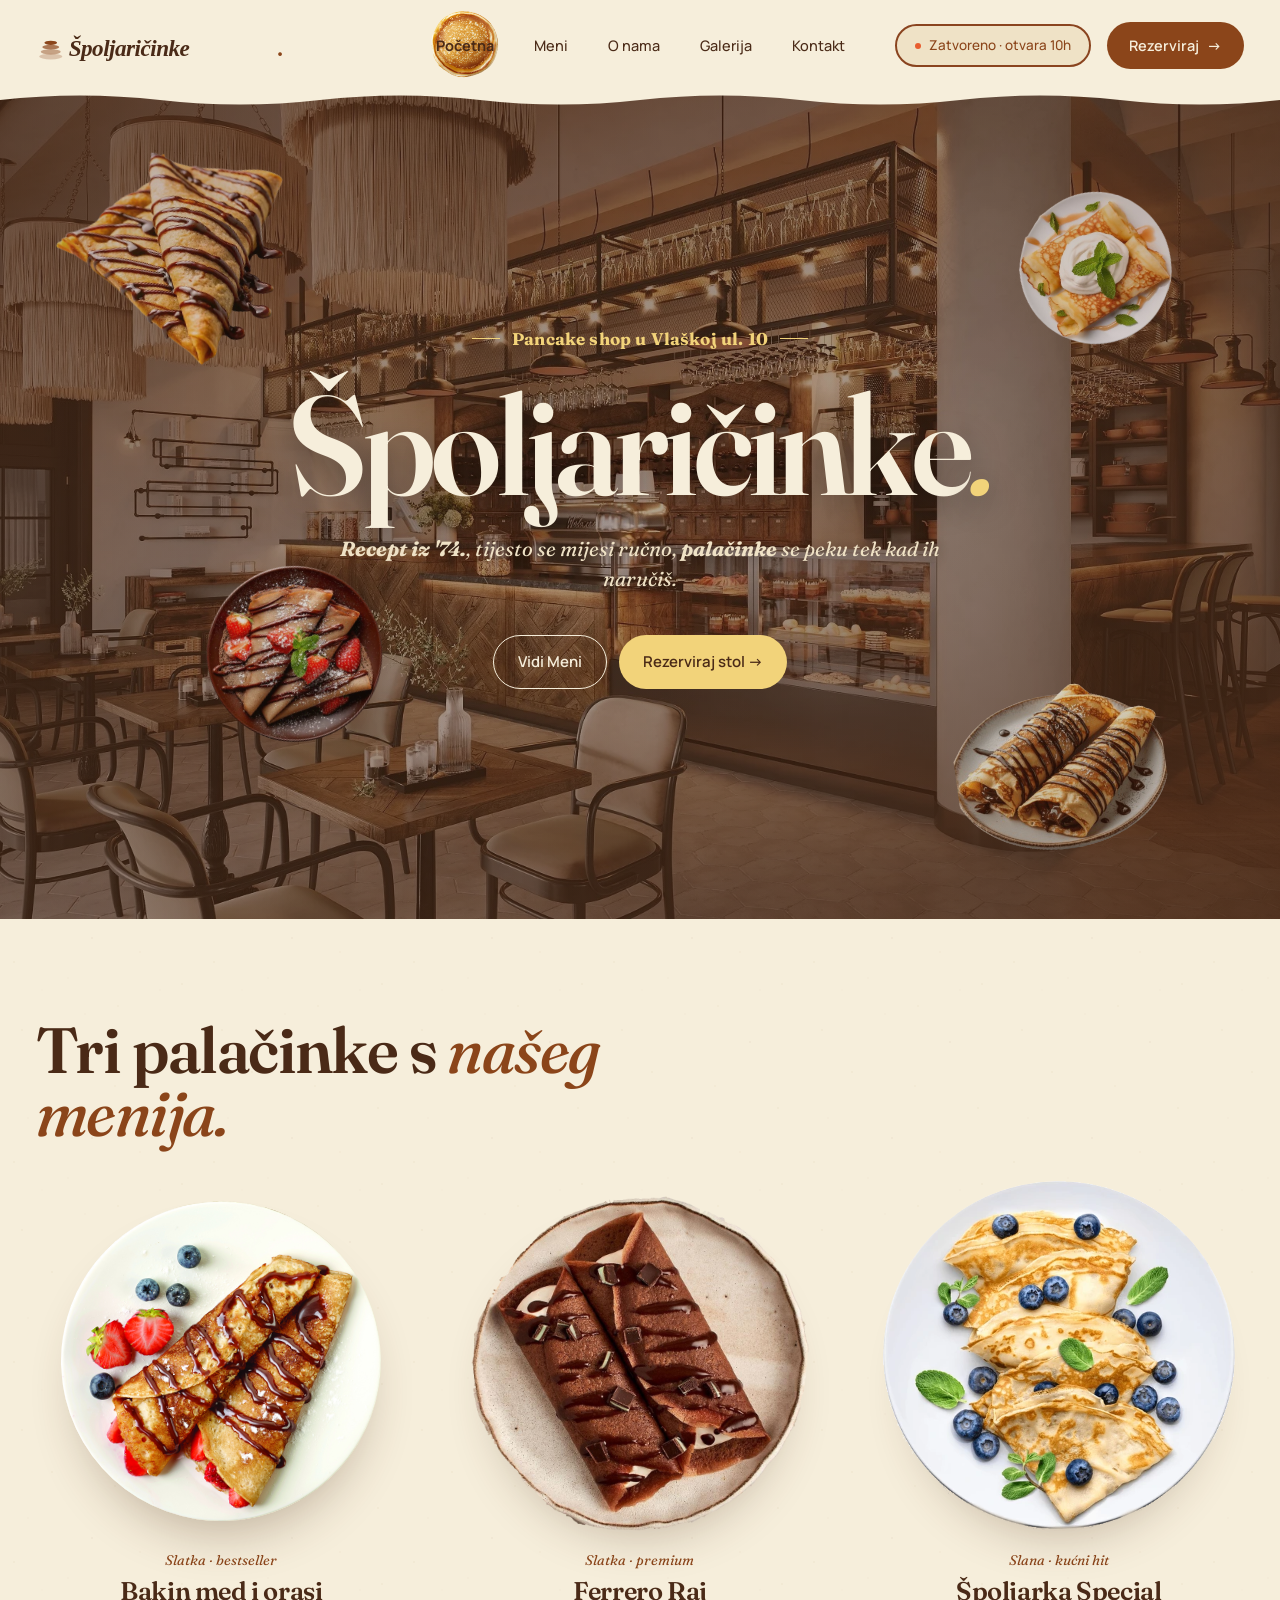
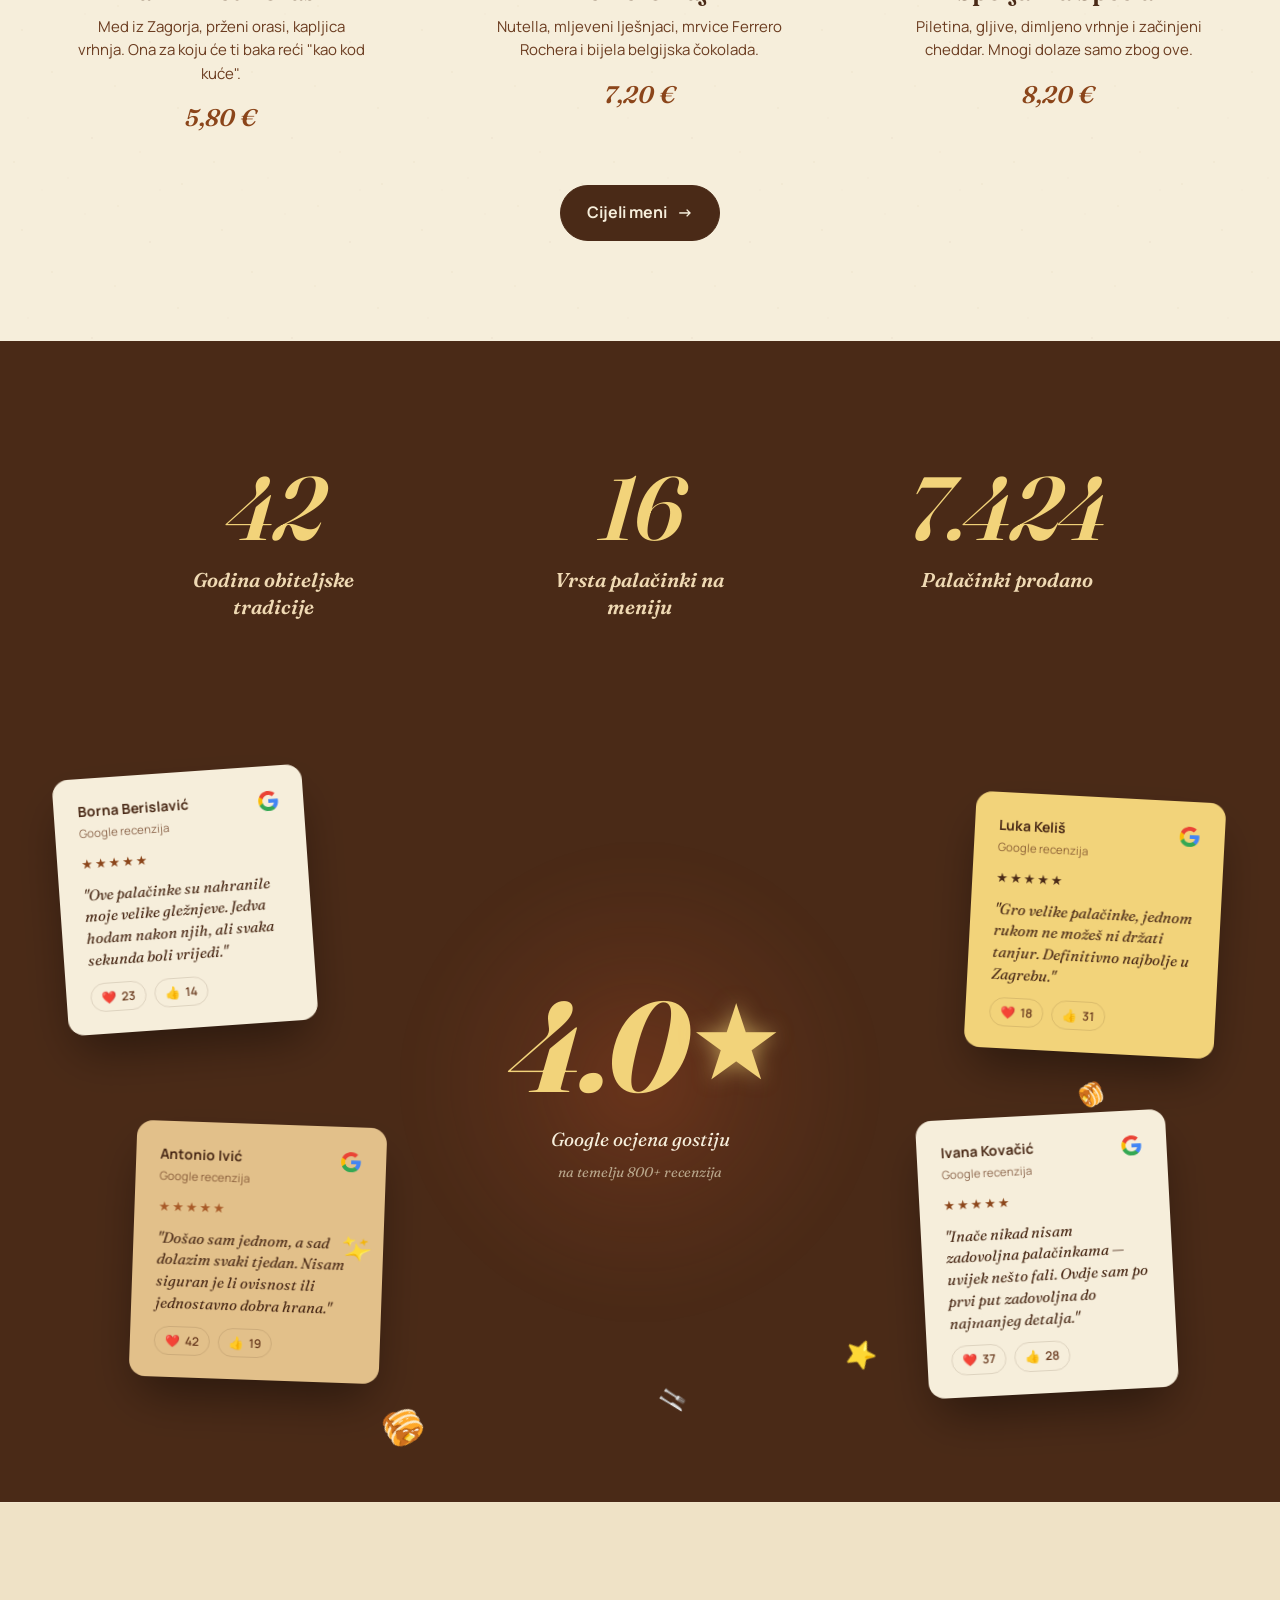
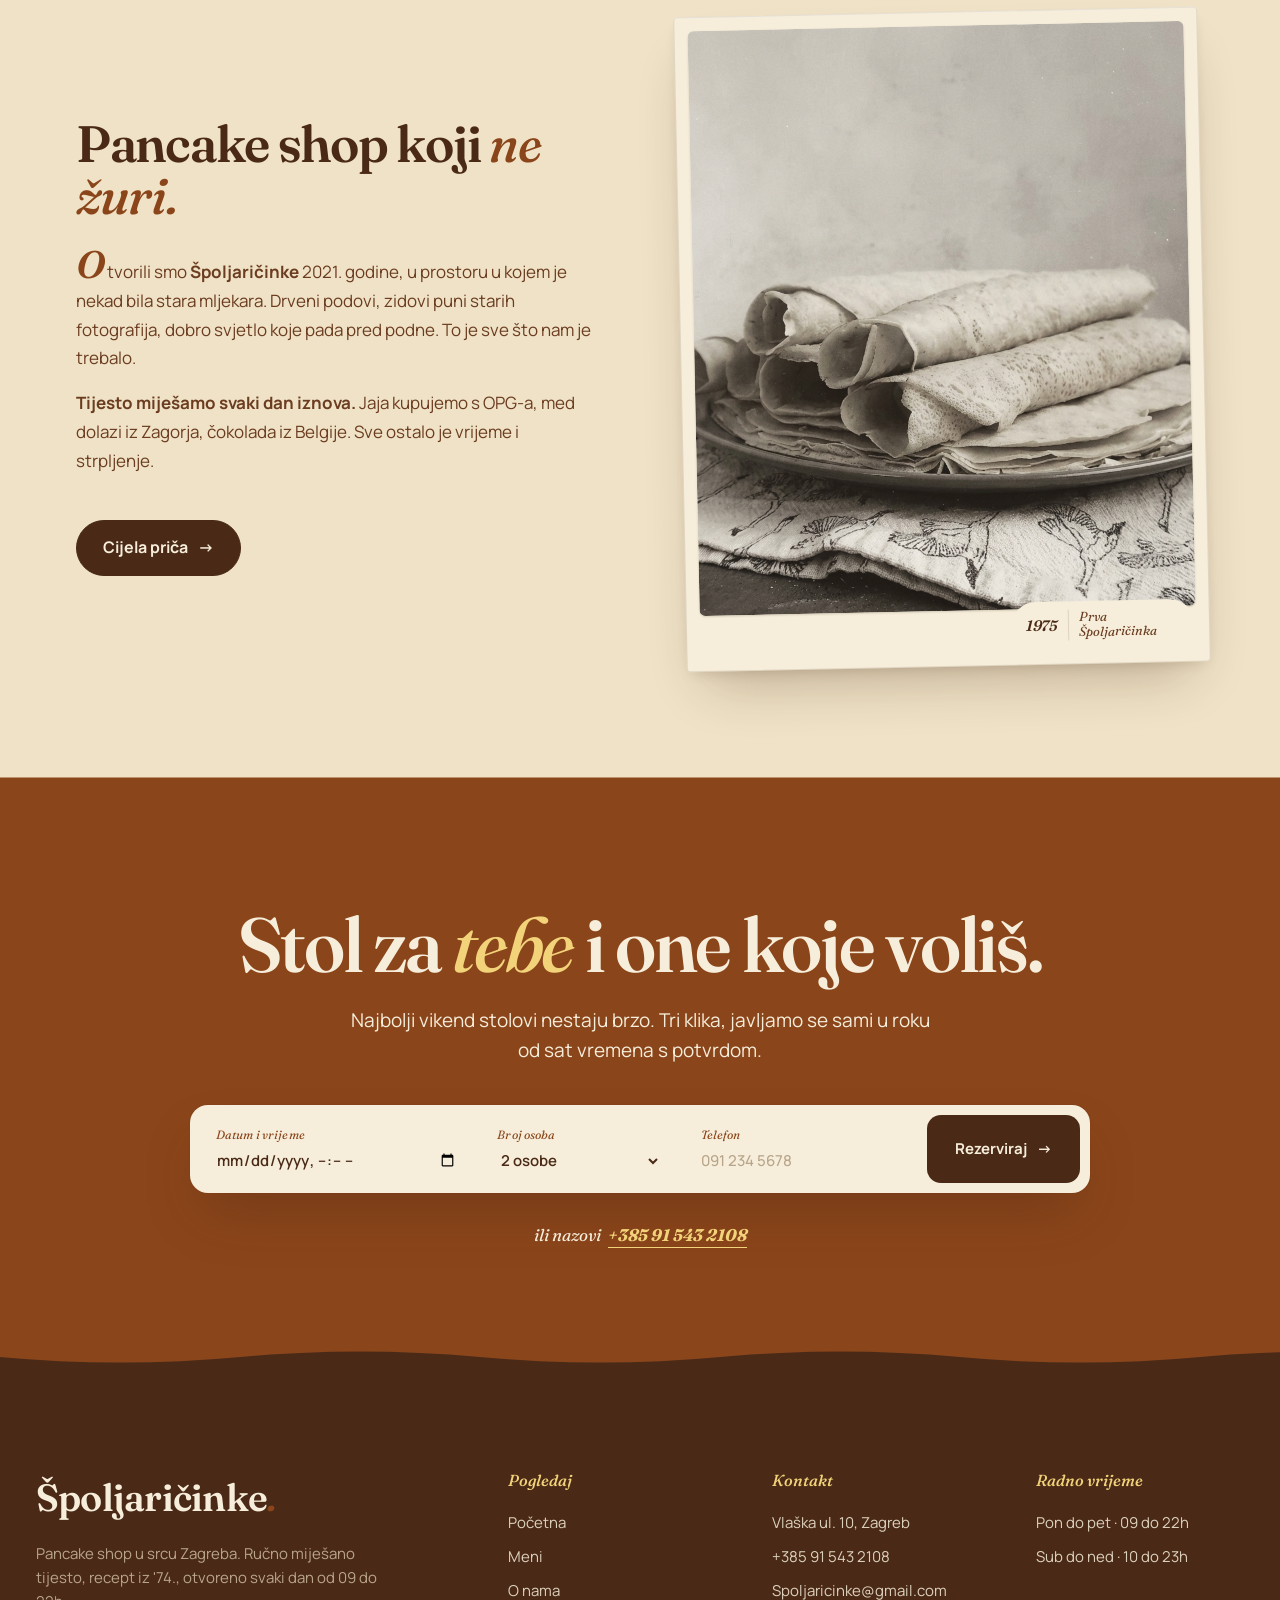
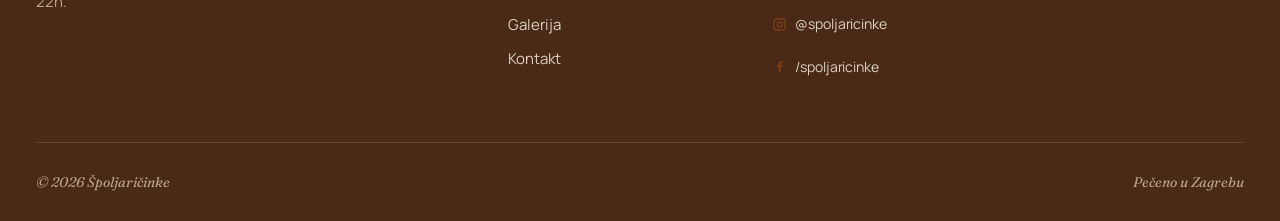
<file: index.html>
<!DOCTYPE html>
<html lang="hr">
<head>
  <meta charset="UTF-8" />
  <meta name="viewport" content="width=device-width, initial-scale=1.0" />
  <title>Špoljaričinke · Pancake shop u Vlaškoj ul. 10, Zagreb</title>
  <link rel="icon" type="image/png" href="slike/navbar_selector.png">
  <link rel="apple-touch-icon" href="slike/navbar_selector.png">
  <meta name="description" content="Špoljaričinke – pancake shop u Vlaškoj ul. 10, Zagreb. Slatke i slane palačinke, recept iz 1974., tijesto ručno miješano svaki dan. Rezerviraj stol online.">
  <meta name="keywords" content="palačinke Zagreb, pancake shop Zagreb, Špoljaričinke, Vlaška ulica Zagreb, domaće palačinke, slatke palačinke, slane palačinke">
  <meta name="author" content="Špoljaričinke">
  <meta name="robots" content="index, follow">
  <meta property="og:type" content="website">
  <meta property="og:site_name" content="Špoljaričinke">
  <meta property="og:title" content="Špoljaričinke · Pancake shop u Vlaškoj ul. 10, Zagreb">
  <meta property="og:description" content="Slatke i slane palačinke, recept iz 1974. Tijesto ručno miješano svaki dan. Dođi u Vlašku ul. 10, Zagreb – rezerviraj stol online.">
  <meta property="og:image" content="slike/hero-bg.webp">
  <meta property="og:locale" content="hr_HR">
  <meta name="twitter:card" content="summary_large_image">
  <meta name="twitter:title" content="Špoljaričinke · Pancake shop Zagreb">
  <meta name="twitter:description" content="Slatke i slane palačinke, recept iz 1974. Rezerviraj stol u Vlaškoj ul. 10, Zagreb.">
  <meta name="twitter:image" content="slike/hero-bg.webp">
  <link rel="preconnect" href="https://fonts.googleapis.com">
  <link rel="preconnect" href="https://fonts.gstatic.com" crossorigin>
  <link href="https://fonts.googleapis.com/css2?family=Caveat:wght@400;700&family=Manrope:wght@400;500;600;700&family=Fraunces:ital,opsz,wght@0,9..144,400;0,9..144,500;0,9..144,600;0,9..144,700;1,9..144,500;1,9..144,600&display=swap" rel="stylesheet">
  <link rel="stylesheet" href="style.css" />
  <script type="application/ld+json">
  {
    "@context": "https://schema.org",
    "@type": "Restaurant",
    "name": "Špoljaričinke",
    "description": "Pancake shop u Vlaškoj ul. 10, Zagreb. Slatke i slane palačinke, recept iz 1974., tijesto ručno miješano svaki dan.",
    "url": "https://www.spoljaricinke.hr",
    "email": "Spoljaricinke@gmail.com",
    "telephone": "+385915432108",
    "address": {
      "@type": "PostalAddress",
      "streetAddress": "Vlaška ul. 10",
      "addressLocality": "Zagreb",
      "postalCode": "10000",
      "addressCountry": "HR"
    },
    "openingHoursSpecification": [
      {
        "@type": "OpeningHoursSpecification",
        "dayOfWeek": ["Monday","Tuesday","Wednesday","Thursday","Friday"],
        "opens": "09:00",
        "closes": "22:00"
      },
      {
        "@type": "OpeningHoursSpecification",
        "dayOfWeek": ["Saturday","Sunday"],
        "opens": "10:00",
        "closes": "23:00"
      }
    ],
    "servesCuisine": ["Palačinke", "Croatian"],
    "priceRange": "€€",
    "image": "slike/hero-bg.webp",
    "aggregateRating": {
      "@type": "AggregateRating",
      "ratingValue": "4.9",
      "reviewCount": "800"
    },
    "sameAs": [
      "https://instagram.com/spoljaricinke",
      "https://facebook.com/spoljaricinke"
    ]
  }
  </script>
</head>
<body>

  <div class="fork-cursor" aria-hidden="true">🍴</div>

  <nav class="main">
    <a href="index.html" class="brand"><img src="slike/logo.svg" alt="Špoljaričinke" class="brand-logo" title="Špoljaričinke – Pancake shop, Vlaška ul. 10, Zagreb"></a>
    <ul class="menu">
      <li><a href="index.html" class="on">Početna</a></li>
      <li><a href="meni.html">Meni</a></li>
      <li><a href="o-nama.html">O nama</a></li>
      <li><a href="galerija.html">Galerija</a></li>
      <li><a href="kontakt.html">Kontakt</a></li>
    </ul>
    <div class="nav-right">
      <span class="nav-status"><span class="dot"></span><span class="status-text">Otvaranje · 9h · Zatvaranje · 22h</span></span>
      <a href="kontakt.html" class="book">Rezerviraj <span class="arr">→</span></a>
      <button class="hamburger" id="hamburger" aria-label="Otvori izbornik" aria-expanded="false"><span></span><span></span></button>
    </div>
  </nav>
  <div class="mobile-nav" id="mobile-nav" aria-hidden="true">
    <nav class="mobile-nav-links">
      <a href="index.html">Početna</a>
      <a href="meni.html">Meni</a>
      <a href="o-nama.html">O nama</a>
      <a href="galerija.html">Galerija</a>
      <a href="kontakt.html">Kontakt</a>
    </nav>
    <a href="kontakt.html" class="btn mobile-nav-cta">Rezerviraj stol →</a>
    <span class="mobile-nav-status"><span class="dot"></span><span class="status-text">Otvaranje · 9h · Zatvaranje · 22h</span></span>
  </div>

  <!-- HERO — centered spread -->
  <header class="hero">
    <img class="float p1" src="slike/hero-pg1.png" alt="">
    <img class="float p2" src="slike/hero-pg2.png" alt="">
    <img class="float p3" src="slike/hero-pg3.png" alt="">
    <img class="float p4" src="slike/hero-pg4.png" alt="">

    <div class="hero-content">
      <span class="hero-eyebrow">Pancake shop u Vlaškoj ul. 10</span>
      <h1 class="hero-title">Špoljaričinke<i>.</i></h1>
      <p class="hero-sub"><strong>Recept iz '74.</strong>, tijesto se mijesi ručno, <strong>palačinke</strong> se peku tek kad ih naručiš.</p>
      <div class="hero-actions">
        <a href="meni.html" class="btn btn-ghost">Vidi Meni</a>
        <a href="kontakt.html" class="btn btn-primary">Rezerviraj stol →</a>
      </div>
    </div>
  </header>

  <main>

  <!-- TODAY (3 featured dishes) -->
  <section class="today">
    <div class="section-head fade-up">
      <h2>Tri palačinke s <i>našeg menija.</i></h2>
    </div>

    <div class="plates fade-up">
      <article class="plate">
        <div class="plate-circle">
          <img loading="lazy" class="plate-img" src="slike/palacinka1.png" alt="Bakin med i orasi" title="Bakin med i orasi – bestseller palačinka s medom iz Zagorja">
        </div>
        <span class="plate-cat">Slatka · bestseller</span>
        <h3 class="plate-name">Bakin med i orasi</h3>
        <p class="plate-desc">Med iz Zagorja, prženi orasi, kapljica vrhnja. Ona za koju će ti baka reći "kao kod kuće".</p>
        <span class="plate-price">5,80 €</span>
      </article>

      <article class="plate">
        <div class="plate-circle">
          <img loading="lazy" class="plate-img" src="slike/palacinka2.png" alt="Ferrero Raj" title="Ferrero Raj – premium slatka palačinka s Nutellom i lješnjacima">
        </div>
        <span class="plate-cat">Slatka · premium</span>
        <h3 class="plate-name">Ferrero Raj</h3>
        <p class="plate-desc">Nutella, mljeveni lješnjaci, mrvice Ferrero Rochera i bijela belgijska čokolada.</p>
        <span class="plate-price">7,20 €</span>
      </article>

      <article class="plate">
        <div class="plate-circle">
          <img loading="lazy" class="plate-img" src="slike/PALACINKA3.png" alt="Špoljarka Special" title="Špoljarka Special – slana palačinka s piletinom, gljivama i cheddarom">
        </div>
        <span class="plate-cat">Slana · kućni hit</span>
        <h3 class="plate-name">Špoljarka Special</h3>
        <p class="plate-desc">Piletina, gljive, dimljeno vrhnje i začinjeni cheddar. Mnogi dolaze samo zbog ove.</p>
        <span class="plate-price">8,20 €</span>
      </article>
    </div>

    <div class="today-foot fade-up">
      <a href="meni.html" class="see-all">Cijeli meni <span>→</span></a>
    </div>
  </section>

  <!-- STATS + RATING COLLAGE -->
  <section class="stats">
    <div class="stats-inner">
      <div class="stat fade-up">
        <span class="stat-num" id="stat-years">52</span>
        <span class="stat-label">Godina obiteljske tradicije</span>
      </div>
      <div class="stat fade-up">
        <span class="stat-num" id="stat-types">14</span>
        <span class="stat-label">Vrsta palačinki na meniju</span>
      </div>
      <div class="stat fade-up">
        <span class="stat-num counter" id="counter" data-start="40127">40.127</span>
        <span class="stat-label">Palačinki prodano</span>
      </div>
    </div>

    <div class="rating-block" id="rating-block">
      <div class="review review-1" data-rot="-4">
        <div class="rev-header">
          <div><span class="reviewer">Borna Berislavić</span><span class="rev-source">Google recenzija</span></div>
          <svg class="rev-g" viewBox="0 0 24 24" xmlns="http://www.w3.org/2000/svg"><path d="M22.56 12.25c0-.78-.07-1.53-.2-2.25H12v4.26h5.92c-.26 1.37-1.04 2.53-2.21 3.31v2.77h3.57c2.08-1.92 3.28-4.74 3.28-8.09z" fill="#4285F4"/><path d="M12 23c2.97 0 5.46-.98 7.28-2.66l-3.57-2.77c-.98.66-2.23 1.06-3.71 1.06-2.86 0-5.29-1.93-6.16-4.53H2.18v2.84C3.99 20.53 7.7 23 12 23z" fill="#34A853"/><path d="M5.84 14.09c-.22-.66-.35-1.36-.35-2.09s.13-1.43.35-2.09V7.07H2.18C1.43 8.55 1 10.22 1 12s.43 3.45 1.18 4.93l2.85-2.22.81-.62z" fill="#FBBC05"/><path d="M12 5.38c1.62 0 3.06.56 4.21 1.64l3.15-3.15C17.45 2.09 14.97 1 12 1 7.7 1 3.99 3.47 2.18 7.07l3.66 2.84c.87-2.6 3.3-4.53 6.16-4.53z" fill="#EA4335"/></svg>
        </div>
        <div class="stars">★★★★★</div>
        <p>"Ove palačinke su nahranile moje velike gležnjeve. Jedva hodam nakon njih, ali svaka sekunda boli vrijedi."</p>
        <div class="rev-reactions">
          <button class="rev-react" aria-label="Sviđa mi se">❤️ <span>23</span></button>
          <button class="rev-react" aria-label="Korisno">👍 <span>14</span></button>
        </div>
      </div>
      <div class="review review-2" data-rot="3">
        <div class="rev-header">
          <div><span class="reviewer">Luka Keliš</span><span class="rev-source">Google recenzija</span></div>
          <svg class="rev-g" viewBox="0 0 24 24" xmlns="http://www.w3.org/2000/svg"><path d="M22.56 12.25c0-.78-.07-1.53-.2-2.25H12v4.26h5.92c-.26 1.37-1.04 2.53-2.21 3.31v2.77h3.57c2.08-1.92 3.28-4.74 3.28-8.09z" fill="#4285F4"/><path d="M12 23c2.97 0 5.46-.98 7.28-2.66l-3.57-2.77c-.98.66-2.23 1.06-3.71 1.06-2.86 0-5.29-1.93-6.16-4.53H2.18v2.84C3.99 20.53 7.7 23 12 23z" fill="#34A853"/><path d="M5.84 14.09c-.22-.66-.35-1.36-.35-2.09s.13-1.43.35-2.09V7.07H2.18C1.43 8.55 1 10.22 1 12s.43 3.45 1.18 4.93l2.85-2.22.81-.62z" fill="#FBBC05"/><path d="M12 5.38c1.62 0 3.06.56 4.21 1.64l3.15-3.15C17.45 2.09 14.97 1 12 1 7.7 1 3.99 3.47 2.18 7.07l3.66 2.84c.87-2.6 3.3-4.53 6.16-4.53z" fill="#EA4335"/></svg>
        </div>
        <div class="stars">★★★★★</div>
        <p>"Gro velike palačinke, jednom rukom ne možeš ni držati tanjur. Definitivno najbolje u Zagrebu."</p>
        <div class="rev-reactions">
          <button class="rev-react" aria-label="Sviđa mi se">❤️ <span>18</span></button>
          <button class="rev-react" aria-label="Korisno">👍 <span>31</span></button>
        </div>
      </div>

      <div class="rating-center">
        <span class="rating-num"><span id="rating-value">0.0</span><span class="star">★</span></span>
        <div class="rating-label">Google ocjena gostiju</div>
        <div class="rating-sub">na temelju 800+ recenzija</div>
      </div>

      <div class="review review-3" data-rot="2">
        <div class="rev-header">
          <div><span class="reviewer">Antonio Ivić</span><span class="rev-source">Google recenzija</span></div>
          <svg class="rev-g" viewBox="0 0 24 24" xmlns="http://www.w3.org/2000/svg"><path d="M22.56 12.25c0-.78-.07-1.53-.2-2.25H12v4.26h5.92c-.26 1.37-1.04 2.53-2.21 3.31v2.77h3.57c2.08-1.92 3.28-4.74 3.28-8.09z" fill="#4285F4"/><path d="M12 23c2.97 0 5.46-.98 7.28-2.66l-3.57-2.77c-.98.66-2.23 1.06-3.71 1.06-2.86 0-5.29-1.93-6.16-4.53H2.18v2.84C3.99 20.53 7.7 23 12 23z" fill="#34A853"/><path d="M5.84 14.09c-.22-.66-.35-1.36-.35-2.09s.13-1.43.35-2.09V7.07H2.18C1.43 8.55 1 10.22 1 12s.43 3.45 1.18 4.93l2.85-2.22.81-.62z" fill="#FBBC05"/><path d="M12 5.38c1.62 0 3.06.56 4.21 1.64l3.15-3.15C17.45 2.09 14.97 1 12 1 7.7 1 3.99 3.47 2.18 7.07l3.66 2.84c.87-2.6 3.3-4.53 6.16-4.53z" fill="#EA4335"/></svg>
        </div>
        <div class="stars">★★★★★</div>
        <p>"Došao sam jednom, a sad dolazim svaki tjedan. Nisam siguran je li ovisnost ili jednostavno dobra hrana."</p>
        <div class="rev-reactions">
          <button class="rev-react" aria-label="Sviđa mi se">❤️ <span>42</span></button>
          <button class="rev-react" aria-label="Korisno">👍 <span>19</span></button>
        </div>
      </div>
      <div class="review review-4" data-rot="-3">
        <div class="rev-header">
          <div><span class="reviewer">Ivana Kovačić</span><span class="rev-source">Google recenzija</span></div>
          <svg class="rev-g" viewBox="0 0 24 24" xmlns="http://www.w3.org/2000/svg"><path d="M22.56 12.25c0-.78-.07-1.53-.2-2.25H12v4.26h5.92c-.26 1.37-1.04 2.53-2.21 3.31v2.77h3.57c2.08-1.92 3.28-4.74 3.28-8.09z" fill="#4285F4"/><path d="M12 23c2.97 0 5.46-.98 7.28-2.66l-3.57-2.77c-.98.66-2.23 1.06-3.71 1.06-2.86 0-5.29-1.93-6.16-4.53H2.18v2.84C3.99 20.53 7.7 23 12 23z" fill="#34A853"/><path d="M5.84 14.09c-.22-.66-.35-1.36-.35-2.09s.13-1.43.35-2.09V7.07H2.18C1.43 8.55 1 10.22 1 12s.43 3.45 1.18 4.93l2.85-2.22.81-.62z" fill="#FBBC05"/><path d="M12 5.38c1.62 0 3.06.56 4.21 1.64l3.15-3.15C17.45 2.09 14.97 1 12 1 7.7 1 3.99 3.47 2.18 7.07l3.66 2.84c.87-2.6 3.3-4.53 6.16-4.53z" fill="#EA4335"/></svg>
        </div>
        <div class="stars">★★★★★</div>
        <p>"Inače nikad nisam zadovoljna palačinkama — uvijek nešto fali. Ovdje sam po prvi put zadovoljna do najmanjeg detalja."</p>
        <div class="rev-reactions">
          <button class="rev-react" aria-label="Sviđa mi se">❤️ <span>37</span></button>
          <button class="rev-react" aria-label="Korisno">👍 <span>28</span></button>
        </div>
      </div>
    </div>
  </section>

  <!-- STORY PREVIEW -->
  <section class="story">
    <div class="story-text fade-up">
      <h2>Pancake shop koji <i>ne žuri.</i></h2>
      <p>Otvorili smo <strong>Špoljaričinke</strong> 2021. godine, u prostoru u kojem je nekad bila stara mljekara. Drveni podovi, zidovi puni starih fotografija, dobro svjetlo koje pada pred podne. To je sve što nam je trebalo.</p>
      <p><strong>Tijesto miješamo svaki dan iznova.</strong> Jaja kupujemo s OPG-a, med dolazi iz Zagorja, čokolada iz Belgije. Sve ostalo je vrijeme i strpljenje.</p>
      <a href="o-nama.html" class="see-all story-cta">Cijela priča <span>→</span></a>
    </div>

    <div class="story-media fade-up">
      <div class="story-photo">
        <img src="slike/prva-palacinka.png" alt="Prva Špoljaričinka, 1975." title="Prva Špoljaričinka – obiteljski recept iz 1974." style="width:100%;height:100%;object-fit:cover;border-radius:6px;">
        <div class="photo-stamp" aria-hidden="true">
          <span class="stamp-year">1975</span>
          <span class="stamp-label">Prva Špoljaričinka</span>
        </div>
      </div>
    </div>
  </section>

  <!-- CTA — inline reservation -->
  <section class="cta">
    <div class="cta-inner">

      <h2 class="fade-up">Stol za <i>tebe</i> i one koje voliš.</h2>
      <p class="fade-up">Najbolji vikend stolovi nestaju brzo. Tri klika, javljamo se sami u roku od sat vremena s potvrdom.</p>

      <form class="quick-form fade-up" onsubmit="handleQuickBook(event)" novalidate>
        <div class="qf-row">
          <div class="qf-field">
            <label for="qf-date">Datum i vrijeme</label>
            <input type="datetime-local" id="qf-date" required>
          </div>
          <div class="qf-field">
            <label for="qf-people">Broj osoba</label>
            <select id="qf-people">
              <option>1 osoba</option>
              <option selected>2 osobe</option>
              <option>3 osobe</option>
              <option>4 osobe</option>
              <option>5+ osoba</option>
            </select>
          </div>
          <div class="qf-field">
            <label for="qf-phone">Telefon</label>
            <input type="tel" id="qf-phone" placeholder="091 234 5678" required>
          </div>
          <button type="submit" class="qf-submit">
            Rezerviraj
            <span class="qf-arr" aria-hidden="true">→</span>
          </button>
        </div>
        <div class="qf-success" role="status" aria-live="polite">
          ✓ Hvala! Javljamo ti se uskoro s potvrdom.
        </div>
      </form>

      <div class="cta-alt fade-up">
        ili nazovi <a href="tel:+385915432108">+385 91 543 2108</a>
      </div>
    </div>
  </section>

  </main>

  <!-- FOOTER -->
  <footer>
    <div class="foot-grid">
      <div>
        <div class="foot-brand">Špoljaričinke<i>.</i></div>
        <p class="foot-tag">Pancake shop u srcu Zagreba. Ručno miješano tijesto, recept iz '74., otvoreno svaki dan od 09 do 22h.</p>
      </div>
      <div class="foot-col">
        <h4>Pogledaj</h4>
        <a href="index.html">Početna</a>
        <a href="meni.html">Meni</a>
        <a href="o-nama.html">O nama</a>
        <a href="galerija.html">Galerija</a>
        <a href="kontakt.html">Kontakt</a>
      </div>
      <div class="foot-col">
        <h4>Kontakt</h4>
        <p>Vlaška ul. 10, Zagreb</p>
        <p>+385 91 543 2108</p>
        <a href="mailto:Spoljaricinke@gmail.com">Spoljaricinke@gmail.com</a>
        <div class="socials">
          <a href="https://instagram.com/spoljaricinke" target="_blank" rel="noopener" class="social">
            <svg viewBox="0 0 24 24" fill="none" stroke="currentColor" stroke-width="1.7" stroke-linecap="round" stroke-linejoin="round" aria-hidden="true"><rect x="3" y="3" width="18" height="18" rx="5"/><circle cx="12" cy="12" r="4"/><circle cx="17.5" cy="6.5" r="0.6" fill="currentColor" stroke="none"/></svg>
            <span>@spoljaricinke</span>
          </a>
          <a href="https://facebook.com/spoljaricinke" target="_blank" rel="noopener" class="social">
            <svg viewBox="0 0 24 24" fill="currentColor" aria-hidden="true"><path d="M13.5 21v-8h2.7l.4-3.1h-3.1V7.9c0-.9.25-1.5 1.55-1.5H17V3.6c-.3-.04-1.25-.13-2.36-.13-2.34 0-3.94 1.43-3.94 4.06v2.27H8v3.1h2.7V21h2.8z"/></svg>
            <span>/spoljaricinke</span>
          </a>
        </div>
      </div>
      <div class="foot-col">
        <h4>Radno vrijeme</h4>
        <p>Pon do pet · 09 do 22h</p>
        <p>Sub do ned · 10 do 23h</p>
      </div>
    </div>
    <div class="foot-bottom">
      <span>© 2026 Špoljaričinke</span>
      <span>Pečeno u Zagrebu</span>
    </div>
  </footer>

  <script>
    // Fork cursor — 1:1 follow + pop animation on plate enter
    (function () {
      const fork = document.querySelector('.fork-cursor');
      const plates = document.querySelectorAll('.plate-circle');
      if (!fork || !plates.length) return;

      function setPos(x, y) {
        fork.style.transform = `translate(${x}px, ${y}px) translate(-50%, -55%)`;
      }

      document.addEventListener('mousemove', (e) => setPos(e.clientX, e.clientY));

      plates.forEach(plate => {
        plate.addEventListener('mouseenter', (e) => {
          setPos(e.clientX, e.clientY);
          fork.classList.add('active');
        });
        plate.addEventListener('mouseleave', () => fork.classList.remove('active'));
      });
    })();

    // Inline reservation form submit
    function handleQuickBook(e) {
      e.preventDefault();
      const form = e.target;
      const success = form.querySelector('.qf-success');
      const date = form.querySelector('#qf-date');
      const phone = form.querySelector('#qf-phone');

      if (!date.value || !phone.value) {
        if (!date.value) date.focus();
        else phone.focus();
        return;
      }

      success.classList.add('show');
      form.querySelector('.qf-submit').disabled = true;
      form.querySelector('.qf-submit').textContent = '✓ Poslano';

      setTimeout(() => {
        form.reset();
        success.classList.remove('show');
        const btn = form.querySelector('.qf-submit');
        btn.disabled = false;
        btn.innerHTML = 'Rezerviraj <span class="qf-arr" aria-hidden="true">→</span>';
      }, 4500);
    }

    // Scroll reveals
    const io = new IntersectionObserver((entries) => {
      entries.forEach(e => {
        if (e.isIntersecting) {
          e.target.classList.add('in');
          io.unobserve(e.target);
        }
      });
    }, { threshold: 0.12, rootMargin: '0px 0px -60px 0px' });
    document.querySelectorAll('.fade-up').forEach(el => io.observe(el));

    // Rating count-up + reviews explode from center
    (function () {
      const ratingBlock = document.getElementById('rating-block');
      if (!ratingBlock) return;
      const reduced = window.matchMedia('(prefers-reduced-motion: reduce)').matches;

      function animateRating() {
        const el = document.getElementById('rating-value');
        if (!el) return;
        if (reduced) { el.textContent = '4.9'; return; }
        const target = 4.9;
        const duration = 1600;
        const start = performance.now();
        function step(now) {
          const t = Math.min((now - start) / duration, 1);
          const eased = 1 - Math.pow(1 - t, 3);
          el.textContent = (target * eased).toFixed(1);
          if (t < 1) requestAnimationFrame(step);
          else el.textContent = target.toFixed(1);
        }
        requestAnimationFrame(step);
      }

      function explode() {
        const center = ratingBlock.querySelector('.rating-center');
        const reviews = ratingBlock.querySelectorAll('.review');
        if (reduced) {
          reviews.forEach(r => {
            const rot = r.dataset.rot || 0;
            r.style.transform = `rotate(${rot}deg)`;
            r.style.opacity = '1';
            r.classList.add('placed');
          });
          return;
        }
        const centerRect = center.getBoundingClientRect();
        const cx = centerRect.left + centerRect.width / 2;
        const cy = centerRect.top + centerRect.height / 2;

        reviews.forEach((review, i) => {
          const r = review.getBoundingClientRect();
          const rx = r.left + r.width / 2;
          const ry = r.top + r.height / 2;
          const dx = cx - rx;
          const dy = cy - ry;
          const rot = review.dataset.rot || 0;

          // Initial: at center, scale 0, no rotation
          review.style.transition = 'none';
          review.style.transform = `translate(${dx}px, ${dy}px) scale(0.2) rotate(0deg)`;
          review.style.opacity = '0';
          void review.offsetWidth;

          // Trigger explode after stagger
          setTimeout(() => {
            review.style.transition =
              'transform 1100ms cubic-bezier(0.34, 1.42, 0.56, 1), opacity 480ms ease-out';
            review.style.transform = `translate(0, 0) scale(1) rotate(${rot}deg)`;
            review.style.opacity = '1';
            setTimeout(() => {
              review.classList.add('placed');
              review.style.transition = '';
              review.style.transform = `rotate(${rot}deg)`;
            }, 1120);
          }, 220 + i * 90);
        });

        // Emoji burst
        const emojis = ['🥞','❤️','⭐','🍴','🥞','✨','❤️','🍴','⭐','🥞','✨','🍴'];
        emojis.forEach((emoji, i) => {
          const el = document.createElement('span');
          el.className = 'emoji-particle';
          el.textContent = emoji;
          ratingBlock.appendChild(el);

          const angle = (i / emojis.length) * 360 + (Math.random() * 24 - 12);
          const dist  = 280 + Math.random() * 200;
          const rad   = angle * Math.PI / 180;
          const tx    = Math.cos(rad) * dist;
          const ty    = Math.sin(rad) * dist;
          const rot   = Math.random() * 360 - 180;
          const scale = 0.7 + Math.random() * 0.7;
          const delay = 280 + i * 55 + Math.random() * 80;
          const dur   = 700 + Math.random() * 400;

          el.style.transition = 'none';
          el.style.transform  = 'translate(-50%, -50%) scale(0)';
          el.style.opacity    = '0';
          void el.offsetWidth;

          setTimeout(() => {
            el.style.transition = `transform ${dur}ms cubic-bezier(0.22,1,0.36,1), opacity 280ms ease-out`;
            el.style.transform  = `translate(calc(-50% + ${tx}px), calc(-50% + ${ty}px)) scale(${scale}) rotate(${rot}deg)`;
            el.style.opacity    = '1';
            setTimeout(() => {
              el.style.transition = 'opacity 500ms ease-out';
              el.style.opacity    = '0';
              setTimeout(() => el.remove(), 550);
            }, dur + 600 + Math.random() * 300);
          }, delay);
        });
      }

      const ratingObserver = new IntersectionObserver((entries) => {
        entries.forEach(e => {
          if (e.isIntersecting) {
            animateRating();
            explode();
            ratingObserver.disconnect();
          }
        });
      }, { threshold: 0.25 });

      ratingObserver.observe(ratingBlock);
    })();

    // Stats — count-up + slot machine + live counter
    (function () {
      const statsSection = document.querySelector('.stats-inner');
      const yearEl    = document.getElementById('stat-years');
      const typeEl    = document.getElementById('stat-types');
      const counterEl = document.getElementById('counter');
      if (!statsSection) return;

      const fmt = x => x.toLocaleString('hr-HR');
      let animated = false;

      function countUp(el, target, duration, format, onDone) {
        const t0 = performance.now();
        function step(now) {
          const t = Math.min((now - t0) / duration, 1);
          const e = 1 - Math.pow(1 - t, 3);
          el.textContent = format ? format(Math.round(target * e)) : Math.round(target * e);
          if (t < 1) requestAnimationFrame(step);
          else { el.textContent = format ? format(target) : target; onDone && onDone(); }
        }
        requestAnimationFrame(step);
      }

      function slotMachine(el, target) {
        const nums   = [47, 8, 31, 23, 7, 16, 29, 19, 11, 17, 13, 12, 14];
        const delays = [60, 60, 65, 65, 70, 75, 85, 100, 130, 175, 230, 320, 500];
        let i = 0;
        function next() {
          el.textContent = nums[i];
          if (++i < nums.length) setTimeout(next, delays[i - 1]);
          else el.textContent = target;
        }
        next();
      }

      function startLiveTick(n) {
        function tick() {
          n += 1;
          counterEl.textContent = fmt(n);
          counterEl.classList.remove('tick');
          void counterEl.offsetWidth;
          counterEl.classList.add('tick');
          setTimeout(tick, 45000 + Math.random() * 60000);
        }
        setTimeout(tick, 12000);
      }

      function animate() {
        if (animated) return;
        animated = true;
        if (yearEl)    { yearEl.textContent = '0'; countUp(yearEl, 52, 1600); }
        if (typeEl)    setTimeout(() => { typeEl.textContent = '0'; slotMachine(typeEl, 14); }, 260);
        if (counterEl) {
          const target = parseInt(counterEl.dataset.start, 10);
          counterEl.textContent = '0';
          setTimeout(() => countUp(counterEl, target, 2400, fmt, () => startLiveTick(target)), 520);
        }
      }

      const ob = new IntersectionObserver(entries => {
        if (entries[0].isIntersecting) { animate(); ob.disconnect(); }
      }, { threshold: 0.4 });
      ob.observe(statsSection);
    })();
  </script>

  <script>
    document.querySelectorAll('.rev-react').forEach(btn => {
      btn.addEventListener('click', () => {
        const count = btn.querySelector('span');
        const active = btn.classList.toggle('active');
        count.textContent = parseInt(count.textContent) + (active ? 1 : -1);
      });
    });
  </script>
  <script src="nav.js"></script>
</body>
</html>
</file>
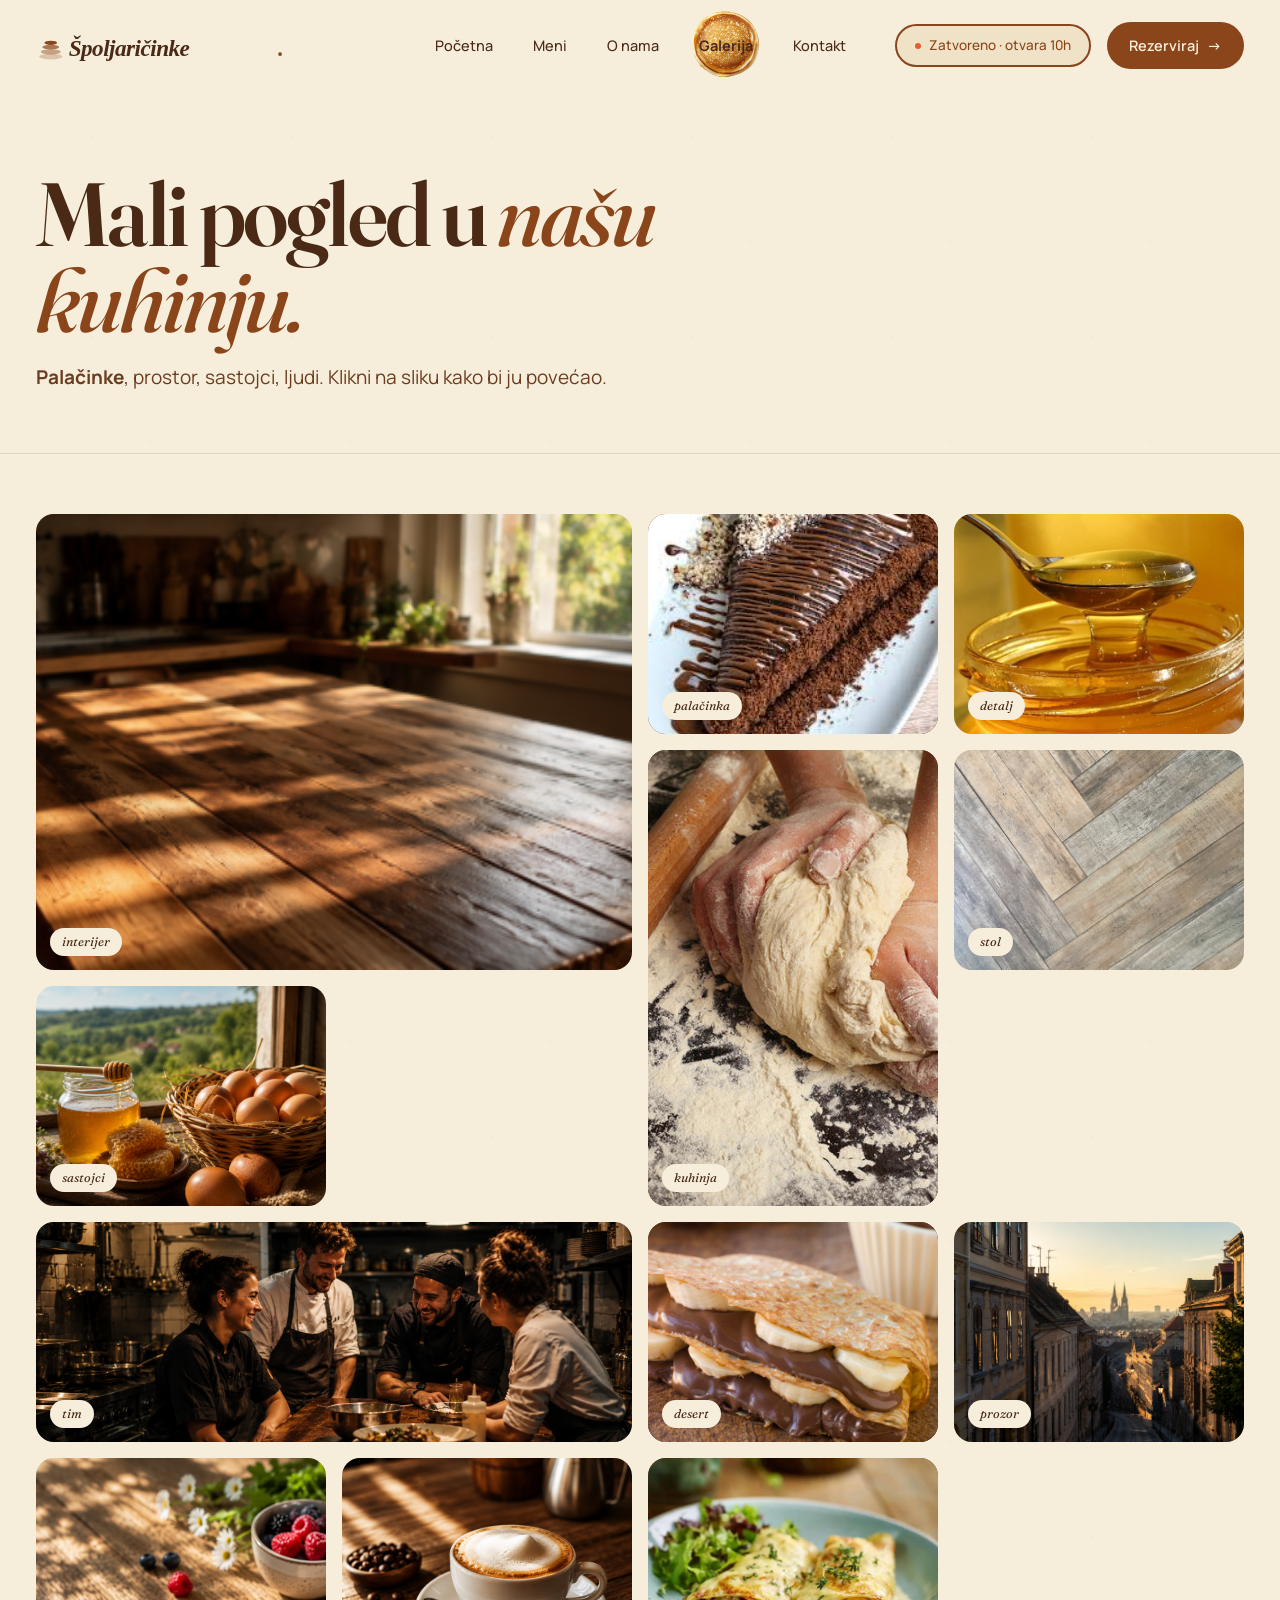
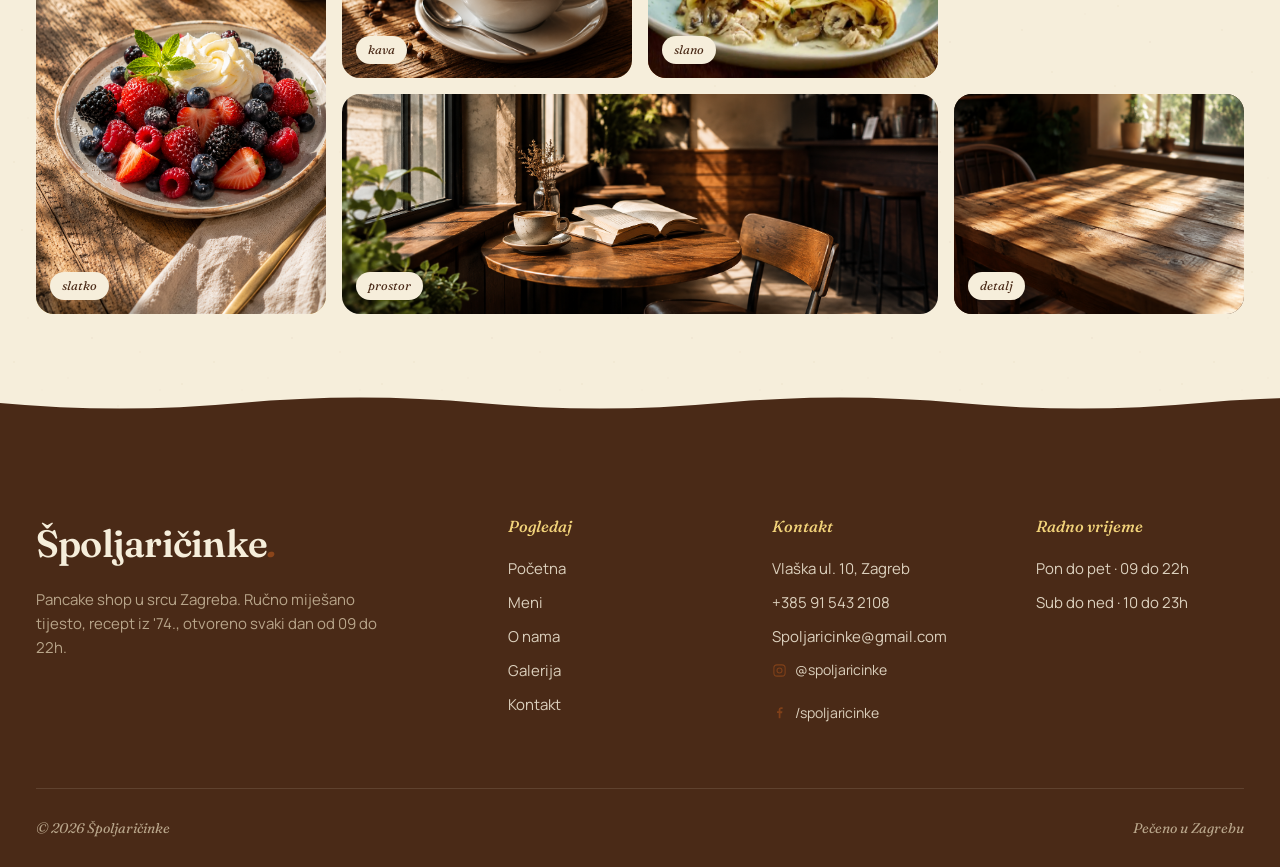
<file: galerija.html>
<!DOCTYPE html>
<html lang="hr">
<head>
  <meta charset="UTF-8" />
  <meta name="viewport" content="width=device-width, initial-scale=1.0" />
  <title>Galerija · Špoljaričinke – palačinke i prostor u Vlaškoj ul. 10</title>
  <link rel="icon" type="image/png" href="slike/navbar_selector.png">
  <link rel="apple-touch-icon" href="slike/navbar_selector.png">
  <meta name="description" content="Galerija Špoljaričinki – palačinke, kuhinja, interijer i detalji. Pogledajte kako izgledaju naše palačinke u Vlaškoj ul. 10, Zagreb.">
  <meta name="keywords" content="galerija palačinke Zagreb, slike palačinki, Špoljaričinke fotografije, interijer palačinkarne Zagreb">
  <meta name="author" content="Špoljaričinke">
  <meta name="robots" content="index, follow">
  <meta property="og:type" content="website">
  <meta property="og:site_name" content="Špoljaričinke">
  <meta property="og:title" content="Galerija · Špoljaričinke – palačinke i prostor">
  <meta property="og:description" content="Palačinke, kuhinja, interijer i detalji – pogledajte kako izgledamo iznutra u Vlaškoj ul. 10, Zagreb.">
  <meta property="og:image" content="slike/gslika1.png">
  <meta property="og:locale" content="hr_HR">
  <meta name="twitter:card" content="summary_large_image">
  <meta name="twitter:title" content="Galerija · Špoljaričinke">
  <meta name="twitter:description" content="Palačinke, kuhinja i interijer – galerija Špoljaričinki u Vlaškoj ul. 10, Zagreb.">
  <meta name="twitter:image" content="slike/gslika1.png">
  <link rel="preconnect" href="https://fonts.googleapis.com">
  <link rel="preconnect" href="https://fonts.gstatic.com" crossorigin>
  <link href="https://fonts.googleapis.com/css2?family=Caveat:wght@400;700&family=Manrope:wght@400;500;600;700&family=Fraunces:ital,opsz,wght@0,9..144,400;0,9..144,500;0,9..144,600;0,9..144,700;1,9..144,500;1,9..144,600&display=swap" rel="stylesheet">
  <link rel="stylesheet" href="style.css" />
</head>
<body>

  <nav class="main">
    <a href="index.html" class="brand"><img src="slike/logo.svg" alt="Špoljaričinke" class="brand-logo" title="Špoljaričinke – Pancake shop, Vlaška ul. 10, Zagreb"></a>
    <ul class="menu">
      <li><a href="index.html">Početna</a></li>
      <li><a href="meni.html">Meni</a></li>
      <li><a href="o-nama.html">O nama</a></li>
      <li><a href="galerija.html" class="on">Galerija</a></li>
      <li><a href="kontakt.html">Kontakt</a></li>
    </ul>
    <div class="nav-right">
      <span class="nav-status"><span class="dot"></span><span class="status-text">Otvaranje · 9h · Zatvaranje · 22h</span></span>
      <a href="kontakt.html" class="book">Rezerviraj <span class="arr">→</span></a>
      <button class="hamburger" id="hamburger" aria-label="Otvori izbornik" aria-expanded="false"><span></span><span></span></button>
    </div>
  </nav>
  <div class="mobile-nav" id="mobile-nav" aria-hidden="true">
    <nav class="mobile-nav-links">
      <a href="index.html">Početna</a>
      <a href="meni.html">Meni</a>
      <a href="o-nama.html">O nama</a>
      <a href="galerija.html">Galerija</a>
      <a href="kontakt.html">Kontakt</a>
    </nav>
    <a href="kontakt.html" class="btn mobile-nav-cta">Rezerviraj stol →</a>
    <span class="mobile-nav-status"><span class="dot"></span><span class="status-text">Otvaranje · 9h · Zatvaranje · 22h</span></span>
  </div>

  <header class="page-hero">
    <h1>Mali pogled u <i>našu kuhinju.</i></h1>
    <p><strong>Palačinke</strong>, prostor, sastojci, ljudi. Klikni na sliku kako bi ju povećao.</p>
  </header>

  <main class="gallery-page">
    <div class="gallery-grid" id="gallery">

      <div class="gallery-item big tone-sand fade-up" data-tag="Interijer" data-caption="Veliki stol u sredini, gdje svjetlo pada pred podne.">
        <img src="slike/gslika1.png" alt="Interijer Špoljaričinki" title="Interijer Špoljaričinki – veliki stol gdje svjetlo pada pred podne" loading="lazy">
        <span class="gallery-tag">interijer</span>
      </div>
      <div class="gallery-item tone-ink fade-up" data-tag="Palačinka" data-caption="Ferrero Raj, svježe spremljen.">
        <img src="slike/gslika2.jpeg" alt="Palačinka Ferrero Raj" title="Ferrero Raj – svježe pripremljena premium palačinka" loading="lazy">
        <span class="gallery-tag">palačinka</span>
      </div>
      <div class="gallery-item tone-butter fade-up" data-tag="Detalj" data-caption="Kapljica meda iz Zagorja.">
        <img src="slike/gslika3.jpg" alt="Detalj – med iz Zagorja" title="Kapljica meda iz Zagorja – detalj" loading="lazy">
        <span class="gallery-tag">detalj</span>
      </div>
      <div class="gallery-item tall tone-caramel fade-up" data-tag="Kuhinja" data-caption="Tijesto miješamo svaki dan iznova.">
        <img src="slike/gslika4.jpeg" alt="Kuhinja – tijesto" title="Kuhinja Špoljaričinki – tijesto miješamo svaki dan iznova" loading="lazy">
        <span class="gallery-tag">kuhinja</span>
      </div>
      <div class="gallery-item tone-soft fade-up" data-tag="Stol" data-caption="Drveni podovi koji škripe na pravim mjestima.">
        <img src="slike/gslika5.jpg" alt="Stol u Špoljaričinkama" title="Drveni podovi koji škripe na pravim mjestima" loading="lazy">
        <span class="gallery-tag">stol</span>
      </div>
      <div class="gallery-item tone-cream fade-up" data-tag="Sastojci" data-caption="Med iz Zagorja, jaja s OPG-a.">
        <img src="slike/gslika6.png" alt="Sastojci – med i jaja" title="Med iz Zagorja i jaja s OPG-a – naši sastojci" loading="lazy">
        <span class="gallery-tag">sastojci</span>
      </div>
      <div class="gallery-item wide tone-muted fade-up" data-tag="Tim" data-caption="Tim koji ostaje u kuhinji i nakon smjene.">
        <img src="slike/gslika7.png" alt="Tim Špoljaričinki" title="Tim koji ostaje u kuhinji i nakon smjene" loading="lazy">
        <span class="gallery-tag">tim</span>
      </div>
      <div class="gallery-item tone-ink fade-up" data-tag="Desert" data-caption="Banana Split, kao u djetinjstvu.">
        <img src="slike/gslika8.jpg" alt="Desert – Banana Split" title="Banana Split – kao u djetinjstvu" loading="lazy">
        <span class="gallery-tag">desert</span>
      </div>
      <div class="gallery-item tone-sand fade-up" data-tag="Prozor" data-caption="Pogled prema Vlaškoj, ujutro.">
        <img src="slike/gslika9.png" alt="Prozor – pogled prema Vlaškoj" title="Pogled prema Vlaškoj ul. ujutro" loading="lazy">
        <span class="gallery-tag">prozor</span>
      </div>
      <div class="gallery-item tall tone-butter fade-up" data-tag="Slatko" data-caption="Šumsko voće, malo šlaga, savršen ljetni tanjur.">
        <img src="slike/gslika10.png" alt="Slatka palačinka – šumsko voće" title="Šumsko voće, malo šlaga – savršen ljetni tanjur" loading="lazy">
        <span class="gallery-tag">slatko</span>
      </div>
      <div class="gallery-item tone-soft fade-up" data-tag="Kava" data-caption="Cappuccino sa svježom pjenom.">
        <img src="slike/gslika11.png" alt="Cappuccino" title="Cappuccino sa svježom pjenom – Špoljaričinke" loading="lazy">
        <span class="gallery-tag">kava</span>
      </div>
      <div class="gallery-item tone-caramel fade-up" data-tag="Slano" data-caption="Špoljarka Special, kućni hit od prvog dana.">
        <img src="slike/meni-spoljaricinka.webp" alt="Špoljarka Special – slana palačinka" title="Špoljarka Special – kućni hit Špoljaričinki od prvog dana" loading="lazy">
        <span class="gallery-tag">slano</span>
      </div>
      <div class="gallery-item wide tone-cream fade-up" data-tag="Prostor" data-caption="Mali stolovi za one koji dolaze sami, s knjigom.">
        <img src="slike/gslika13.png" alt="Prostor Špoljaričinki" title="Mali stolovi za one koji dolaze sami, s knjigom" loading="lazy">
        <span class="gallery-tag">prostor</span>
      </div>
      <div class="gallery-item tone-ink fade-up" data-tag="Detalj" data-caption="Svjetlost preko drvenih ploča stola.">
        <img src="slike/gslika14.png" alt="Detalj – svjetlost" title="Svjetlost preko drvenih ploča stola" loading="lazy">
        <span class="gallery-tag">detalj</span>
      </div>

    </div>
  </main>

  <!-- LIGHTBOX -->
  <div class="lightbox" id="lightbox" role="dialog" aria-modal="true" aria-hidden="true" aria-label="Pregled slike iz galerije">
    <button class="lb-close" id="lb-close" aria-label="Zatvori">✕</button>
    <button class="lb-prev" id="lb-prev" aria-label="Prethodna">←</button>
    <button class="lb-next" id="lb-next" aria-label="Sljedeća">→</button>
    <div class="lb-counter"><b id="lb-current">1</b> / <span id="lb-total">14</span></div>
    <div class="lb-stage">
      <div class="lb-image" id="lb-image"></div>
      <div class="lb-tag" id="lb-tag"></div>
      <div class="lb-caption" id="lb-caption"></div>
    </div>
  </div>

  <footer>
    <div class="foot-grid">
      <div>
        <div class="foot-brand">Špoljaričinke<i>.</i></div>
        <p class="foot-tag">Pancake shop u srcu Zagreba. Ručno miješano tijesto, recept iz '74., otvoreno svaki dan od 09 do 22h.</p>
      </div>
      <div class="foot-col">
        <h4>Pogledaj</h4>
        <a href="index.html">Početna</a>
        <a href="meni.html">Meni</a>
        <a href="o-nama.html">O nama</a>
        <a href="galerija.html">Galerija</a>
        <a href="kontakt.html">Kontakt</a>
      </div>
      <div class="foot-col">
        <h4>Kontakt</h4>
        <p>Vlaška ul. 10, Zagreb</p>
        <p>+385 91 543 2108</p>
        <a href="mailto:Spoljaricinke@gmail.com">Spoljaricinke@gmail.com</a>
        <div class="socials">
          <a href="https://instagram.com/spoljaricinke" target="_blank" rel="noopener" class="social">
            <svg viewBox="0 0 24 24" fill="none" stroke="currentColor" stroke-width="1.7" stroke-linecap="round" stroke-linejoin="round" aria-hidden="true"><rect x="3" y="3" width="18" height="18" rx="5"/><circle cx="12" cy="12" r="4"/><circle cx="17.5" cy="6.5" r="0.6" fill="currentColor" stroke="none"/></svg>
            <span>@spoljaricinke</span>
          </a>
          <a href="https://facebook.com/spoljaricinke" target="_blank" rel="noopener" class="social">
            <svg viewBox="0 0 24 24" fill="currentColor" aria-hidden="true"><path d="M13.5 21v-8h2.7l.4-3.1h-3.1V7.9c0-.9.25-1.5 1.55-1.5H17V3.6c-.3-.04-1.25-.13-2.36-.13-2.34 0-3.94 1.43-3.94 4.06v2.27H8v3.1h2.7V21h2.8z"/></svg>
            <span>/spoljaricinke</span>
          </a>
        </div>
      </div>
      <div class="foot-col">
        <h4>Radno vrijeme</h4>
        <p>Pon do pet · 09 do 22h</p>
        <p>Sub do ned · 10 do 23h</p>
      </div>
    </div>
    <div class="foot-bottom">
      <span>© 2026 Špoljaričinke</span>
      <span>Pečeno u Zagrebu</span>
    </div>
  </footer>

  <script>
    // Scroll reveal
    const io = new IntersectionObserver((entries) => {
      entries.forEach((e, i) => {
        if (e.isIntersecting) {
          setTimeout(() => e.target.classList.add('in'), i * 40);
          io.unobserve(e.target);
        }
      });
    }, { threshold: 0.1, rootMargin: '0px 0px -40px 0px' });
    document.querySelectorAll('.fade-up').forEach(el => io.observe(el));

    // Lightbox
    (function () {
      const items = document.querySelectorAll('.gallery-item');
      const lb = document.getElementById('lightbox');
      if (!items.length || !lb) return;

      const lbImage = document.getElementById('lb-image');
      const lbCaption = document.getElementById('lb-caption');
      const lbTag = document.getElementById('lb-tag');
      const lbCurrent = document.getElementById('lb-current');
      const lbTotal = document.getElementById('lb-total');
      const lbClose = document.getElementById('lb-close');
      const lbPrev = document.getElementById('lb-prev');
      const lbNext = document.getElementById('lb-next');

      let currentIndex = 0;
      lbTotal.textContent = items.length;

      function update() {
        const item = items[currentIndex];
        const tag = item.dataset.tag || '';
        const caption = item.dataset.caption || '';
        const imgEl = item.querySelector('img');

        // Force reflow for re-animation
        lbImage.style.animation = 'none';
        void lbImage.offsetWidth;
        lbImage.style.animation = '';

        if (imgEl) {
          lbImage.innerHTML = `<img src="${imgEl.src}" alt="${tag}">`;
        } else {
          // Carry the tone class from original to placeholder
          const toneClass = Array.from(item.classList).find(c => c.startsWith('tone-')) || 'tone-sand';
          lbImage.innerHTML = `<div class="lb-placeholder ${toneClass}" style="width:100%;height:100%;display:flex;align-items:center;justify-content:center;background:${getComputedStyle(item).backgroundColor};color:${getComputedStyle(item).color};">[ slika ${currentIndex + 1} ]</div>`;
        }

        lbTag.textContent = tag;
        lbCaption.textContent = caption;
        lbCurrent.textContent = currentIndex + 1;
      }

      function open(i) {
        currentIndex = i;
        update();
        lb.classList.add('open');
        lb.setAttribute('aria-hidden', 'false');
        document.body.classList.add('lb-open');
        lbClose.focus();
      }

      function close() {
        lb.classList.remove('open');
        lb.setAttribute('aria-hidden', 'true');
        document.body.classList.remove('lb-open');
      }

      function prev() {
        currentIndex = (currentIndex - 1 + items.length) % items.length;
        update();
      }

      function next() {
        currentIndex = (currentIndex + 1) % items.length;
        update();
      }

      items.forEach((item, i) => {
        item.addEventListener('click', () => open(i));
      });

      lbClose.addEventListener('click', close);
      lbPrev.addEventListener('click', prev);
      lbNext.addEventListener('click', next);

      lb.addEventListener('click', (e) => {
        if (e.target === lb) close();
      });

      document.addEventListener('keydown', (e) => {
        if (!lb.classList.contains('open')) return;
        if (e.key === 'Escape') close();
        if (e.key === 'ArrowLeft') prev();
        if (e.key === 'ArrowRight') next();
      });

      let touchStartX = 0;
      lb.addEventListener('touchstart', (e) => { touchStartX = e.touches[0].clientX; }, { passive: true });
      lb.addEventListener('touchend', (e) => {
        const dx = e.changedTouches[0].clientX - touchStartX;
        if (Math.abs(dx) > 50) { if (dx < 0) next(); else prev(); }
      });
    })();
  </script>

  <script src="nav.js"></script>
</body>
</html>
</file>
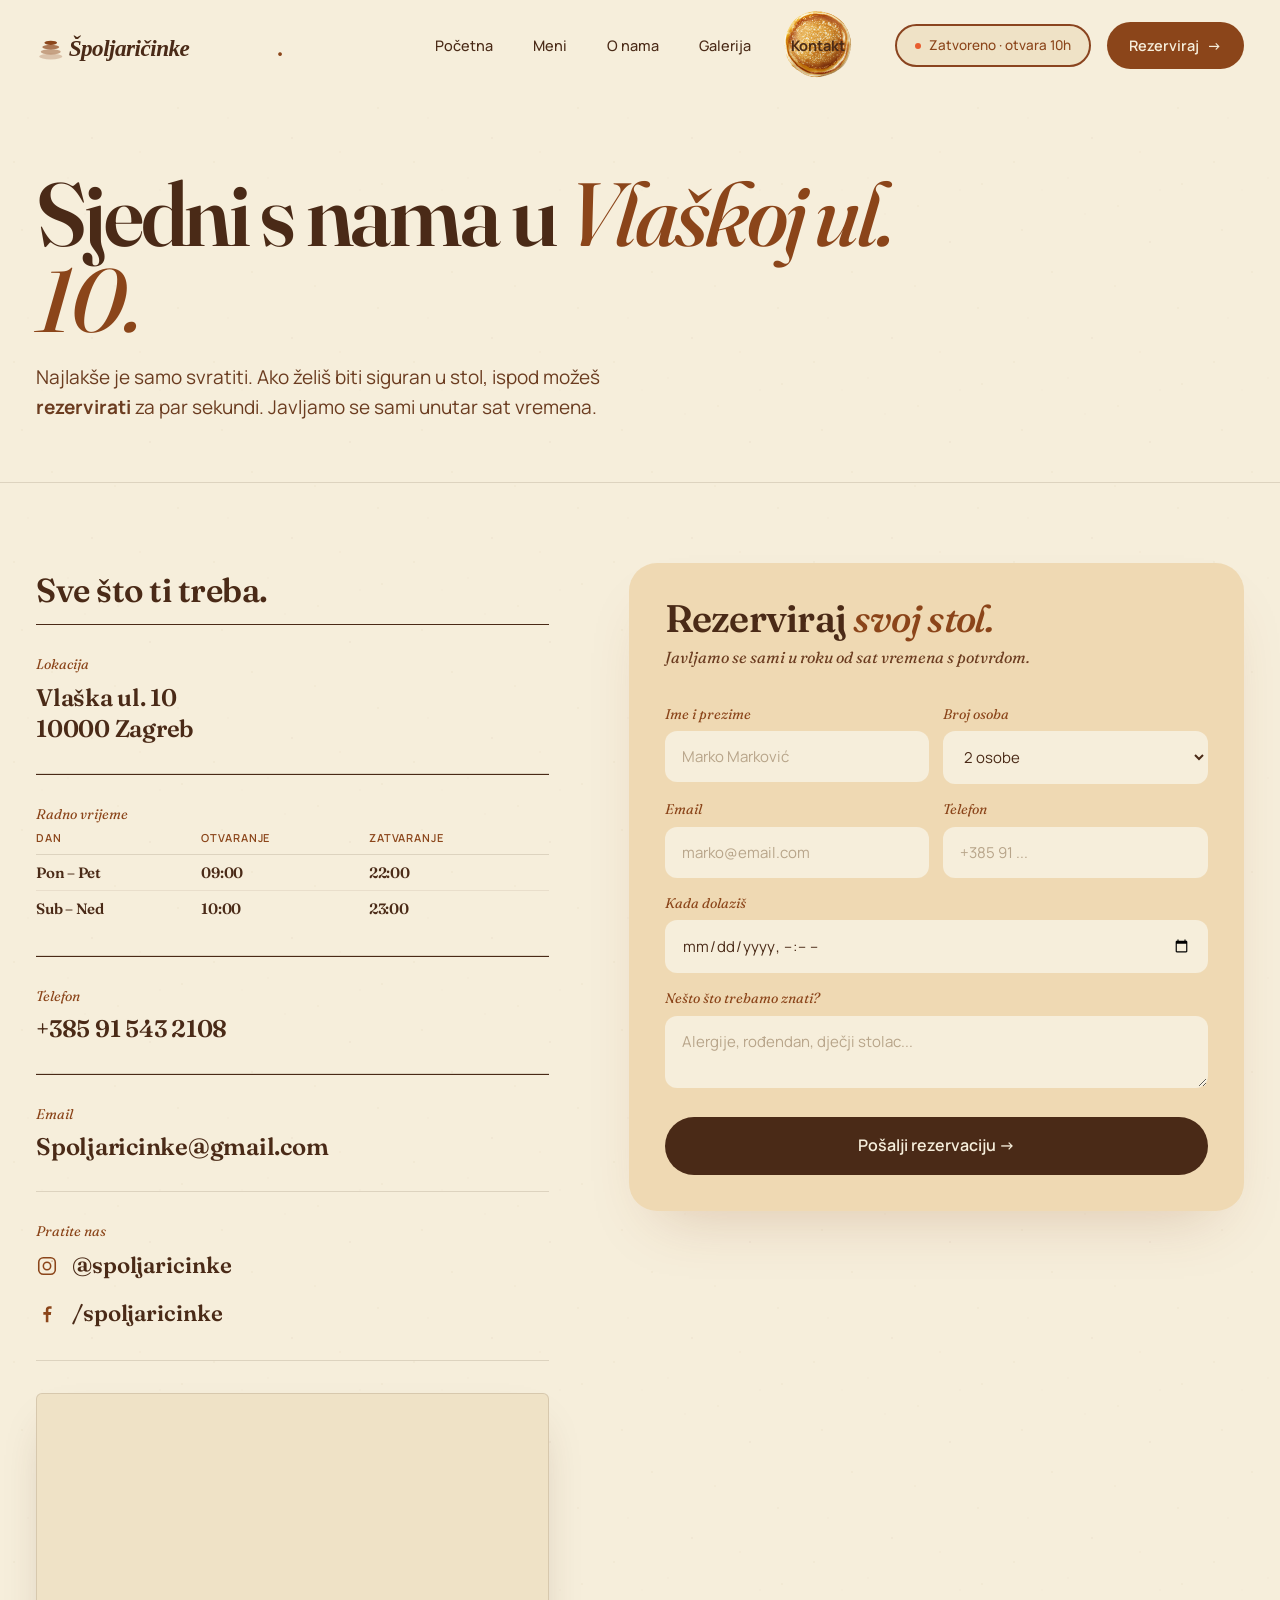
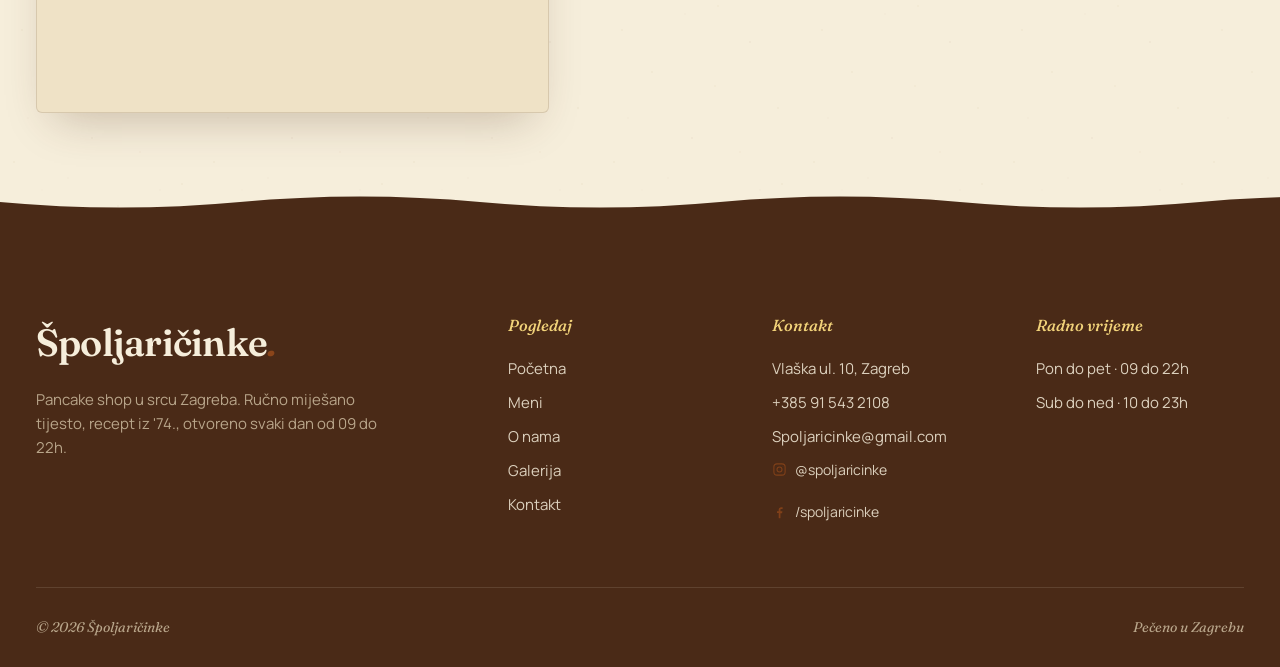
<file: kontakt.html>
<!DOCTYPE html>
<html lang="hr">
<head>
  <meta charset="UTF-8" />
  <meta name="viewport" content="width=device-width, initial-scale=1.0" />
  <title>Kontakt · Špoljaričinke – rezerviraj stol, Vlaška ul. 10 Zagreb</title>
  <link rel="icon" type="image/png" href="slike/navbar_selector.png">
  <link rel="apple-touch-icon" href="slike/navbar_selector.png">
  <meta name="description" content="Kontaktirajte Špoljaričinke – rezervirajte stol, nazovite ili nas posjetite u Vlaškoj ul. 10, Zagreb. Otvaranje 9h, zatvaranje 22h.">
  <meta name="keywords" content="kontakt Špoljaričinke, rezervacija stol Zagreb, Vlaška ul. 10 Zagreb, pancake shop kontakt, rezervacija palačinke">
  <meta name="author" content="Špoljaričinke">
  <meta name="robots" content="index, follow">
  <meta property="og:type" content="website">
  <meta property="og:site_name" content="Špoljaričinke">
  <meta property="og:title" content="Kontakt · Špoljaričinke – Vlaška ul. 10, Zagreb">
  <meta property="og:description" content="Rezerviraj stol ili nas posjeti u Vlaškoj ul. 10, Zagreb. Otvaranje 9h – zatvaranje 22h.">
  <meta property="og:image" content="slike/hero-bg.webp">
  <meta property="og:locale" content="hr_HR">
  <meta name="twitter:card" content="summary_large_image">
  <meta name="twitter:title" content="Kontakt · Špoljaričinke">
  <meta name="twitter:description" content="Rezerviraj stol u Vlaškoj ul. 10, Zagreb. Otvaranje 9h – Zatvaranje 22h.">
  <meta name="twitter:image" content="slike/hero-bg.webp">
  <link rel="preconnect" href="https://fonts.googleapis.com">
  <link rel="preconnect" href="https://fonts.gstatic.com" crossorigin>
  <link href="https://fonts.googleapis.com/css2?family=Caveat:wght@400;700&family=Manrope:wght@400;500;600;700&family=Fraunces:ital,opsz,wght@0,9..144,400;0,9..144,500;0,9..144,600;0,9..144,700;1,9..144,500;1,9..144,600&display=swap" rel="stylesheet">
  <link rel="stylesheet" href="style.css" />
</head>
<body>

  <nav class="main">
    <a href="index.html" class="brand"><img src="slike/logo.svg" alt="Špoljaričinke" class="brand-logo" title="Špoljaričinke – Pancake shop, Vlaška ul. 10, Zagreb"></a>
    <ul class="menu">
      <li><a href="index.html">Početna</a></li>
      <li><a href="meni.html">Meni</a></li>
      <li><a href="o-nama.html">O nama</a></li>
      <li><a href="galerija.html">Galerija</a></li>
      <li><a href="kontakt.html" class="on">Kontakt</a></li>
    </ul>
    <div class="nav-right">
      <span class="nav-status"><span class="dot"></span><span class="status-text">Otvaranje · 9h · Zatvaranje · 22h</span></span>
      <a href="#form" class="book">Rezerviraj <span class="arr">→</span></a>
      <button class="hamburger" id="hamburger" aria-label="Otvori izbornik" aria-expanded="false"><span></span><span></span></button>
    </div>
  </nav>
  <div class="mobile-nav" id="mobile-nav" aria-hidden="true">
    <nav class="mobile-nav-links">
      <a href="index.html">Početna</a>
      <a href="meni.html">Meni</a>
      <a href="o-nama.html">O nama</a>
      <a href="galerija.html">Galerija</a>
      <a href="kontakt.html">Kontakt</a>
    </nav>
    <a href="kontakt.html" class="btn mobile-nav-cta">Rezerviraj stol →</a>
    <span class="mobile-nav-status"><span class="dot"></span><span class="status-text">Otvaranje · 9h · Zatvaranje · 22h</span></span>
  </div>

  <header class="page-hero">
    <h1>Sjedni s nama u <i>Vlaškoj ul. 10.</i></h1>
    <p>Najlakše je samo svratiti. Ako želiš biti siguran u stol, ispod možeš <strong>rezervirati</strong> za par sekundi. Javljamo se sami unutar sat vremena.</p>
  </header>

  <main class="contact-page">

    <section class="contact-info fade-up">
      <h2>Sve što ti treba.</h2>

      <a href="https://maps.google.com" target="_blank" rel="noopener">
        <div class="contact-block">
          <span class="k">Lokacija</span>
          <span class="v">Vlaška ul. 10<br>10000 Zagreb</span>
        </div>
      </a>

      <div class="contact-block">
        <span class="k">Radno vrijeme</span>
        <div class="v">
          <table class="hours-table">
            <thead>
              <tr>
                <th scope="col">Dan</th>
                <th scope="col">Otvaranje</th>
                <th scope="col">Zatvaranje</th>
              </tr>
            </thead>
            <tbody>
              <tr>
                <td>Pon – Pet</td>
                <td>09:00</td>
                <td>22:00</td>
              </tr>
              <tr>
                <td>Sub – Ned</td>
                <td>10:00</td>
                <td>23:00</td>
              </tr>
            </tbody>
          </table>
        </div>
      </div>

      <a href="tel:+385915432108">
        <div class="contact-block">
          <span class="k">Telefon</span>
          <span class="v">+385 91 543 2108</span>
        </div>
      </a>

      <a href="mailto:Spoljaricinke@gmail.com">
        <div class="contact-block">
          <span class="k">Email</span>
          <span class="v">Spoljaricinke@gmail.com</span>
        </div>
      </a>

      <div class="contact-block">
        <span class="k">Pratite nas</span>
        <div class="socials">
          <a href="https://instagram.com/spoljaricinke" target="_blank" rel="noopener" class="social">
            <svg viewBox="0 0 24 24" fill="none" stroke="currentColor" stroke-width="1.7" stroke-linecap="round" stroke-linejoin="round" aria-hidden="true">
              <rect x="3" y="3" width="18" height="18" rx="5"/>
              <circle cx="12" cy="12" r="4"/>
              <circle cx="17.5" cy="6.5" r="0.6" fill="currentColor" stroke="none"/>
            </svg>
            <span>@spoljaricinke</span>
          </a>
          <a href="https://facebook.com/spoljaricinke" target="_blank" rel="noopener" class="social">
            <svg viewBox="0 0 24 24" fill="currentColor" aria-hidden="true">
              <path d="M13.5 21v-8h2.7l.4-3.1h-3.1V7.9c0-.9.25-1.5 1.55-1.5H17V3.6c-.3-.04-1.25-.13-2.36-.13-2.34 0-3.94 1.43-3.94 4.06v2.27H8v3.1h2.7V21h2.8z"/>
            </svg>
            <span>/spoljaricinke</span>
          </a>
        </div>
      </div>

      <div class="map-embed">
        <iframe
          src="https://maps.google.com/maps?q=Vlaška+ul.+10%2C+Zagreb&t=&z=16&ie=UTF8&iwloc=&output=embed"
          loading="lazy"
          referrerpolicy="no-referrer-when-downgrade"
          title="Špoljaričinke · Vlaška ul. 10, Zagreb"
          allowfullscreen></iframe>
      </div>
    </section>

    <section id="form" class="form-card fade-up">
      <h2>Rezerviraj <i>svoj stol.</i></h2>
      <p class="form-sub">Javljamo se sami u roku od sat vremena s potvrdom.</p>

      <form id="resv-form" onsubmit="event.preventDefault(); this.hidden=true; var s=document.getElementById('resv-success'); s.hidden=false; s.focus(); s.scrollIntoView({behavior:'smooth',block:'nearest'});">
        <div class="form-row">
          <div class="form-group">
            <label for="name">Ime i prezime</label>
            <input type="text" id="name" required placeholder="Marko Marković" />
          </div>
          <div class="form-group">
            <label for="people">Broj osoba</label>
            <select id="people">
              <option>1 osoba</option>
              <option selected>2 osobe</option>
              <option>3 osobe</option>
              <option>4 osobe</option>
              <option>5+ osoba</option>
            </select>
          </div>
        </div>

        <div class="form-row">
          <div class="form-group">
            <label for="email">Email</label>
            <input type="email" id="email" required placeholder="marko@email.com" />
          </div>
          <div class="form-group">
            <label for="phone">Telefon</label>
            <input type="tel" id="phone" placeholder="+385 91 ..." />
          </div>
        </div>

        <div class="form-group">
          <label for="date">Kada dolaziš</label>
          <input type="datetime-local" id="date" required />
        </div>

        <div class="form-group">
          <label for="message">Nešto što trebamo znati?</label>
          <textarea id="message" placeholder="Alergije, rođendan, dječji stolac..."></textarea>
        </div>

        <button type="submit" class="form-submit">Pošalji rezervaciju →</button>
      </form>

      <div id="resv-success" class="form-success" hidden tabindex="-1" role="status" aria-live="polite">
        <h3>Hvala!</h3>
        <p>Javljamo ti se uskoro s potvrdom rezervacije.</p>
      </div>
    </section>

  </main>

  <footer>
    <div class="foot-grid">
      <div>
        <div class="foot-brand">Špoljaričinke<i>.</i></div>
        <p class="foot-tag">Pancake shop u srcu Zagreba. Ručno miješano tijesto, recept iz '74., otvoreno svaki dan od 09 do 22h.</p>
      </div>
      <div class="foot-col">
        <h4>Pogledaj</h4>
        <a href="index.html">Početna</a>
        <a href="meni.html">Meni</a>
        <a href="o-nama.html">O nama</a>
        <a href="galerija.html">Galerija</a>
        <a href="kontakt.html">Kontakt</a>
      </div>
      <div class="foot-col">
        <h4>Kontakt</h4>
        <p>Vlaška ul. 10, Zagreb</p>
        <p>+385 91 543 2108</p>
        <a href="mailto:Spoljaricinke@gmail.com">Spoljaricinke@gmail.com</a>
        <div class="socials">
          <a href="https://instagram.com/spoljaricinke" target="_blank" rel="noopener" class="social">
            <svg viewBox="0 0 24 24" fill="none" stroke="currentColor" stroke-width="1.7" stroke-linecap="round" stroke-linejoin="round" aria-hidden="true"><rect x="3" y="3" width="18" height="18" rx="5"/><circle cx="12" cy="12" r="4"/><circle cx="17.5" cy="6.5" r="0.6" fill="currentColor" stroke="none"/></svg>
            <span>@spoljaricinke</span>
          </a>
          <a href="https://facebook.com/spoljaricinke" target="_blank" rel="noopener" class="social">
            <svg viewBox="0 0 24 24" fill="currentColor" aria-hidden="true"><path d="M13.5 21v-8h2.7l.4-3.1h-3.1V7.9c0-.9.25-1.5 1.55-1.5H17V3.6c-.3-.04-1.25-.13-2.36-.13-2.34 0-3.94 1.43-3.94 4.06v2.27H8v3.1h2.7V21h2.8z"/></svg>
            <span>/spoljaricinke</span>
          </a>
        </div>
      </div>
      <div class="foot-col">
        <h4>Radno vrijeme</h4>
        <p>Pon do pet · 09 do 22h</p>
        <p>Sub do ned · 10 do 23h</p>
      </div>
    </div>
    <div class="foot-bottom">
      <span>© 2026 Špoljaričinke</span>
      <span>Pečeno u Zagrebu</span>
    </div>
  </footer>

  <script>
    const io = new IntersectionObserver((entries) => {
      entries.forEach(e => {
        if (e.isIntersecting) { e.target.classList.add('in'); io.unobserve(e.target); }
      });
    }, { threshold: 0.12, rootMargin: '0px 0px -60px 0px' });
    document.querySelectorAll('.fade-up').forEach(el => io.observe(el));
  </script>

  <script src="nav.js"></script>
</body>
</html>
</file>
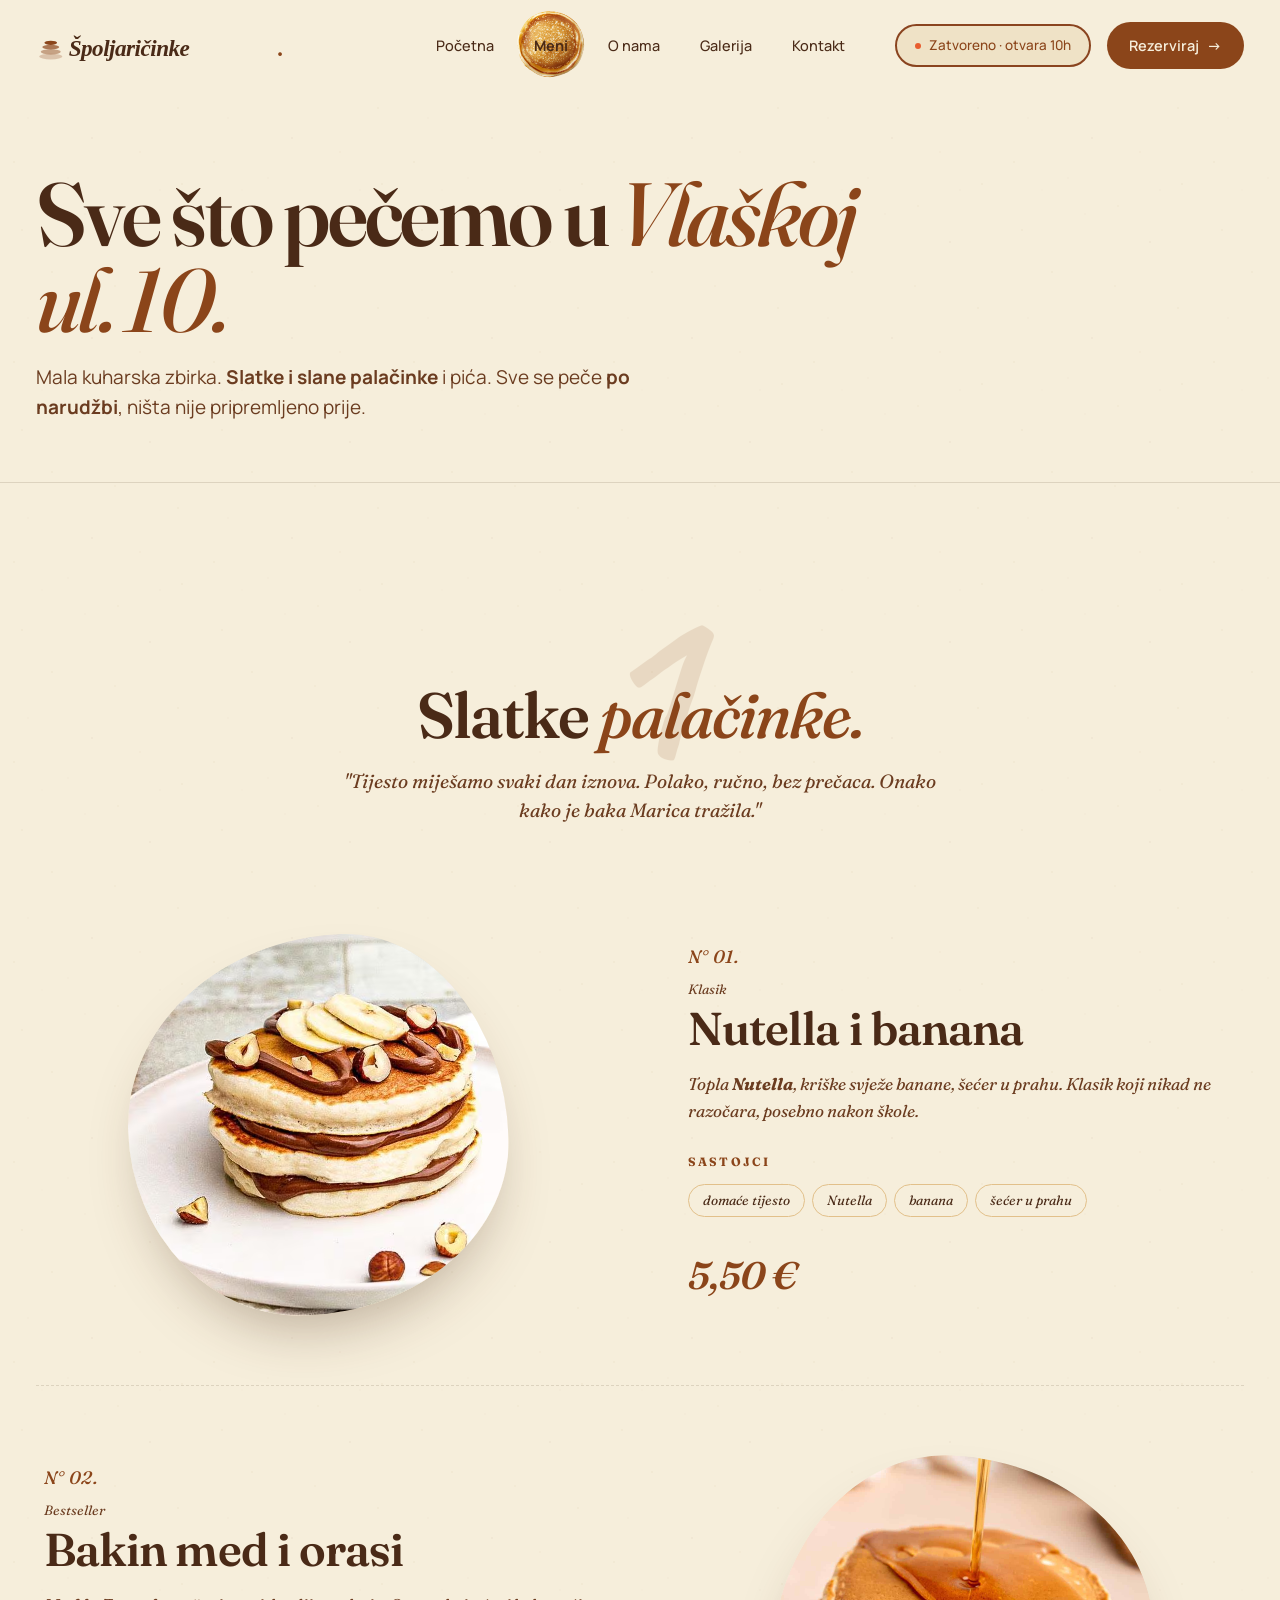
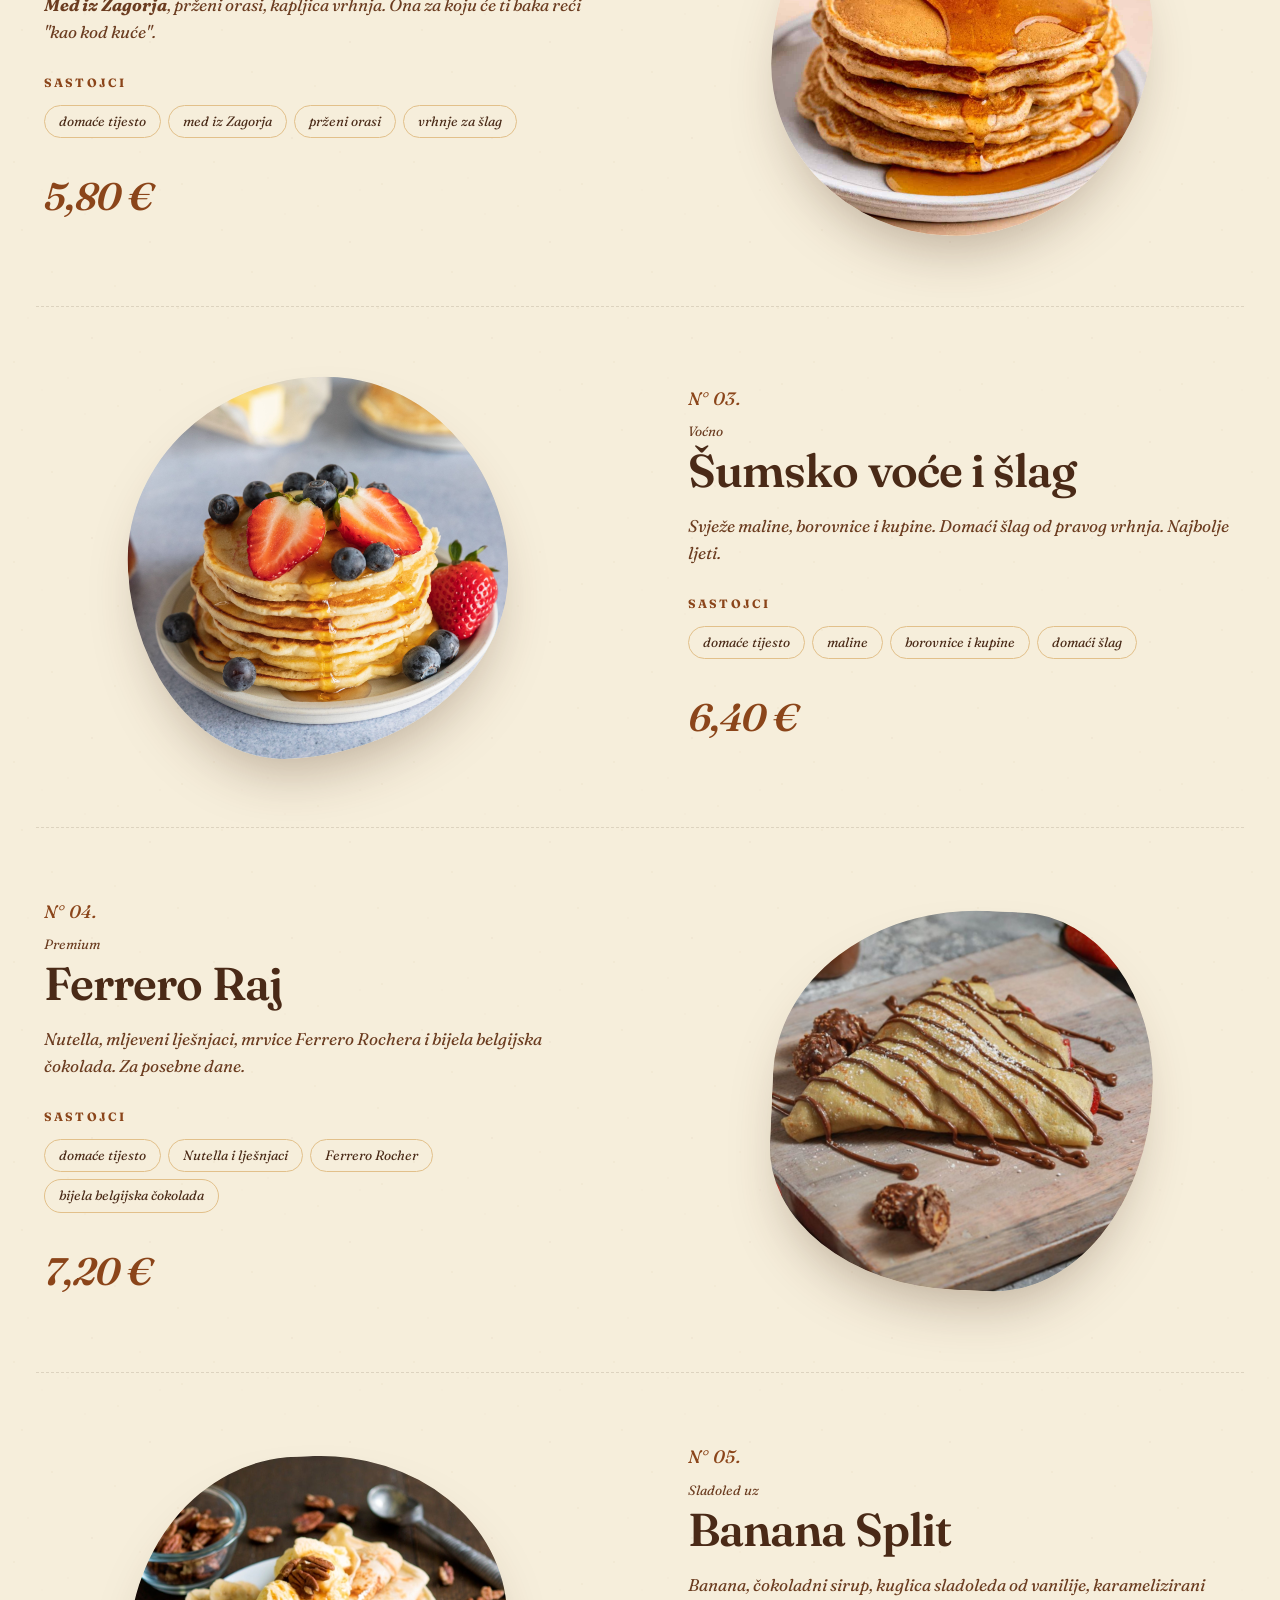
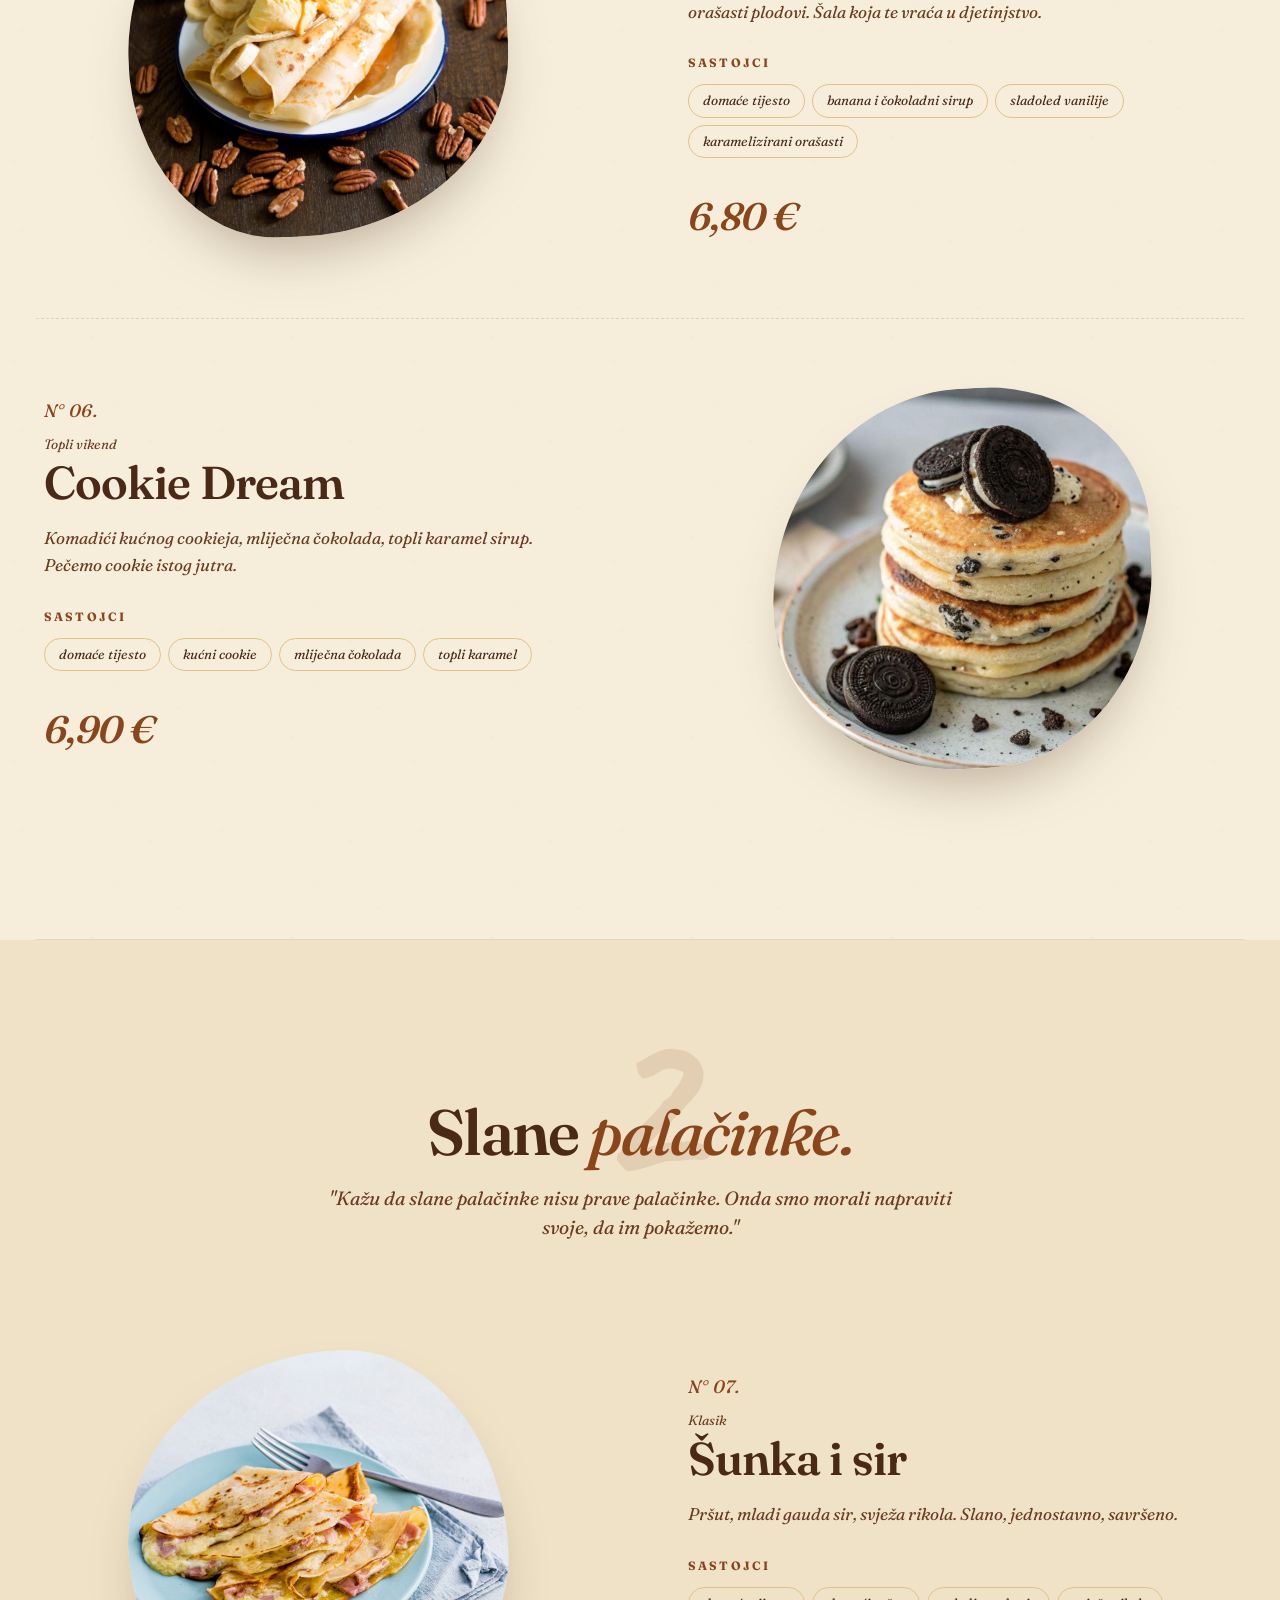
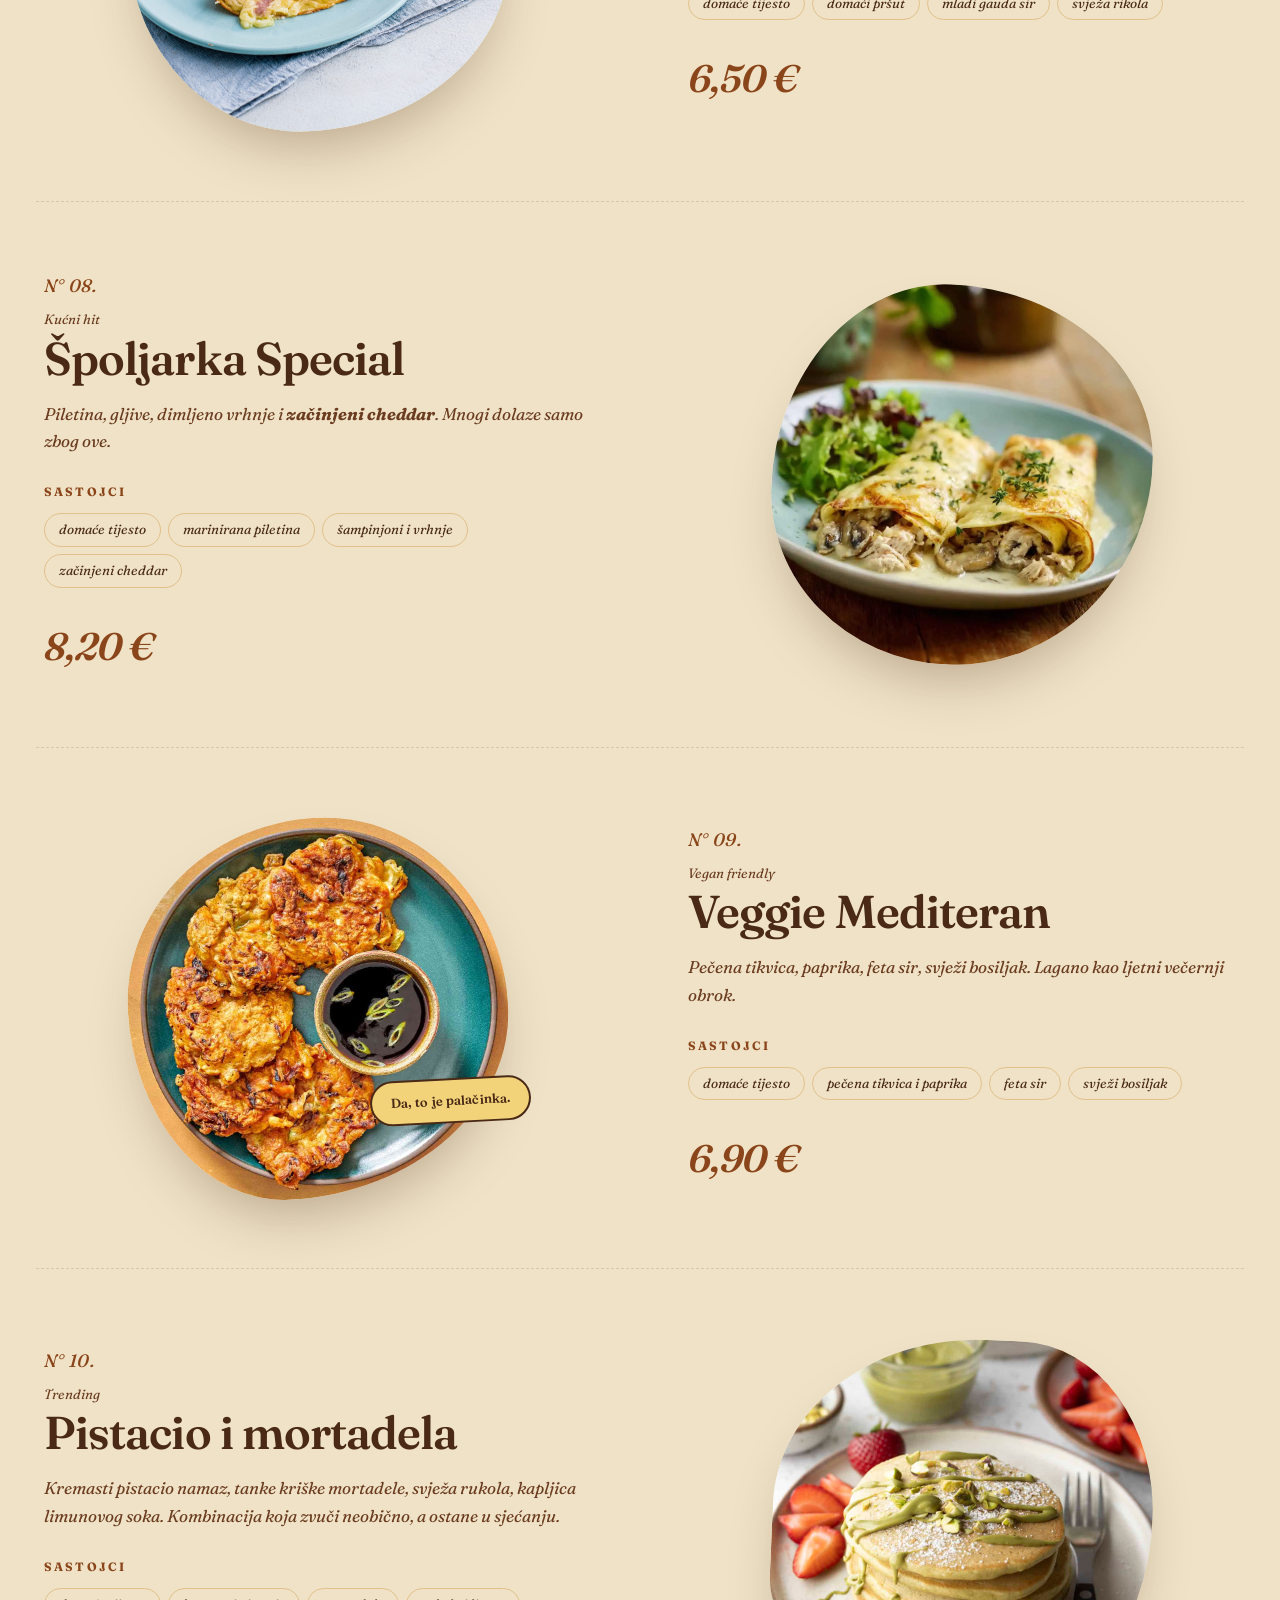
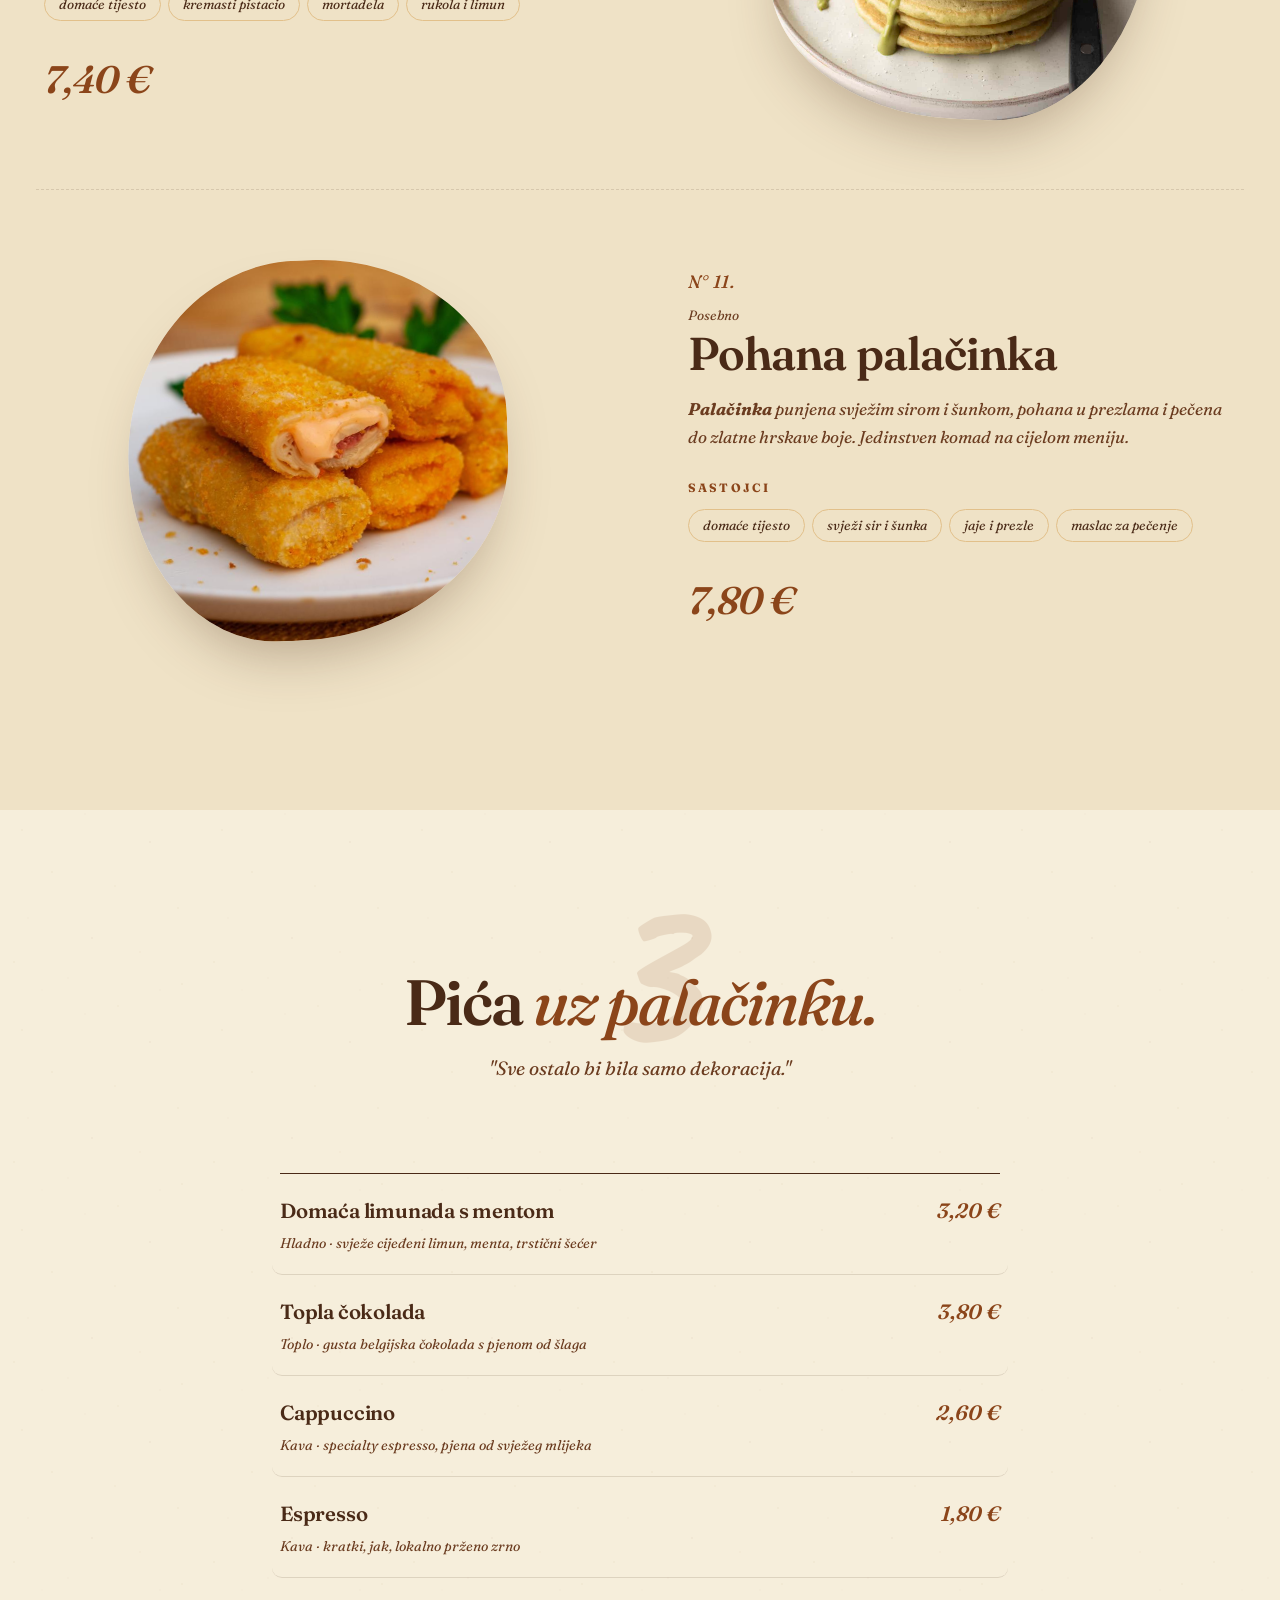
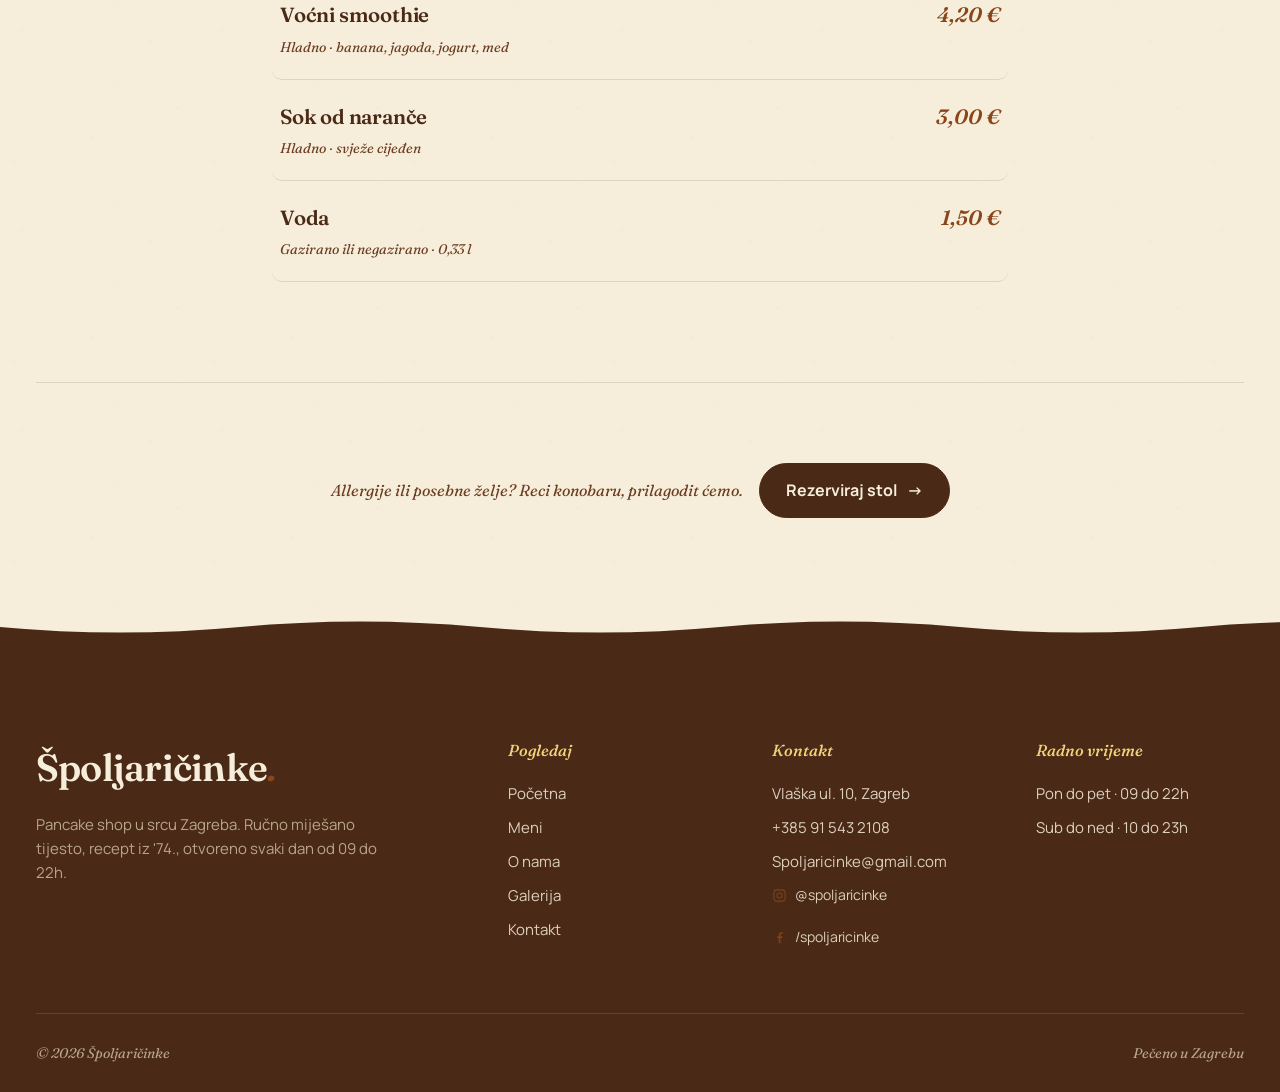
<file: meni.html>
<!DOCTYPE html>
<html lang="hr">
<head>
  <meta charset="UTF-8" />
  <meta name="viewport" content="width=device-width, initial-scale=1.0" />
  <title>Meni · Špoljaričinke – slatke i slane palačinke, Zagreb</title>
  <link rel="icon" type="image/png" href="slike/navbar_selector.png">
  <link rel="apple-touch-icon" href="slike/navbar_selector.png">
  <meta name="description" content="Meni Špoljaričinki – slatke i slane palačinke i pića. Nutella, Ferrero Raj, Špoljarka Special i još više. Sve pečeno po narudžbi u Vlaškoj ul. 10, Zagreb.">
  <meta name="keywords" content="meni palačinke Zagreb, slatke palačinke, slane palačinke, Nutella palačinka, Ferrero palačinka, Špoljarka Special, pancake meni Zagreb">
  <meta name="author" content="Špoljaričinke">
  <meta name="robots" content="index, follow">
  <meta property="og:type" content="website">
  <meta property="og:site_name" content="Špoljaričinke">
  <meta property="og:title" content="Meni · Špoljaričinke – slatke i slane palačinke">
  <meta property="og:description" content="11 vrsta palačinki, sve pečeno po narudžbi. Od Nutelle do pohane palačinke – pogledaj cijeli meni.">
  <meta property="og:image" content="slike/meni-nutella.avif">
  <meta property="og:locale" content="hr_HR">
  <meta name="twitter:card" content="summary_large_image">
  <meta name="twitter:title" content="Meni · Špoljaričinke">
  <meta name="twitter:description" content="11 vrsta palačinki, sve pečeno po narudžbi. Pogledaj cijeli meni Špoljaričinki u Vlaškoj ul. 10, Zagreb.">
  <meta name="twitter:image" content="slike/meni-nutella.avif">
  <link rel="preconnect" href="https://fonts.googleapis.com">
  <link rel="preconnect" href="https://fonts.gstatic.com" crossorigin>
  <link href="https://fonts.googleapis.com/css2?family=Caveat:wght@400;700&family=Manrope:wght@400;500;600;700&family=Fraunces:ital,opsz,wght@0,9..144,400;0,9..144,500;0,9..144,600;0,9..144,700;1,9..144,500;1,9..144,600&display=swap" rel="stylesheet">
  <link rel="stylesheet" href="style.css" />
</head>
<body>

  <nav class="main">
    <a href="index.html" class="brand"><img src="slike/logo.svg" alt="Špoljaričinke" class="brand-logo" title="Špoljaričinke – Pancake shop, Vlaška ul. 10, Zagreb"></a>
    <ul class="menu">
      <li><a href="index.html">Početna</a></li>
      <li><a href="meni.html" class="on">Meni</a></li>
      <li><a href="o-nama.html">O nama</a></li>
      <li><a href="galerija.html">Galerija</a></li>
      <li><a href="kontakt.html">Kontakt</a></li>
    </ul>
    <div class="nav-right">
      <span class="nav-status"><span class="dot"></span><span class="status-text">Otvaranje · 9h · Zatvaranje · 22h</span></span>
      <a href="kontakt.html" class="book">Rezerviraj <span class="arr">→</span></a>
      <button class="hamburger" id="hamburger" aria-label="Otvori izbornik" aria-expanded="false"><span></span><span></span></button>
    </div>
  </nav>
  <div class="mobile-nav" id="mobile-nav" aria-hidden="true">
    <nav class="mobile-nav-links">
      <a href="index.html">Početna</a>
      <a href="meni.html">Meni</a>
      <a href="o-nama.html">O nama</a>
      <a href="galerija.html">Galerija</a>
      <a href="kontakt.html">Kontakt</a>
    </nav>
    <a href="kontakt.html" class="btn mobile-nav-cta">Rezerviraj stol →</a>
    <span class="mobile-nav-status"><span class="dot"></span><span class="status-text">Otvaranje · 9h · Zatvaranje · 22h</span></span>
  </div>

  <header class="page-hero">
    <h1>Sve što pečemo u <i>Vlaškoj ul. 10.</i></h1>
    <p>Mala kuharska zbirka. <strong>Slatke i slane palačinke</strong> i pića. Sve se peče <strong>po narudžbi</strong>, ništa nije pripremljeno prije.</p>
  </header>

  <main class="cookbook">

    <!-- 01 — SLATKE -->
    <section class="cb-section fade-up">
      <div class="cb-section-head">
        <span class="cb-section-num">1</span>
        <h2>Slatke <i>palačinke.</i></h2>
        <p class="quote">"Tijesto miješamo svaki dan iznova. Polako, ručno, bez prečaca. Onako kako je baka Marica tražila."</p>
      </div>

      <article class="cb-recipe">
        <div class="cb-recipe-img"><img src="slike/meni-nutella.avif" alt="Nutella i banana" title="Palačinka s Nutellom i bananom – klasik Špoljaričinki" loading="lazy" style="object-position: 35% center;"></div>
        <div class="cb-recipe-body">
          <span class="cb-recipe-num">N° 01.</span>
          <span class="cb-recipe-cat">Klasik</span>
          <h3>Nutella i banana</h3>
          <p class="cb-recipe-desc">Topla <strong>Nutella</strong>, kriške svježe banane, šećer u prahu. Klasik koji nikad ne razočara, posebno nakon škole.</p>
          <div class="cb-ingredients">
            <span class="cb-ing-title">Sastojci</span>
            <ul>
              <li>domaće tijesto</li>
              <li>Nutella</li>
              <li>banana</li>
              <li>šećer u prahu</li>
            </ul>
          </div>
          <span class="cb-price">5,50 €</span>
        </div>
      </article>

      <article class="cb-recipe">
        <div class="cb-recipe-img"><img src="slike/meni-med.jpg" alt="Bakin med i orasi" title="Bakin med i orasi – med iz Zagorja, prženi orasi, bestseller" loading="lazy"></div>
        <div class="cb-recipe-body">
          <span class="cb-recipe-num">N° 02.</span>
          <span class="cb-recipe-cat">Bestseller</span>
          <h3>Bakin med i orasi</h3>
          <p class="cb-recipe-desc"><strong>Med iz Zagorja</strong>, prženi orasi, kapljica vrhnja. Ona za koju će ti baka reći "kao kod kuće".</p>
          <div class="cb-ingredients">
            <span class="cb-ing-title">Sastojci</span>
            <ul>
              <li>domaće tijesto</li>
              <li>med iz Zagorja</li>
              <li>prženi orasi</li>
              <li>vrhnje za šlag</li>
            </ul>
          </div>
          <span class="cb-price">5,80 €</span>
        </div>
      </article>

      <article class="cb-recipe">
        <div class="cb-recipe-img"><img src="slike/meni-sumsko.jpg" alt="Šumsko voće i šlag" title="Šumsko voće i šlag – maline, borovnice, kupine i domaći šlag" loading="lazy" style="object-position: 75% center;"></div>
        <div class="cb-recipe-body">
          <span class="cb-recipe-num">N° 03.</span>
          <span class="cb-recipe-cat">Voćno</span>
          <h3>Šumsko voće i šlag</h3>
          <p class="cb-recipe-desc">Svježe maline, borovnice i kupine. Domaći šlag od pravog vrhnja. Najbolje ljeti.</p>
          <div class="cb-ingredients">
            <span class="cb-ing-title">Sastojci</span>
            <ul>
              <li>domaće tijesto</li>
              <li>maline</li>
              <li>borovnice i kupine</li>
              <li>domaći šlag</li>
            </ul>
          </div>
          <span class="cb-price">6,40 €</span>
        </div>
      </article>

      <article class="cb-recipe">
        <div class="cb-recipe-img"><img src="slike/meni-ferrero.png" alt="Ferrero Raj" title="Ferrero Raj – premium palačinka s Nutellom, lješnjacima i belgijskom čokoladom" loading="lazy"></div>
        <div class="cb-recipe-body">
          <span class="cb-recipe-num">N° 04.</span>
          <span class="cb-recipe-cat">Premium</span>
          <h3>Ferrero Raj</h3>
          <p class="cb-recipe-desc">Nutella, mljeveni lješnjaci, mrvice Ferrero Rochera i bijela belgijska čokolada. Za posebne dane.</p>
          <div class="cb-ingredients">
            <span class="cb-ing-title">Sastojci</span>
            <ul>
              <li>domaće tijesto</li>
              <li>Nutella i lješnjaci</li>
              <li>Ferrero Rocher</li>
              <li>bijela belgijska čokolada</li>
            </ul>
          </div>
          <span class="cb-price">7,20 €</span>
        </div>
      </article>

      <article class="cb-recipe">
        <div class="cb-recipe-img"><img src="slike/meni-banana.jpg" alt="Banana Split" title="Banana Split – banana, čokoladni sirup i sladoled vanilije" loading="lazy"></div>
        <div class="cb-recipe-body">
          <span class="cb-recipe-num">N° 05.</span>
          <span class="cb-recipe-cat">Sladoled uz</span>
          <h3>Banana Split</h3>
          <p class="cb-recipe-desc">Banana, čokoladni sirup, kuglica sladoleda od vanilije, karamelizirani orašasti plodovi. Šala koja te vraća u djetinjstvo.</p>
          <div class="cb-ingredients">
            <span class="cb-ing-title">Sastojci</span>
            <ul>
              <li>domaće tijesto</li>
              <li>banana i čokoladni sirup</li>
              <li>sladoled vanilije</li>
              <li>karamelizirani orašasti</li>
            </ul>
          </div>
          <span class="cb-price">6,80 €</span>
        </div>
      </article>

      <article class="cb-recipe">
        <div class="cb-recipe-img"><img src="slike/meni-cookie.png" alt="Cookie Dream" title="Cookie Dream – kućni cookie, mliječna čokolada, topli karamel" loading="lazy" style="object-position: 30% center;"></div>
        <div class="cb-recipe-body">
          <span class="cb-recipe-num">N° 06.</span>
          <span class="cb-recipe-cat">Topli vikend</span>
          <h3>Cookie Dream</h3>
          <p class="cb-recipe-desc">Komadići kućnog cookieja, mliječna čokolada, topli karamel sirup. Pečemo cookie istog jutra.</p>
          <div class="cb-ingredients">
            <span class="cb-ing-title">Sastojci</span>
            <ul>
              <li>domaće tijesto</li>
              <li>kućni cookie</li>
              <li>mliječna čokolada</li>
              <li>topli karamel</li>
            </ul>
          </div>
          <span class="cb-price">6,90 €</span>
        </div>
      </article>
    </section>

    <!-- 02 — SLANE -->
    <section class="cb-section fade-up">
      <div class="cb-section-head">
        <span class="cb-section-num">2</span>
        <h2>Slane <i>palačinke.</i></h2>
        <p class="quote">"Kažu da slane palačinke nisu prave palačinke. Onda smo morali napraviti svoje, da im pokažemo."</p>
      </div>

      <article class="cb-recipe">
        <div class="cb-recipe-img"><img src="slike/meni-sunka.jpg" alt="Šunka i sir" title="Šunka i sir – pršut, mladi gauda, svježa rikola" loading="lazy"></div>
        <div class="cb-recipe-body">
          <span class="cb-recipe-num">N° 07.</span>
          <span class="cb-recipe-cat">Klasik</span>
          <h3>Šunka i sir</h3>
          <p class="cb-recipe-desc">Pršut, mladi gauda sir, svježa rikola. Slano, jednostavno, savršeno.</p>
          <div class="cb-ingredients">
            <span class="cb-ing-title">Sastojci</span>
            <ul>
              <li>domaće tijesto</li>
              <li>domaći pršut</li>
              <li>mladi gauda sir</li>
              <li>svježa rikola</li>
            </ul>
          </div>
          <span class="cb-price">6,50 €</span>
        </div>
      </article>

      <article class="cb-recipe">
        <div class="cb-recipe-img"><img src="slike/meni-spoljaricinka.webp" alt="Špoljarka Special" title="Špoljarka Special – slana palačinka s piletinom, gljivama i začinjenim cheddarom" loading="lazy"></div>
        <div class="cb-recipe-body">
          <span class="cb-recipe-num">N° 08.</span>
          <span class="cb-recipe-cat">Kućni hit</span>
          <h3>Špoljarka Special</h3>
          <p class="cb-recipe-desc">Piletina, gljive, dimljeno vrhnje i <strong>začinjeni cheddar</strong>. Mnogi dolaze samo zbog ove.</p>
          <div class="cb-ingredients">
            <span class="cb-ing-title">Sastojci</span>
            <ul>
              <li>domaće tijesto</li>
              <li>marinirana piletina</li>
              <li>šampinjoni i vrhnje</li>
              <li>začinjeni cheddar</li>
            </ul>
          </div>
          <span class="cb-price">8,20 €</span>
        </div>
      </article>

      <article class="cb-recipe">
        <div class="cb-recipe-img" style="position:relative;">
          <img src="slike/meni-veggie.jpg" alt="Veggie Mediteran" title="Veggie Mediteran – pečena tikvica, paprika, feta, bosiljak" loading="lazy">
          <span class="recipe-badge">Da, to je palačinka.</span>
        </div>
        <div class="cb-recipe-body">
          <span class="cb-recipe-num">N° 09.</span>
          <span class="cb-recipe-cat">Vegan friendly</span>
          <h3>Veggie Mediteran</h3>
          <p class="cb-recipe-desc">Pečena tikvica, paprika, feta sir, svježi bosiljak. Lagano kao ljetni večernji obrok.</p>
          <div class="cb-ingredients">
            <span class="cb-ing-title">Sastojci</span>
            <ul>
              <li>domaće tijesto</li>
              <li>pečena tikvica i paprika</li>
              <li>feta sir</li>
              <li>svježi bosiljak</li>
            </ul>
          </div>
          <span class="cb-price">6,90 €</span>
        </div>
      </article>

      <article class="cb-recipe">
        <div class="cb-recipe-img"><img src="slike/meni-pistacio.jpg" alt="Pistacio i mortadela" title="Pistacio i mortadela – kremasti pistacio namaz, mortadela, rukola" loading="lazy"></div>
        <div class="cb-recipe-body">
          <span class="cb-recipe-num">N° 10.</span>
          <span class="cb-recipe-cat">Trending</span>
          <h3>Pistacio i mortadela</h3>
          <p class="cb-recipe-desc">Kremasti pistacio namaz, tanke kriške mortadele, svježa rukola, kapljica limunovog soka. Kombinacija koja zvuči neobično, a ostane u sjećanju.</p>
          <div class="cb-ingredients">
            <span class="cb-ing-title">Sastojci</span>
            <ul>
              <li>domaće tijesto</li>
              <li>kremasti pistacio</li>
              <li>mortadela</li>
              <li>rukola i limun</li>
            </ul>
          </div>
          <span class="cb-price">7,40 €</span>
        </div>
      </article>

      <article class="cb-recipe">
        <div class="cb-recipe-img"><img src="slike/meni-pohana.jpg" alt="Pohana palačinka" title="Pohana palačinka – svježi sir i šunka, pohano do zlatne boje" loading="lazy"></div>
        <div class="cb-recipe-body">
          <span class="cb-recipe-num">N° 11.</span>
          <span class="cb-recipe-cat">Posebno</span>
          <h3>Pohana palačinka</h3>
          <p class="cb-recipe-desc"><strong>Palačinka</strong> punjena svježim sirom i šunkom, pohana u prezlama i pečena do zlatne hrskave boje. Jedinstven komad na cijelom meniju.</p>
          <div class="cb-ingredients">
            <span class="cb-ing-title">Sastojci</span>
            <ul>
              <li>domaće tijesto</li>
              <li>svježi sir i šunka</li>
              <li>jaje i prezle</li>
              <li>maslac za pečenje</li>
            </ul>
          </div>
          <span class="cb-price">7,80 €</span>
        </div>
      </article>
    </section>

    <!-- 03 — PIĆA -->
    <section class="cb-section fade-up">
      <div class="cb-section-head">
        <span class="cb-section-num">3</span>
        <h2>Pića <i>uz palačinku.</i></h2>
        <p class="quote">"Sve ostalo bi bila samo dekoracija."</p>
      </div>

      <div class="drink-list">
        <div class="drink-item">
          <div class="drink-info">
            <h3>Domaća limunada s mentom</h3>
            <p>Hladno · svježe cijeđeni limun, menta, trstični šećer</p>
          </div>
          <span class="drink-price">3,20 €</span>
        </div>
        <div class="drink-item">
          <div class="drink-info">
            <h3>Topla čokolada</h3>
            <p>Toplo · gusta belgijska čokolada s pjenom od šlaga</p>
          </div>
          <span class="drink-price">3,80 €</span>
        </div>
        <div class="drink-item">
          <div class="drink-info">
            <h3>Cappuccino</h3>
            <p>Kava · specialty espresso, pjena od svježeg mlijeka</p>
          </div>
          <span class="drink-price">2,60 €</span>
        </div>
        <div class="drink-item">
          <div class="drink-info">
            <h3>Espresso</h3>
            <p>Kava · kratki, jak, lokalno prženo zrno</p>
          </div>
          <span class="drink-price">1,80 €</span>
        </div>
        <div class="drink-item">
          <div class="drink-info">
            <h3>Voćni smoothie</h3>
            <p>Hladno · banana, jagoda, jogurt, med</p>
          </div>
          <span class="drink-price">4,20 €</span>
        </div>
        <div class="drink-item">
          <div class="drink-info">
            <h3>Sok od naranče</h3>
            <p>Hladno · svježe cijeđen</p>
          </div>
          <span class="drink-price">3,00 €</span>
        </div>
        <div class="drink-item">
          <div class="drink-info">
            <h3>Voda</h3>
            <p>Gazirano ili negazirano · 0,33 l</p>
          </div>
          <span class="drink-price">1,50 €</span>
        </div>
      </div>
    </section>

    <div class="today-foot fade-up" style="margin-top: 80px;">
      <span class="note">Allergije ili posebne želje? Reci konobaru, prilagodit ćemo.</span>
      <a href="kontakt.html" class="see-all">Rezerviraj stol <span>→</span></a>
    </div>

  </main>

  <footer>
    <div class="foot-grid">
      <div>
        <div class="foot-brand">Špoljaričinke<i>.</i></div>
        <p class="foot-tag">Pancake shop u srcu Zagreba. Ručno miješano tijesto, recept iz '74., otvoreno svaki dan od 09 do 22h.</p>
      </div>
      <div class="foot-col">
        <h4>Pogledaj</h4>
        <a href="index.html">Početna</a>
        <a href="meni.html">Meni</a>
        <a href="o-nama.html">O nama</a>
        <a href="galerija.html">Galerija</a>
        <a href="kontakt.html">Kontakt</a>
      </div>
      <div class="foot-col">
        <h4>Kontakt</h4>
        <p>Vlaška ul. 10, Zagreb</p>
        <p>+385 91 543 2108</p>
        <a href="mailto:Spoljaricinke@gmail.com">Spoljaricinke@gmail.com</a>
        <div class="socials">
          <a href="https://instagram.com/spoljaricinke" target="_blank" rel="noopener" class="social">
            <svg viewBox="0 0 24 24" fill="none" stroke="currentColor" stroke-width="1.7" stroke-linecap="round" stroke-linejoin="round" aria-hidden="true"><rect x="3" y="3" width="18" height="18" rx="5"/><circle cx="12" cy="12" r="4"/><circle cx="17.5" cy="6.5" r="0.6" fill="currentColor" stroke="none"/></svg>
            <span>@spoljaricinke</span>
          </a>
          <a href="https://facebook.com/spoljaricinke" target="_blank" rel="noopener" class="social">
            <svg viewBox="0 0 24 24" fill="currentColor" aria-hidden="true"><path d="M13.5 21v-8h2.7l.4-3.1h-3.1V7.9c0-.9.25-1.5 1.55-1.5H17V3.6c-.3-.04-1.25-.13-2.36-.13-2.34 0-3.94 1.43-3.94 4.06v2.27H8v3.1h2.7V21h2.8z"/></svg>
            <span>/spoljaricinke</span>
          </a>
        </div>
      </div>
      <div class="foot-col">
        <h4>Radno vrijeme</h4>
        <p>Pon do pet · 09 do 22h</p>
        <p>Sub do ned · 10 do 23h</p>
      </div>
    </div>
    <div class="foot-bottom">
      <span>© 2026 Špoljaričinke</span>
      <span>Pečeno u Zagrebu</span>
    </div>
  </footer>

  <script>
    const io = new IntersectionObserver((entries) => {
      entries.forEach(e => {
        if (e.isIntersecting) { e.target.classList.add('in'); io.unobserve(e.target); }
      });
    }, { threshold: 0.05, rootMargin: '0px 0px -40px 0px' });
    document.querySelectorAll('.fade-up').forEach(el => io.observe(el));
  </script>

  <script src="nav.js"></script>
</body>
</html>
</file>
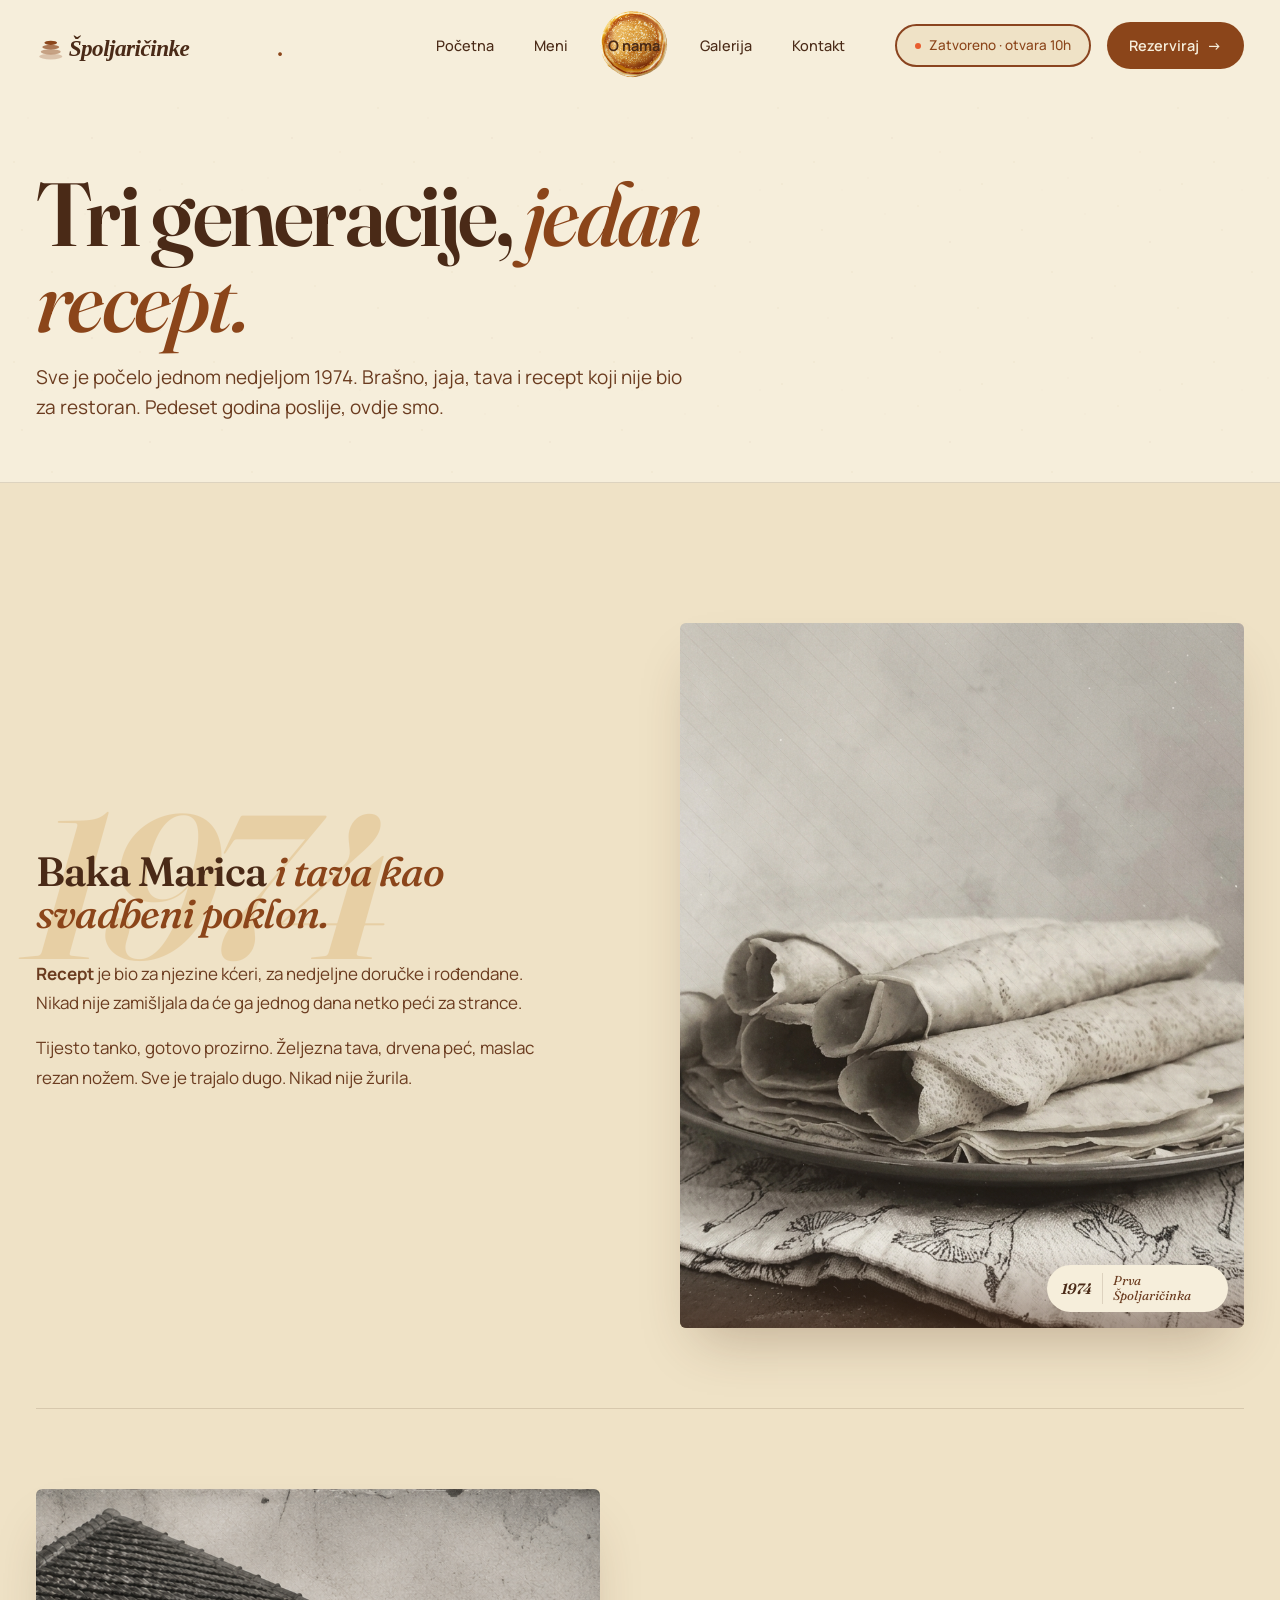
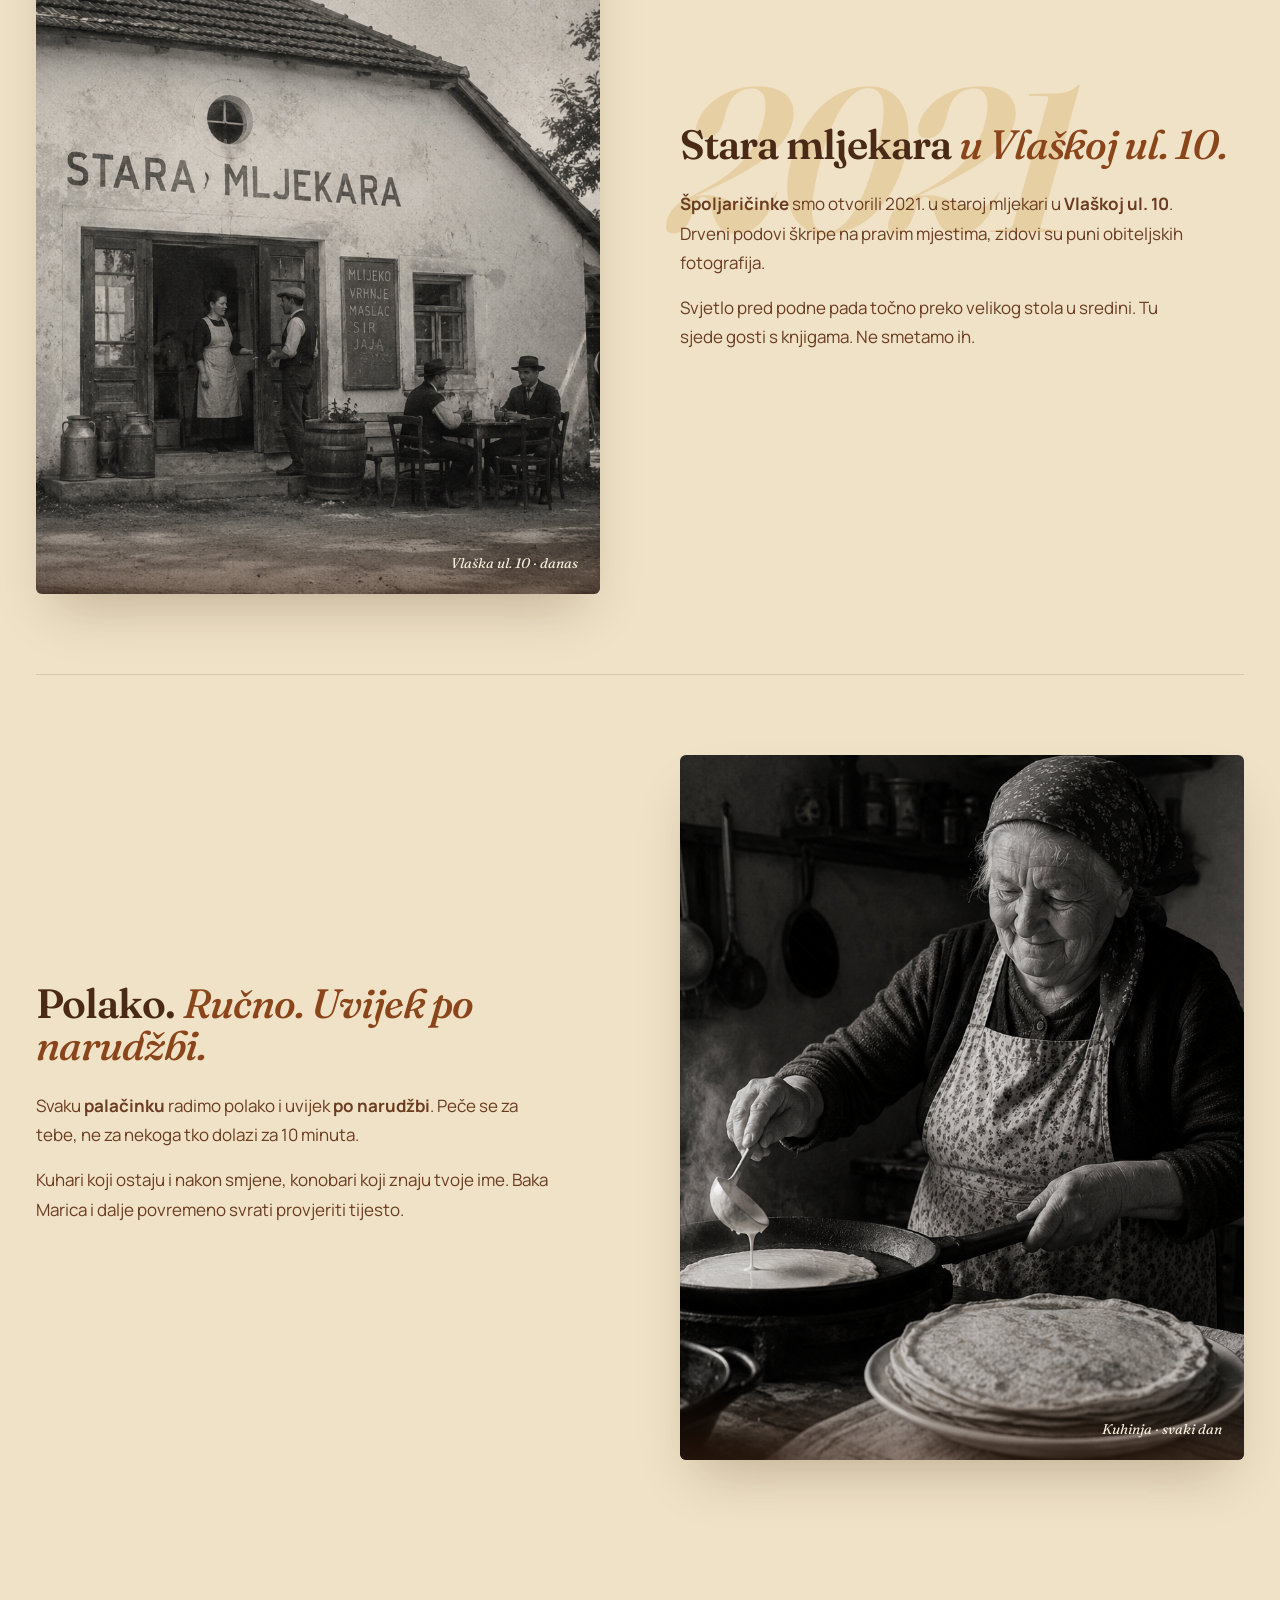
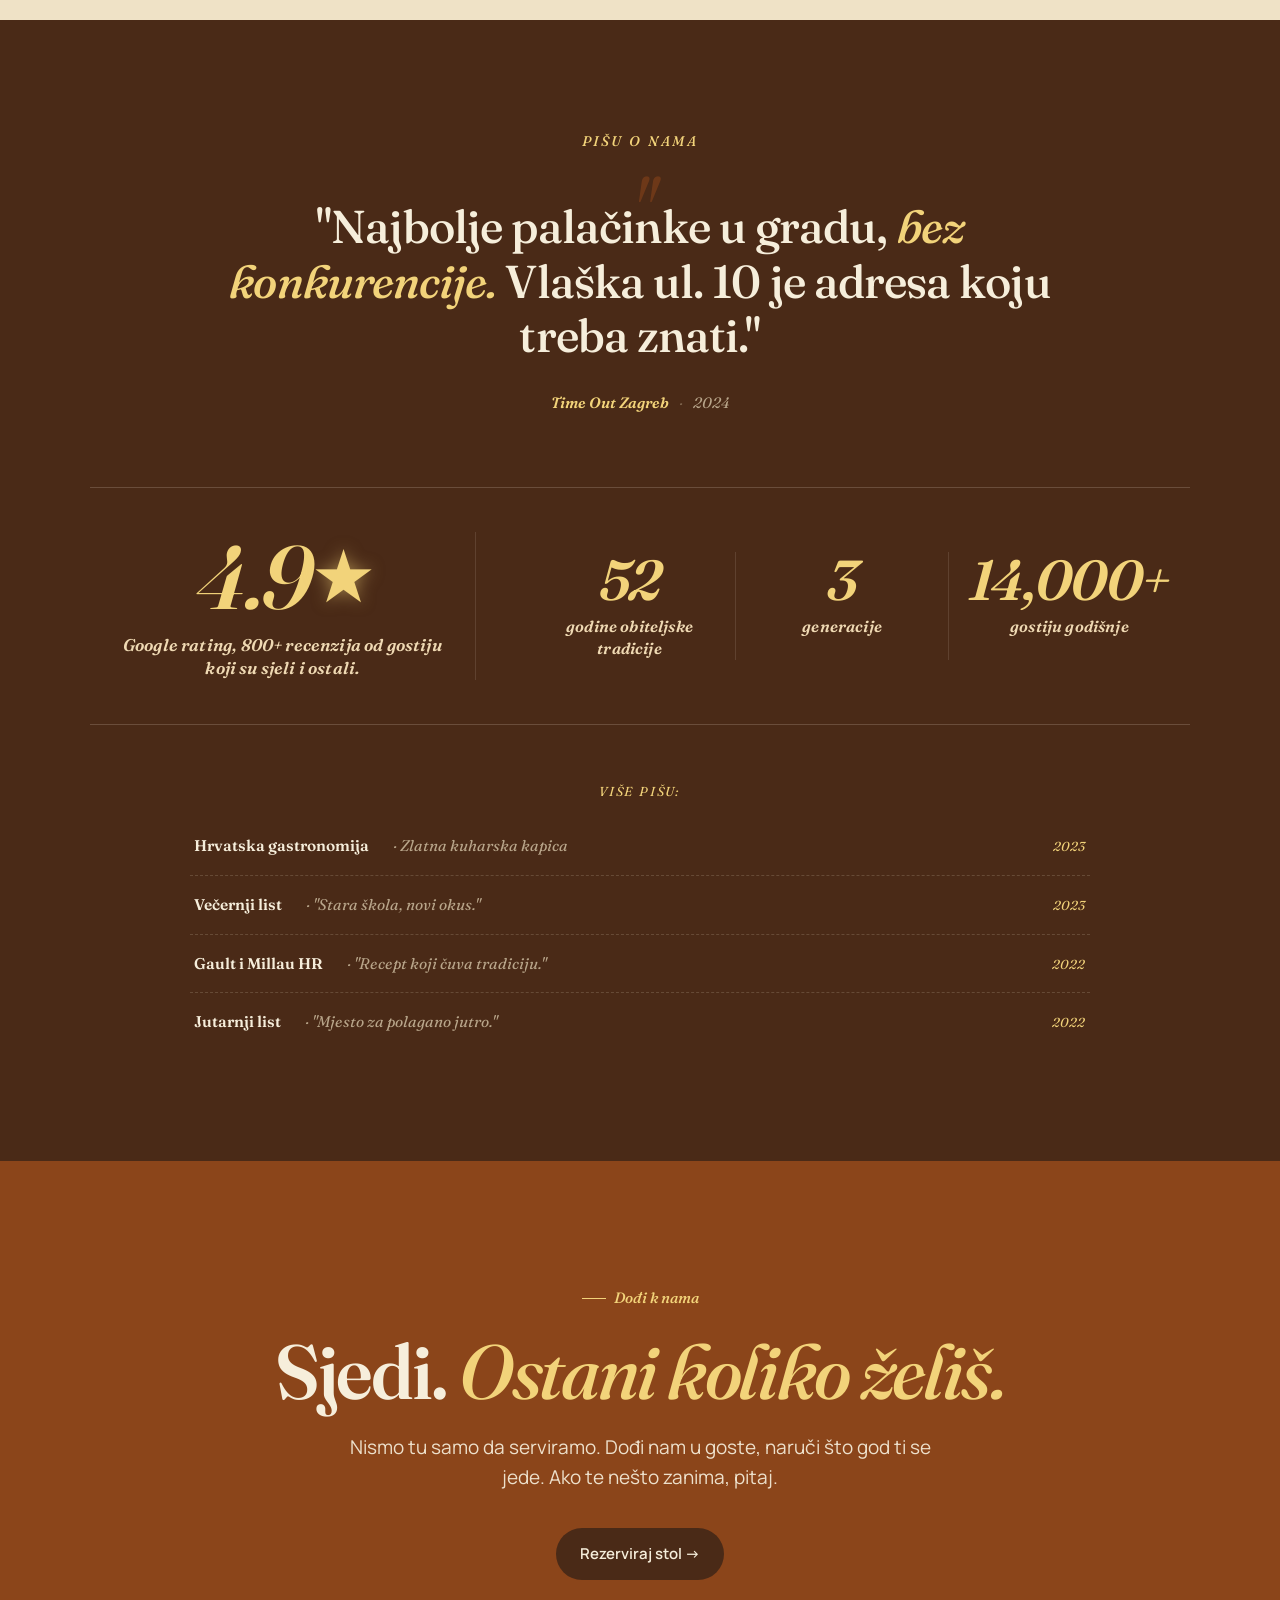
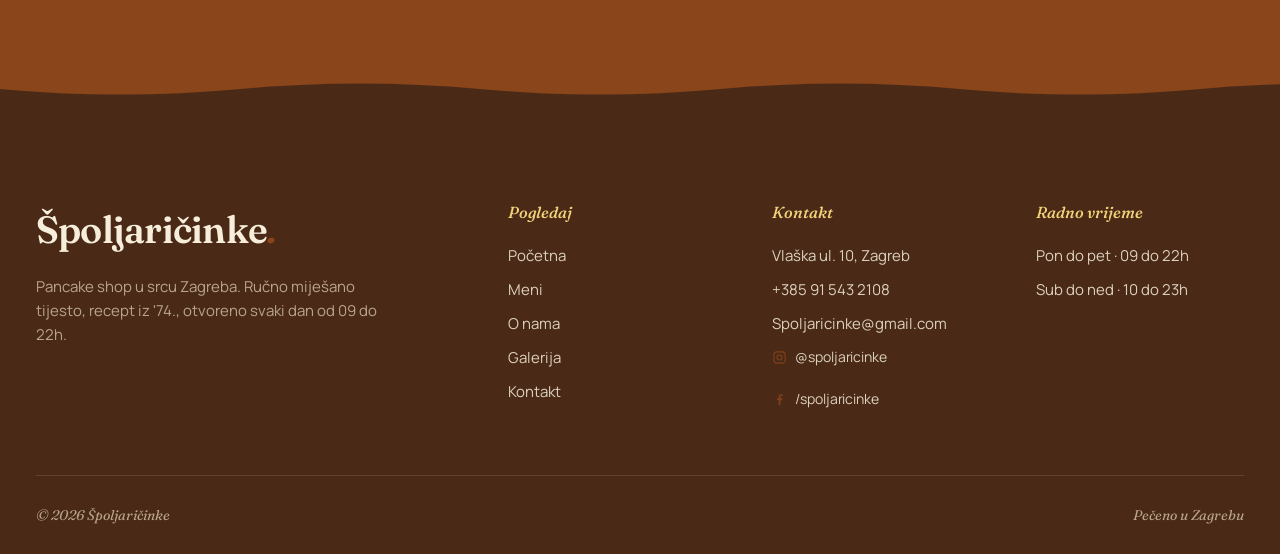
<file: o-nama.html>
<!DOCTYPE html>
<html lang="hr">
<head>
  <meta charset="UTF-8" />
  <meta name="viewport" content="width=device-width, initial-scale=1.0" />
  <title>O nama · Špoljaričinke – tri generacije, jedan recept od 1974.</title>
  <link rel="icon" type="image/png" href="slike/navbar_selector.png">
  <link rel="apple-touch-icon" href="slike/navbar_selector.png">
  <meta name="description" content="Priča o Špoljaričinkama – tri generacije, jedan recept od 1974. Baka Marica, drveni podovi, ručno tijesto. Pancake shop u Vlaškoj ul. 10, Zagreb.">
  <meta name="keywords" content="o nama Špoljaričinke, povijest palačinkarne Zagreb, obiteljski recept palačinke, pancake shop Zagreb priča">
  <meta name="author" content="Špoljaričinke">
  <meta name="robots" content="index, follow">
  <meta property="og:type" content="website">
  <meta property="og:site_name" content="Špoljaričinke">
  <meta property="og:title" content="O nama · Špoljaričinke – tri generacije, jedan recept">
  <meta property="og:description" content="Sve je počelo 1974. Baka Marica, recept za kćeri, tava kao svadbeni poklon. Pedeset godina poslije – Vlaška ul. 10, Zagreb.">
  <meta property="og:image" content="slike/prva-palacinka.png">
  <meta property="og:locale" content="hr_HR">
  <meta name="twitter:card" content="summary_large_image">
  <meta name="twitter:title" content="O nama · Špoljaričinke">
  <meta name="twitter:description" content="Tri generacije, jedan recept od 1974. Pancake shop u Vlaškoj ul. 10, Zagreb.">
  <meta name="twitter:image" content="slike/prva-palacinka.png">
  <link rel="preconnect" href="https://fonts.googleapis.com">
  <link rel="preconnect" href="https://fonts.gstatic.com" crossorigin>
  <link href="https://fonts.googleapis.com/css2?family=Caveat:wght@400;700&family=Manrope:wght@400;500;600;700&family=Fraunces:ital,opsz,wght@0,9..144,400;0,9..144,500;0,9..144,600;0,9..144,700;1,9..144,500;1,9..144,600&display=swap" rel="stylesheet">
  <link rel="stylesheet" href="style.css" />
</head>
<body>

  <nav class="main">
    <a href="index.html" class="brand"><img src="slike/logo.svg" alt="Špoljaričinke" class="brand-logo" title="Špoljaričinke – Pancake shop, Vlaška ul. 10, Zagreb"></a>
    <ul class="menu">
      <li><a href="index.html">Početna</a></li>
      <li><a href="meni.html">Meni</a></li>
      <li><a href="o-nama.html" class="on">O nama</a></li>
      <li><a href="galerija.html">Galerija</a></li>
      <li><a href="kontakt.html">Kontakt</a></li>
    </ul>
    <div class="nav-right">
      <span class="nav-status"><span class="dot"></span><span class="status-text">Otvaranje · 9h · Zatvaranje · 22h</span></span>
      <a href="kontakt.html" class="book">Rezerviraj <span class="arr">→</span></a>
      <button class="hamburger" id="hamburger" aria-label="Otvori izbornik" aria-expanded="false"><span></span><span></span></button>
    </div>
  </nav>
  <div class="mobile-nav" id="mobile-nav" aria-hidden="true">
    <nav class="mobile-nav-links">
      <a href="index.html">Početna</a>
      <a href="meni.html">Meni</a>
      <a href="o-nama.html">O nama</a>
      <a href="galerija.html">Galerija</a>
      <a href="kontakt.html">Kontakt</a>
    </nav>
    <a href="kontakt.html" class="btn mobile-nav-cta">Rezerviraj stol →</a>
    <span class="mobile-nav-status"><span class="dot"></span><span class="status-text">Otvaranje · 9h · Zatvaranje · 22h</span></span>
  </div>

  <header class="page-hero">
    <h1>Tri generacije, <i>jedan recept.</i></h1>
    <p>Sve je počelo jednom nedjeljom 1974. Brašno, jaja, tava i recept koji nije bio za restoran. Pedeset godina poslije, ovdje smo.</p>
  </header>

  <!-- Alternating story splits -->
  <div class="story-splits-wrap">

    <!-- 1974: Baka Marica -->
    <section class="story-split-row fade-up">
      <div class="split-text">
        <span class="split-year" aria-hidden="true">1974</span>
        <h2>Baka Marica <i>i tava kao svadbeni poklon.</i></h2>
        <p><strong>Recept</strong> je bio za njezine kćeri, za nedjeljne doručke i rođendane. Nikad nije zamišljala da će ga jednog dana netko peći za strance.</p>
        <p>Tijesto tanko, gotovo prozirno. Željezna tava, drvena peć, maslac rezan nožem. Sve je trajalo dugo. Nikad nije žurila.</p>
      </div>
      <figure class="split-photo">
        <div class="about-photo">
          <img src="slike/prva-palacinka.png" alt="Baka Marica · 1974." title="Baka Marica i prva Špoljaričinka – recept iz 1974." loading="lazy">
          <span class="ph-label">Baka Marica · 1974.</span>
        </div>
        <div class="photo-stamp" aria-hidden="true">
          <span class="stamp-year">1974</span>
          <span class="stamp-label">Prva Špoljaričinka</span>
        </div>
      </figure>
    </section>

    <!-- 2021: Prostor — photo left, text right -->
    <section class="story-split-row flip fade-up">
      <div class="split-text">
        <span class="split-year" aria-hidden="true">2021</span>
        <h2>Stara mljekara <i>u Vlaškoj ul. 10.</i></h2>
        <p><strong>Špoljaričinke</strong> smo otvorili 2021. u staroj mljekari u <strong>Vlaškoj ul. 10</strong>. Drveni podovi škripe na pravim mjestima, zidovi su puni obiteljskih fotografija.</p>
        <p>Svjetlo pred podne pada točno preko velikog stola u sredini. Tu sjede gosti s knjigama. Ne smetamo ih.</p>
      </div>
      <figure class="split-photo">
        <div class="about-photo">
          <img src="slike/Oslika2.png" alt="Vlaška ul. 10 · danas" title="Špoljaričinke u Vlaškoj ul. 10, Zagreb – otvoreno od 2021." loading="lazy">
          <span class="ph-label">Vlaška ul. 10 · danas</span>
        </div>
      </figure>
    </section>

    <!-- Filozofija + Tim -->
    <section class="story-split-row fade-up">
      <div class="split-text">
        <h2>Polako. <i>Ručno. Uvijek po narudžbi.</i></h2>
        <p>Svaku <strong>palačinku</strong> radimo polako i uvijek <strong>po narudžbi</strong>. Peče se za tebe, ne za nekoga tko dolazi za 10 minuta.</p>
        <p>Kuhari koji ostaju i nakon smjene, konobari koji znaju tvoje ime. Baka Marica i dalje povremeno svrati provjeriti tijesto.</p>
      </div>
      <figure class="split-photo">
        <div class="about-photo">
          <img src="slike/Oslika3.png" alt="Kuhinja · svaki dan" title="Kuhinja Špoljaričinki – tijesto ručno miješano svaki dan" loading="lazy">
          <span class="ph-label">Kuhinja · svaki dan</span>
        </div>
      </figure>
    </section>

  </div>

  <!-- Pišu o nama — layered with hero quote + numbers + press list -->
  <div class="recognitions fade-up">
    <div class="recog-inner">
      <span class="recog-eyebrow">Pišu o nama</span>

      <!-- Hero quote -->
      <blockquote class="recog-hero">
        <p>"Najbolje palačinke u gradu, <i>bez konkurencije.</i> Vlaška ul. 10 je adresa koju treba znati."</p>
        <cite><span class="recog-pub">Time Out Zagreb</span><span class="recog-dot">·</span><span class="recog-year">2024</span></cite>
      </blockquote>

      <!-- Numbers row — featured rating + 3 supporting stats -->
      <div class="recog-numbers">
        <div class="recog-stat recog-stat--featured">
          <span class="recog-stat-num">4.9<span class="recog-stat-star">★</span></span>
          <span class="recog-stat-label">Google rating, 800+ recenzija od gostiju koji su sjeli i ostali.</span>
        </div>
        <div class="recog-stat-group">
          <div class="recog-stat">
            <span class="recog-stat-num">52</span>
            <span class="recog-stat-label">godine obiteljske tradicije</span>
          </div>
          <div class="recog-stat">
            <span class="recog-stat-num">3</span>
            <span class="recog-stat-label">generacije</span>
          </div>
          <div class="recog-stat">
            <span class="recog-stat-num">14,000+</span>
            <span class="recog-stat-label">gostiju godišnje</span>
          </div>
        </div>
      </div>

      <!-- Press list -->
      <div class="recog-list">
        <span class="recog-list-label">Više pišu:</span>
        <ul>
          <li><b>Hrvatska gastronomija</b> · Zlatna kuharska kapica <span>2023</span></li>
          <li><b>Večernji list</b> · "Stara škola, novi okus." <span>2023</span></li>
          <li><b>Gault i Millau HR</b> · "Recept koji čuva tradiciju." <span>2022</span></li>
          <li><b>Jutarnji list</b> · "Mjesto za polagano jutro." <span>2022</span></li>
        </ul>
      </div>
    </div>
  </div>

  <!-- CTA -->
  <div class="cta">
    <div class="cta-inner">
      <span class="eyebrow">Dođi k nama</span>
      <h2>Sjedi. <i>Ostani koliko želiš.</i></h2>
      <p>Nismo tu samo da serviramo. Dođi nam u goste, naruči što god ti se jede. Ako te nešto zanima, pitaj.</p>
      <a href="kontakt.html" class="btn btn-primary">Rezerviraj stol →</a>
    </div>
  </div>

  <footer>
    <div class="foot-grid">
      <div>
        <div class="foot-brand">Špoljaričinke<i>.</i></div>
        <p class="foot-tag">Pancake shop u srcu Zagreba. Ručno miješano tijesto, recept iz '74., otvoreno svaki dan od 09 do 22h.</p>
      </div>
      <div class="foot-col">
        <h4>Pogledaj</h4>
        <a href="index.html">Početna</a>
        <a href="meni.html">Meni</a>
        <a href="o-nama.html">O nama</a>
        <a href="galerija.html">Galerija</a>
        <a href="kontakt.html">Kontakt</a>
      </div>
      <div class="foot-col">
        <h4>Kontakt</h4>
        <p>Vlaška ul. 10, Zagreb</p>
        <p>+385 91 543 2108</p>
        <a href="mailto:Spoljaricinke@gmail.com">Spoljaricinke@gmail.com</a>
        <div class="socials">
          <a href="https://instagram.com/spoljaricinke" target="_blank" rel="noopener" class="social">
            <svg viewBox="0 0 24 24" fill="none" stroke="currentColor" stroke-width="1.7" stroke-linecap="round" stroke-linejoin="round" aria-hidden="true"><rect x="3" y="3" width="18" height="18" rx="5"/><circle cx="12" cy="12" r="4"/><circle cx="17.5" cy="6.5" r="0.6" fill="currentColor" stroke="none"/></svg>
            <span>@spoljaricinke</span>
          </a>
          <a href="https://facebook.com/spoljaricinke" target="_blank" rel="noopener" class="social">
            <svg viewBox="0 0 24 24" fill="currentColor" aria-hidden="true"><path d="M13.5 21v-8h2.7l.4-3.1h-3.1V7.9c0-.9.25-1.5 1.55-1.5H17V3.6c-.3-.04-1.25-.13-2.36-.13-2.34 0-3.94 1.43-3.94 4.06v2.27H8v3.1h2.7V21h2.8z"/></svg>
            <span>/spoljaricinke</span>
          </a>
        </div>
      </div>
      <div class="foot-col">
        <h4>Radno vrijeme</h4>
        <p>Pon do pet · 09 do 22h</p>
        <p>Sub do ned · 10 do 23h</p>
      </div>
    </div>
    <div class="foot-bottom">
      <span>© 2026 Špoljaričinke</span>
      <span>Pečeno u Zagrebu</span>
    </div>
  </footer>

  <script>
    const io = new IntersectionObserver((entries) => {
      entries.forEach(e => {
        if (e.isIntersecting) { e.target.classList.add('in'); io.unobserve(e.target); }
      });
    }, { threshold: 0.12, rootMargin: '0px 0px -60px 0px' });
    document.querySelectorAll('.fade-up').forEach(el => io.observe(el));
  </script>

  <script src="nav.js"></script>
</body>
</html>
</file>
<file: style.css>
/* =====================================
   ŠPOLJARIČINKE — Pancake bistro
   ===================================== */

:root {
  /* Brand palette */
  --bone:      #F6EEDB;   /* cream page background */
  --bone-2:    #EFE2C6;   /* darker cream / card bg */
  --cream:     #FBF6E8;   /* lightest tint */
  --ink:       #4A2A17;   /* dark brown text + dark sections */
  --ink-2:     #6B3C20;   /* slightly lighter brown text */
  --persim:    #8B451A;   /* caramel accent (replaces orange) */
  --persim-2:  #A85A28;   /* caramel hover */
  --butter:    #F2D37A;   /* gold highlight */
  --peach:     #E2C08A;   /* sand accent */
  --peach-2:   #EFD9B3;   /* soft sand for hover/cards */
  --mint:      #B8A58A;   /* muted secondary */
  --soft:      #B8A58A;
  --line:      rgba(74, 42, 23, 0.14);
  --line-2:    rgba(74, 42, 23, 0.08);

  --r-sm: 10px;
  --r-md: 18px;
  --r-lg: 28px;

  --ease: cubic-bezier(0.22, 1, 0.36, 1);
}

* { margin: 0; padding: 0; box-sizing: border-box; }

html { scroll-behavior: smooth; overflow-x: clip; }

body {
  font-family: 'Manrope', system-ui, sans-serif;
  background-color: var(--bone);
  background-image:
    url("data:image/svg+xml;utf8,<svg xmlns='http://www.w3.org/2000/svg' width='200' height='200' viewBox='0 0 200 200'><g fill='%238A441F'><circle cx='22' cy='30' r='1' opacity='0.045'/><circle cx='85' cy='14' r='0.8' opacity='0.04'/><circle cx='150' cy='42' r='1.1' opacity='0.05'/><circle cx='52' cy='72' r='1' opacity='0.045'/><circle cx='115' cy='86' r='0.9' opacity='0.045'/><circle cx='178' cy='108' r='1' opacity='0.045'/><circle cx='28' cy='118' r='0.8' opacity='0.04'/><circle cx='92' cy='138' r='1.1' opacity='0.05'/><circle cx='140' cy='152' r='0.9' opacity='0.04'/><circle cx='14' cy='162' r='1' opacity='0.045'/><circle cx='68' cy='178' r='0.8' opacity='0.04'/><circle cx='182' cy='184' r='1' opacity='0.045'/><circle cx='42' cy='190' r='0.7' opacity='0.04'/><circle cx='118' cy='6' r='0.9' opacity='0.045'/><circle cx='160' cy='190' r='0.8' opacity='0.04'/></g></svg>");
  background-repeat: repeat;
  background-size: 200px 200px;
  color: var(--ink);
  line-height: 1.6;
  -webkit-font-smoothing: antialiased;
}


.serif { font-family: 'Fraunces', serif; font-weight: 600; }

a { color: inherit; text-decoration: none; }
button { font: inherit; border: none; background: none; cursor: pointer; }

/* Keyboard focus — visible across all interactive elements */
a:focus-visible,
button:focus-visible,
input:focus-visible,
select:focus-visible,
textarea:focus-visible,
[tabindex]:focus-visible {
  outline: 2px solid var(--persim);
  outline-offset: 3px;
  border-radius: 4px;
}

.book:focus-visible,
.btn:focus-visible,
.form-submit:focus-visible,
.qf-submit:focus-visible,
.menu a:focus-visible {
  outline-offset: 4px;
}

/* =====================================
   NAV
   ===================================== */
nav.main {
  position: sticky;
  top: 0;
  z-index: 50;
  background: var(--bone);
  padding: 22px 36px;
  display: grid;
  grid-template-columns: 1fr auto 1fr;
  align-items: center;
  gap: 24px;
  transition: box-shadow 320ms var(--ease);
  animation: nav-enter 480ms var(--ease) both;
}

nav.main.scrolled {
  box-shadow: 0 4px 28px -8px rgba(74, 42, 23, 0.14);
}

@keyframes nav-enter {
  from { opacity: 0; transform: translateY(-10px); }
  to   { opacity: 1; transform: translateY(0); }
}

nav.main::after {
  content: '';
  position: absolute;
  left: 0;
  right: 0;
  top: 100%;
  height: 18px;
  background-image: url("data:image/svg+xml,<svg xmlns='http://www.w3.org/2000/svg' viewBox='0 0 320 18' preserveAspectRatio='none'><path fill='%23F6EEDB' d='M0,0 H320 V9 Q240,18 160,9 Q80,0 0,9 Z'/></svg>");
  background-repeat: repeat-x;
  background-size: 320px 18px;
  pointer-events: none;
}

.brand {
  font-family: 'Fraunces', serif;
  font-weight: 600;
  font-size: 26px;
  letter-spacing: -0.02em;
  transition: opacity 220ms var(--ease);
}

.brand:hover { opacity: 0.72; }

.brand i { font-style: italic; color: var(--persim); }

.brand-logo {
  height: 38px;
  width: auto;
  display: block;
}

.menu {
  display: flex;
  gap: 4px;
  list-style: none;
}

.menu a {
  position: relative;
  font-size: 14.5px;
  font-weight: 500;
  padding: 8px 18px;
  border-radius: 999px;
  transition: background 220ms var(--ease), color 220ms var(--ease), transform 260ms var(--ease);
  z-index: 1;
}

.menu a:hover { background: var(--bone-2); transform: translateY(-1px); }

.menu a.on {
  background: transparent;
  color: var(--ink);
  font-weight: 700;
}

.menu a.on::before {
  content: '';
  position: absolute;
  left: 50%;
  top: 50%;
  width: calc(100% + 28px);
  min-width: 74px;
  max-width: 92px;
  aspect-ratio: 1 / 1;
  transform: translate(-50%, -50%) rotate(-4deg) scale(1);
  background-image: url('slike/navbar_selector.png');
  background-repeat: no-repeat;
  background-position: center;
  background-size: contain;
  mix-blend-mode: multiply;
  z-index: -1;
  pointer-events: none;
  animation: pancake-pop 620ms cubic-bezier(0.34, 1.56, 0.64, 1) both;
}

@keyframes pancake-pop {
  0%   { transform: translate(-50%, -50%) rotate(20deg) scale(0); opacity: 0; }
  60%  { opacity: 1; }
  100% { transform: translate(-50%, -50%) rotate(-4deg) scale(1); opacity: 1; }
}

@media (prefers-reduced-motion: reduce) {
  .menu a.on::before { animation: none; }
}

.nav-right {
  display: flex;
  align-items: center;
  gap: 16px;
  justify-content: flex-end;
}

.nav-status {
  display: inline-flex;
  align-items: center;
  gap: 8px;
  padding: 9px 18px;
  border: 2px solid #8A441F;
  border-radius: 999px;
  font-family: 'Manrope', sans-serif;
  font-weight: 500;
  font-size: 13.5px;
  color: var(--ink);
  background: var(--bone-2);
  transition: border-color 280ms var(--ease), background 280ms var(--ease), color 280ms var(--ease);
  white-space: nowrap;
}

.nav-status.closed {
  border-color: #8A441F;
  background: var(--bone-2);
  color: var(--persim);
}

.nav-status .dot {
  width: 6px;
  height: 6px;
  background: #6BCB77;
  border-radius: 50%;
  flex-shrink: 0;
  animation: pulse 2s var(--ease) infinite;
  transition: background 280ms var(--ease);
}

.nav-status.closed .dot {
  background: #E85D2F;
  animation: none;
}

@keyframes pulse { 50% { opacity: 0.4; } }

.book {
  background: var(--persim);
  color: var(--bone);
  padding: 12px 22px;
  border-radius: 999px;
  font-weight: 600;
  font-size: 14.5px;
  display: inline-flex;
  align-items: center;
  gap: 8px;
  transition: transform 280ms var(--ease), background 280ms var(--ease);
}

.book:hover { background: var(--ink); transform: translateY(-1px); }
.book .arr { display: inline-block; transition: transform 280ms var(--ease); }
.book:hover .arr { transform: translateX(3px); }

/* =====================================
   COMMON
   ===================================== */
.wrap {
  max-width: 1320px;
  margin: 0 auto;
  padding: 0 36px;
}

.eyebrow {
  display: inline-flex;
  align-items: center;
  gap: 8px;
  font-family: 'Fraunces', serif;
  font-style: italic;
  font-weight: 500;
  font-size: 15px;
  color: var(--persim);
  margin-bottom: 14px;
}

.eyebrow::before {
  content: '';
  width: 24px;
  height: 1.5px;
  background: var(--persim);
  display: inline-block;
}

.btn {
  display: inline-flex;
  align-items: center;
  gap: 8px;
  padding: 14px 24px;
  border-radius: 999px;
  font-weight: 600;
  font-size: 15px;
  transition: background 280ms var(--ease), color 280ms var(--ease), transform 280ms var(--ease);
}

.btn-primary { background: var(--ink); color: var(--bone); }
.btn-primary:hover { background: var(--persim); transform: translateY(-2px); }

.btn-ghost { background: transparent; color: var(--ink); border: 1.5px solid var(--ink); }
.btn-ghost:hover { background: var(--ink); color: var(--bone); transform: translateY(-2px); }

/* =====================================
   HOME — HERO (centered spread, photo bg)
   ===================================== */
.hero {
  position: relative;
  padding: 120px 36px 120px;
  margin: 0;
  min-height: 92vh;
  display: flex;
  flex-direction: column;
  align-items: center;
  justify-content: center;
  text-align: center;
  overflow: hidden;
  color: var(--bone);

  background:
    linear-gradient(135deg, rgba(74, 42, 23, 0.62), rgba(74, 42, 23, 0.40) 50%, rgba(74, 42, 23, 0.72)),
    url('slike/hero-bg.webp') center/cover no-repeat,
    linear-gradient(135deg, #3A1F0F 0%, #5C2E16 45%, #8B451A 100%);
}

/* Soft vignette for focus on the title */
.hero::after {
  content: '';
  position: absolute;
  inset: 0;
  background: radial-gradient(ellipse 70% 50% at 50% 50%, transparent 0%, rgba(74, 42, 23, 0.35) 100%);
  pointer-events: none;
  z-index: 2;
}

.hero-content { position: relative; z-index: 4; }

.hero-content {
  position: relative;
  z-index: 3;
}

.hero-eyebrow {
  display: inline-flex;
  align-items: center;
  gap: 12px;
  font-family: 'Fraunces', serif;
  font-style: normal;
  font-weight: 700;
  font-size: 17px;
  letter-spacing: 0.01em;
  color: var(--butter);
  margin-bottom: 28px;
}

.hero-eyebrow::before,
.hero-eyebrow::after {
  content: '';
  width: 28px;
  height: 1.5px;
  background: var(--butter);
}

.hero-title {
  font-family: 'Fraunces', serif;
  font-weight: 600;
  font-size: clamp(3.6rem, 11vw, 12rem);
  line-height: 0.92;
  letter-spacing: -0.035em;
  color: var(--bone);
  margin: 0 auto 24px;
  max-width: 18ch;
  text-shadow: 0 8px 30px rgba(0, 0, 0, 0.35);
}

.hero-title i {
  font-style: italic;
  color: var(--butter);
  font-weight: 500;
}

.hero-sub {
  font-family: 'Fraunces', serif;
  font-style: italic;
  font-size: clamp(1.1rem, 1.6vw, 1.35rem);
  color: var(--bone-2);
  margin: 0 auto 40px;
  max-width: 48ch;
  line-height: 1.5;
  text-shadow: 0 2px 12px rgba(0, 0, 0, 0.3);
}

/* Hero buttons reversed for dark photo bg */
.hero .btn-primary { background: var(--butter); color: var(--ink); }
.hero .btn-primary:hover { background: var(--bone); color: var(--ink); }
.hero .btn-ghost { color: var(--bone); border-color: var(--bone); }
.hero .btn-ghost:hover { background: var(--bone); color: var(--ink); }

/* Float placeholders: cream styling on dark bg */
.float-placeholder {
  background:
    radial-gradient(circle at 30% 30%, rgba(246, 238, 219, 0.22), rgba(246, 238, 219, 0.04) 70%);
  border-color: rgba(246, 238, 219, 0.55);
}

.float-placeholder::after {
  color: rgba(246, 238, 219, 0.8);
}

.hero-actions {
  display: inline-flex;
  gap: 12px;
  flex-wrap: wrap;
  justify-content: center;
}

/* Floating pancake placeholders */
.float {
  position: absolute;
  width: var(--w, 180px);
  height: auto;
  aspect-ratio: 1;
  pointer-events: none;
  transform: rotate(var(--rot, 0deg));
  animation: float-y 7s ease-in-out infinite;
  animation-delay: var(--delay, 0s);
  z-index: 1;
}

img.float { aspect-ratio: auto; height: auto; object-fit: contain; }

/* Placeholder visual: dashed circle with label, hidden when real <img> is used */
.float-placeholder {
  background:
    radial-gradient(circle at 30% 30%, rgba(139, 69, 26, 0.18), rgba(139, 69, 26, 0.04) 70%);
  border: 1.5px dashed rgba(139, 69, 26, 0.45);
  border-radius: 50%;
  display: flex;
  align-items: center;
  justify-content: center;
}

.float-placeholder::after {
  content: attr(data-n);
  font-family: 'Fraunces', serif;
  font-style: italic;
  font-size: 14px;
  color: rgba(139, 69, 26, 0.7);
  transform: rotate(calc(var(--rot, 0deg) * -1));
}

@keyframes float-y {
  0%, 100% { transform: rotate(var(--rot, 0deg)) translateY(0); }
  50%      { transform: rotate(var(--rot, 0deg)) translateY(-14px); }
}

/* Position presets — 6 pancakes scattered around the title */
.float.p1 { --w: 240px; --rot: -14deg;  --delay: 0s;   top: 6%;   left: 5%; }
.float.p2 { --w: 190px; --rot: 10deg;   --delay: 1.4s; top: 10%;  right: 7%; }
.float.p3 { --w: 230px; --rot: 20deg;   --delay: 2.6s; bottom: 18%; left: 14%; }
.float.p4 { --w: 210px; --rot: -8deg;   --delay: 0.6s; bottom: 6%;  right: 9%; }
.float.p5 { --w: 110px; --rot: 26deg;   --delay: 2s;   top: 44%;  left: 1%; }
.float.p6 { --w: 130px; --rot: -22deg;  --delay: 3.4s; top: 38%;  right: 2%; }

@media (max-width: 900px) {
  .float.p5, .float.p6 { display: none; }
  .float.p1 { --w: 150px; top: 2%; }
  .float.p2 { --w: 130px; top: 4%; }
  .float.p3 { --w: 90px; }
  .float.p4 { --w: 130px; }
}

@media (max-width: 600px) {
  .float.p3 { display: none; }
}

@media (prefers-reduced-motion: reduce) {
  .float { animation: none; }
}

/* =====================================
   SECTION HEAD (shared)
   ===================================== */
.section-head {
  display: flex;
  justify-content: space-between;
  align-items: end;
  margin-bottom: 56px;
  gap: 40px;
  flex-wrap: wrap;
}

.section-head h2 {
  font-family: 'Fraunces', serif;
  font-weight: 600;
  font-size: clamp(2.4rem, 5vw, 4.4rem);
  line-height: 0.98;
  letter-spacing: -0.025em;
  max-width: 18ch;
}

.section-head h2 i {
  font-style: italic;
  color: var(--persim);
  font-weight: 500;
}

.section-head .head-right {
  font-size: 16px;
  max-width: 38ch;
  color: var(--ink-2);
  line-height: 1.55;
}

/* =====================================
   PLATES (today's featured — circular)
   ===================================== */
.plates {
  display: grid;
  grid-template-columns: repeat(3, 1fr);
  gap: 48px;
}

.plate {
  display: flex;
  flex-direction: column;
  align-items: center;
  text-align: center;
}

.plate-circle {
  position: relative;
  width: 100%;
  max-width: 320px;
  aspect-ratio: 1;
  margin-bottom: 28px;
  border-radius: 50%;
  background:
    radial-gradient(circle, transparent 76%, rgba(74, 42, 23, 0.08) 78%, transparent 80%),
    radial-gradient(circle at 30% 30%, var(--cream) 0%, var(--bone-2) 100%);
  display: flex;
  align-items: center;
  justify-content: center;
  box-shadow:
    0 30px 50px -20px rgba(74, 42, 23, 0.32),
    inset 0 0 0 1px rgba(74, 42, 23, 0.05);
  --rot: 0deg;
  --y: 0px;
  transform: rotate(var(--rot)) translateY(var(--y));
  transition: transform 520ms var(--ease), box-shadow 520ms var(--ease);
  cursor: none;
}

/* Custom fork cursor with pop animation */
.fork-cursor {
  position: fixed;
  top: 0;
  left: 0;
  font-size: 30px;
  line-height: 1;
  pointer-events: none;
  z-index: 9999;
  user-select: none;
  opacity: 0;
  scale: 0;
  transition: opacity 180ms ease, scale 360ms cubic-bezier(0.34, 1.6, 0.64, 1);
  will-change: transform, scale, opacity;
}

.fork-cursor.active {
  opacity: 1;
  scale: 1;
}

/* Per-image zoom adjustments to equalize pancake sizes */
.plate:nth-child(2) .plate-img { transform: translateY(10px) scale(1.5); }
.plate:nth-child(3) .plate-img { transform: translateY(-4px) scale(1.1); }

.plate:nth-child(1) .plate-circle { --rot: -2.5deg; }
.plate:nth-child(2) .plate-circle { --rot:  1.5deg; }
.plate:nth-child(3) .plate-circle { --rot: -1deg;   }

.plate:hover .plate-circle {
  --y: -10px;
  box-shadow:
    0 40px 60px -20px rgba(74, 42, 23, 0.4),
    inset 0 0 0 1px rgba(74, 42, 23, 0.05);
}

.plate-img,
img.plate-img {
  width: 100%;
  height: 100%;
  border-radius: 50%;
  object-fit: cover;
  display: flex;
  align-items: center;
  justify-content: center;
}

.plate-placeholder {
  background:
    radial-gradient(circle at 32% 30%, var(--butter) 0%, var(--peach) 60%, var(--persim) 100%);
  font-family: 'Fraunces', serif;
  font-style: italic;
  color: var(--ink);
  font-size: 15px;
  opacity: 0.92;
  box-shadow: inset 0 -6px 20px rgba(74, 42, 23, 0.18);
}

.plate-cat {
  font-family: 'Fraunces', serif;
  font-style: italic;
  font-size: 14px;
  color: var(--persim);
  margin-bottom: 6px;
}

.plate-name {
  font-family: 'Fraunces', serif;
  font-weight: 600;
  font-size: clamp(1.4rem, 2vw, 1.8rem);
  line-height: 1.1;
  letter-spacing: -0.015em;
  color: var(--ink);
  margin-bottom: 10px;
}

.plate-desc {
  font-size: 15px;
  line-height: 1.55;
  color: var(--ink-2);
  max-width: 32ch;
  margin: 0 auto 14px;
}

.plate-price {
  font-family: 'Fraunces', serif;
  font-weight: 600;
  font-style: italic;
  font-size: 1.5rem;
  color: var(--persim);
}

@media (max-width: 900px) {
  .plates { grid-template-columns: 1fr; gap: 56px; }
  .plate-circle { max-width: 280px; }
}

/* =====================================
   DISHES (menu rows)
   ===================================== */
.today, .menu-page {
  padding: 100px 36px;
  max-width: 1400px;
  margin: 0 auto;
}

.menu-section { margin-bottom: 80px; }
.menu-section:last-child { margin-bottom: 0; }

.menu-section-title {
  font-family: 'Fraunces', serif;
  font-weight: 600;
  font-size: clamp(1.6rem, 3vw, 2.4rem);
  letter-spacing: -0.015em;
  margin-bottom: 32px;
  display: flex;
  align-items: baseline;
  gap: 14px;
}

.menu-section-title i {
  font-style: italic;
  color: var(--persim);
  font-weight: 500;
}

.menu-section-title::after {
  content: '';
  flex: 1;
  height: 1px;
  background: var(--line);
}

.dishes {
  border-top: 1.5px solid var(--ink);
}

.dish {
  display: grid;
  grid-template-columns: 56px 1.4fr 2fr auto;
  gap: 32px;
  align-items: center;
  padding: 28px 16px;
  margin: 0 -16px;
  border-bottom: 1px solid var(--line);
  border-radius: var(--r-md);
  cursor: pointer;
  transition: padding 320ms var(--ease), background 320ms var(--ease), transform 320ms var(--ease);
}

.dish:hover {
  background: var(--peach-2);
  padding: 28px 24px;
  transform: translateX(4px);
}

.dish:hover .dish-price { color: var(--ink); }

.dish-num {
  font-family: 'Fraunces', serif;
  font-style: italic;
  font-weight: 500;
  font-size: 18px;
  color: var(--ink-2);
}

.dish-name {
  font-family: 'Fraunces', serif;
  font-weight: 600;
  font-size: clamp(1.5rem, 2.4vw, 2rem);
  letter-spacing: -0.015em;
  line-height: 1.15;
}

.dish-cat {
  font-family: 'Fraunces', serif;
  font-style: italic;
  font-weight: 500;
  font-size: 13.5px;
  color: var(--persim);
  display: block;
  margin-bottom: 4px;
}

.dish-desc {
  font-size: 15.5px;
  color: var(--ink-2);
  max-width: 50ch;
  line-height: 1.5;
}

.dish:hover .dish-desc { color: var(--soft); }

.dish-price {
  font-family: 'Fraunces', serif;
  font-weight: 600;
  font-style: italic;
  font-size: clamp(1.4rem, 2.2vw, 1.8rem);
  color: var(--persim);
}

.today-foot {
  margin-top: 48px;
  display: flex;
  justify-content: center;
  align-items: center;
  flex-wrap: wrap;
  gap: 16px;
}

.today-foot .note {
  font-family: 'Fraunces', serif;
  font-style: italic;
  font-size: 16px;
  color: var(--ink-2);
}

.today-foot .see-all {
  font-size: 16px;
  font-weight: 700;
  padding: 14px 26px;
  border: 1.5px solid var(--ink);
  border-bottom: 1.5px solid var(--ink);
  border-radius: 999px;
  background: var(--ink);
  color: var(--bone);
  transition: background 280ms var(--ease), color 280ms var(--ease), gap 280ms var(--ease), transform 280ms var(--ease);
}

.today-foot .see-all:hover {
  background: var(--persim);
  border-color: var(--persim);
  color: var(--bone);
  gap: 16px;
  transform: translateY(-2px);
}

.today-foot .see-all span {
  display: inline-block;
  transition: transform 280ms var(--ease);
}

.today-foot .see-all:hover span { transform: translateX(3px); }

.see-all {
  display: inline-flex;
  align-items: center;
  gap: 10px;
  font-weight: 600;
  border-bottom: 1.5px solid var(--ink);
  padding-bottom: 4px;
  transition: gap 280ms var(--ease);
}

.see-all:hover { gap: 16px; }

/* =====================================
   STATS (dark, 4 in a row)
   ===================================== */
.stats {
  background: var(--ink);
  color: var(--bone);
  padding: 110px 36px;
}

.stats-inner {
  max-width: 1100px;
  margin: 0 auto;
  display: grid;
  grid-template-columns: repeat(3, 1fr);
  gap: 0;
}

.stat {
  padding: 12px 32px;
  text-align: center;
}

.stat-num {
  font-family: 'Fraunces', serif;
  font-weight: 600;
  font-style: italic;
  font-size: clamp(3.5rem, 7vw, 6.2rem);
  line-height: 1;
  letter-spacing: -0.025em;
  color: var(--butter);
  display: block;
  margin-bottom: 14px;
}

.stat-num .star {
  font-style: normal;
  font-size: 0.6em;
  margin-left: 6px;
  color: var(--persim);
  vertical-align: 0.15em;
}

/* Counter — simple tick flash on update */
.stat-num.counter.tick {
  animation: counter-flash 700ms var(--ease);
}

@keyframes counter-flash {
  0%   { transform: scale(1); color: var(--butter); }
  40%  { transform: scale(1.04); color: var(--bone); }
  100% { transform: scale(1); color: var(--butter); }
}

.live-dot {
  display: inline-block;
  width: 7px;
  height: 7px;
  background: var(--persim);
  border-radius: 50%;
  margin-left: 6px;
  vertical-align: middle;
  animation: live-pulse 2s ease-in-out infinite;
}

@keyframes live-pulse {
  0%, 100% { opacity: 1; box-shadow: 0 0 0 0 rgba(232, 93, 47, 0.5); }
  50%      { opacity: 0.6; box-shadow: 0 0 0 6px rgba(232, 93, 47, 0); }
}

@media (prefers-reduced-motion: reduce) {
  .stat-num.tick { animation: none; }
  .live-dot { animation: none; }
}

.stat-label {
  font-family: 'Fraunces', serif;
  font-style: italic;
  font-weight: 400;
  font-size: 20px;
  font-weight: 600;
  color: var(--peach-2);
  line-height: 1.35;
  max-width: 18ch;
  margin: 0 auto;
  display: block;
}

/* Rating + review collage block */
.rating-block {
  position: relative;
  max-width: 1280px;
  margin: 140px auto 0;
  min-height: 620px;
  isolation: isolate;
}

.rating-block::before {
  content: '';
  position: absolute;
  top: 50%;
  left: 50%;
  width: 460px;
  height: 460px;
  max-width: 70%;
  background:
    radial-gradient(circle, rgba(232, 93, 47, 0.22) 0%, rgba(232, 93, 47, 0.08) 35%, transparent 70%);
  transform: translate(-50%, -50%);
  z-index: 0;
  pointer-events: none;
  filter: blur(20px);
}

.rating-center {
  position: absolute;
  top: 50%;
  left: 50%;
  transform: translate(-50%, -50%);
  text-align: center;
  z-index: 2;
}

.rating-num {
  font-family: 'Fraunces', serif;
  font-style: italic;
  font-weight: 700;
  font-size: clamp(5rem, 10vw, 9rem);
  line-height: 1;
  letter-spacing: -0.03em;
  color: var(--butter);
  display: block;
}

.rating-num .star {
  font-style: normal;
  font-size: 0.7em;
  color: var(--butter);
  margin-left: 10px;
  vertical-align: 0.18em;
  text-shadow: 0 0 20px rgba(242, 211, 122, 0.6);
}

.rating-label {
  font-family: 'Fraunces', serif;
  font-style: italic;
  font-size: 19px;
  color: var(--bone);
  margin-top: 14px;
}

.rating-sub {
  font-size: 14px;
  color: var(--soft);
  margin-top: 6px;
  font-family: 'Fraunces', serif;
  font-style: italic;
}

.review {
  position: absolute;
  background: var(--bone);
  color: var(--ink);
  padding: 22px 24px;
  border-radius: 16px;
  max-width: 250px;
  box-shadow: 0 24px 50px -10px rgba(0, 0, 0, 0.45);
  z-index: 1;
  cursor: pointer;
  opacity: 0;
  will-change: transform, opacity;
}

.review.placed {
  transition: transform 380ms var(--ease), box-shadow 380ms var(--ease);
}

.rev-header {
  display: flex;
  align-items: flex-start;
  justify-content: space-between;
  gap: 10px;
  margin-bottom: 10px;
}

.review .reviewer {
  display: block;
  font-family: 'Manrope', sans-serif;
  font-weight: 700;
  font-size: 14px;
  color: var(--ink);
  margin-bottom: 2px;
}

.review .rev-source {
  display: block;
  font-family: 'Manrope', sans-serif;
  font-size: 11.5px;
  color: var(--ink-2);
  opacity: 0.75;
}

.rev-g {
  width: 22px;
  height: 22px;
  flex-shrink: 0;
  margin-top: 2px;
}

.review .stars {
  color: var(--persim);
  font-size: 13px;
  letter-spacing: 2px;
  margin-bottom: 10px;
}

.review p {
  font-family: 'Fraunces', serif;
  font-style: italic;
  font-size: 15px;
  line-height: 1.45;
  color: var(--ink);
  margin: 0;
}

.review-1 { top: 0;     left: 2%;  background: var(--bone); }
.review-2 { top: 4%;    right: 2%; background: var(--butter); }
.review-3 { bottom: 2%; left: 8%;  background: var(--peach); }
.review-4 { bottom: 0;  right: 6%; background: var(--bone); }

.review-2 .stars { color: var(--ink); }
.review-3 .stars { color: var(--persim-2); }

.review-1.placed:hover { transform: rotate(-1deg) translateY(-6px) scale(1.03); }
.review-2.placed:hover { transform: rotate(1deg)  translateY(-6px) scale(1.03); }
.review-3.placed:hover { transform: rotate(0deg)  translateY(-6px) scale(1.03); }
.review-4.placed:hover { transform: rotate(-1deg) translateY(-6px) scale(1.03); }

.review:hover { box-shadow: 0 36px 60px -10px rgba(0, 0, 0, 0.55); }

.rev-reactions {
  display: flex;
  gap: 8px;
  margin-top: 12px;
}

.rev-react {
  display: inline-flex;
  align-items: center;
  gap: 5px;
  padding: 4px 10px;
  border-radius: 999px;
  border: 1.5px solid var(--line);
  background: transparent;
  font-family: 'Manrope', sans-serif;
  font-size: 12px;
  font-weight: 600;
  color: var(--ink-2);
  cursor: pointer;
  transition: background 180ms var(--ease), border-color 180ms var(--ease), color 180ms var(--ease), transform 180ms var(--ease);
  user-select: none;
}

.rev-react:hover {
  background: var(--peach-2);
  border-color: var(--peach);
}

.rev-react.active {
  background: var(--peach-2);
  border-color: var(--persim);
  color: var(--ink);
}

.rev-react.active { transform: scale(1.05); }

.emoji-particle {
  position: absolute;
  top: 50%;
  left: 50%;
  font-size: 26px;
  pointer-events: none;
  z-index: 10;
  user-select: none;
  will-change: transform, opacity;
  line-height: 1;
}

@media (max-width: 900px) {
  .stats { padding: 80px 24px; }
  .stats-inner { grid-template-columns: repeat(3, 1fr); gap: 24px 0; }
  .stat { padding: 0 12px; }
  .stat-num { font-size: clamp(2.4rem, 9vw, 4rem); }
  .stat-label { font-size: 13px; }

  .rating-block { min-height: auto; margin-top: 64px; }
  .rating-center { position: static; transform: none; margin-bottom: 40px; }
  .review { position: static; max-width: 100%; margin-bottom: 16px; transform: none !important; }
}

@media (max-width: 560px) {
  .stats-inner { grid-template-columns: 1fr; gap: 36px; }
  .stat { border-left: none; }
}

/* =====================================
   PROMISE STRIP
   ===================================== */
.promise {
  background: var(--ink);
  color: var(--bone);
  padding: 110px 36px;
}

.promise-inner {
  max-width: 1100px;
  margin: 0 auto;
  display: grid;
  grid-template-columns: 1fr 2fr;
  gap: 80px;
  align-items: start;
}

.promise-quote {
  font-family: 'Fraunces', serif;
  font-weight: 500;
  font-style: italic;
  font-size: clamp(2rem, 4vw, 3.4rem);
  line-height: 1.15;
  letter-spacing: -0.015em;
  color: var(--butter);
}

.promise-quote::before {
  content: '"';
  font-size: 1.4em;
  line-height: 0;
  vertical-align: -0.2em;
  color: var(--persim);
  margin-right: 6px;
}

.promise-signoff {
  margin-top: 36px;
  display: flex;
  align-items: center;
  gap: 16px;
  font-family: 'Fraunces', serif;
  font-style: italic;
  font-size: 16px;
  color: var(--soft);
}

.promise-signoff::before {
  content: '';
  width: 32px;
  height: 1.5px;
  background: var(--persim);
}

.promise-meta-row {
  display: flex;
  justify-content: space-between;
  align-items: baseline;
  padding: 20px 0;
  border-bottom: 1px solid rgba(246, 238, 219, 0.12);
  gap: 16px;
}

.promise-meta-row:first-child { border-top: 1px solid rgba(246, 238, 219, 0.12); }

.promise-meta-row .k {
  font-family: 'Fraunces', serif;
  font-style: italic;
  font-size: 15px;
  color: var(--soft);
}

.promise-meta-row .v {
  font-family: 'Fraunces', serif;
  font-weight: 600;
  font-size: 17px;
  color: var(--bone);
}

/* =====================================
   STORY
   ===================================== */
.story {
  padding: 110px 36px;
  max-width: 1200px;
  margin: 0 auto;
  display: grid;
  grid-template-columns: 1fr 1fr;
  gap: 80px;
  align-items: center;
  background: var(--bone-2);
  box-shadow: 0 0 0 100vmax var(--bone-2);
  clip-path: inset(0 -100vmax);
}

.story-text h2 {
  font-family: 'Fraunces', serif;
  font-weight: 600;
  font-size: clamp(2.2rem, 4vw, 3.6rem);
  line-height: 1;
  letter-spacing: -0.025em;
  margin: 14px 0 24px;
}

.story-text h2 i { font-style: italic; color: var(--persim); font-weight: 500; }

.story-text p {
  font-size: 17px;
  line-height: 1.7;
  color: var(--ink-2);
  margin-bottom: 16px;
  max-width: 52ch;
}

.story-text p:first-of-type::first-letter {
  font-family: 'Fraunces', serif;
  font-weight: 600;
  font-style: italic;
  font-size: 2.4rem;
  line-height: 1;
  color: var(--persim);
  margin-right: 2px;
}

/* Story pill CTA */
.story-cta {
  margin-top: 28px;
  font-size: 16px;
  font-weight: 700;
  padding: 14px 26px;
  border: 1.5px solid var(--ink);
  border-bottom: 1.5px solid var(--ink);
  border-radius: 999px;
  background: var(--ink);
  color: var(--bone);
  transition: background 280ms var(--ease), border-color 280ms var(--ease), gap 280ms var(--ease), transform 280ms var(--ease);
}

.story-cta:hover {
  background: var(--persim);
  border-color: var(--persim);
  gap: 16px;
  transform: translateY(-2px);
}

.story-cta span { transition: transform 280ms var(--ease); }
.story-cta:hover span { transform: translateX(3px); }

/* Photo corner stamp */
/* Photo album label — horizontal tag */
.photo-stamp {
  position: absolute;
  bottom: 16px;
  right: 16px;
  background: var(--bone);
  padding: 8px 14px;
  border-radius: 999px;
  display: inline-flex;
  align-items: center;
  gap: 10px;
  z-index: 3;
  pointer-events: none;
}

.photo-stamp .stamp-year {
  font-family: 'Fraunces', serif;
  font-weight: 600;
  font-style: italic;
  font-size: 15px;
  line-height: 1;
  color: var(--ink);
  letter-spacing: -0.01em;
}

.photo-stamp .stamp-label {
  font-family: 'Fraunces', serif;
  font-style: italic;
  font-size: 13px;
  color: var(--ink-2);
  border-left: 1px solid var(--line);
  padding-left: 10px;
  line-height: 1.2;
  max-width: 14ch;
}

.story-media {
  position: relative;
}

.story-photo {
  position: relative;
  aspect-ratio: 4 / 5;
  background: var(--bone);
  padding: 14px 14px 56px;
  border-radius: 4px;
  display: flex;
  align-items: center;
  justify-content: center;
  box-shadow:
    0 1px 0 rgba(255, 255, 255, 0.7) inset,
    0 30px 56px -22px rgba(74, 42, 23, 0.32),
    0 6px 14px -6px rgba(74, 42, 23, 0.18);
  transform: rotate(-1.2deg);
  transition: transform 520ms var(--ease), box-shadow 520ms var(--ease);
}

.story-photo::before {
  content: '';
  position: absolute;
  inset: 0;
  border: 1px solid rgba(74, 42, 23, 0.12);
  border-radius: inherit;
  pointer-events: none;
}

.story-photo > img {
  border-radius: 2px;
  box-shadow: 0 1px 2px rgba(74, 42, 23, 0.18);
}

.story-media:hover .story-photo {
  transform: rotate(-0.4deg) translateY(-4px);
  box-shadow:
    0 1px 0 rgba(255, 255, 255, 0.7) inset,
    0 40px 70px -22px rgba(74, 42, 23, 0.38),
    0 10px 20px -8px rgba(74, 42, 23, 0.22);
}

.story-photo .ph {
  color: var(--ink-2);
  font-family: 'Fraunces', serif;
  font-style: italic;
  font-size: 14px;
}

.story-caption {
  display: block;
  margin-top: 16px;
  text-align: right;
  font-family: 'Fraunces', serif;
  font-style: italic;
  font-size: 15px;
  color: var(--ink-2);
  letter-spacing: 0.01em;
}

/* =====================================
   CTA SECTION
   ===================================== */
.cta {
  background: var(--persim);
  color: var(--bone);
  padding: 120px 36px;
  text-align: center;
}

.cta-inner { max-width: 900px; margin: 0 auto; }

.cta .eyebrow { color: var(--butter); }
.cta .eyebrow::before { background: var(--butter); }

.cta h2 {
  font-family: 'Fraunces', serif;
  font-weight: 600;
  font-size: clamp(2.6rem, 6vw, 5.2rem);
  line-height: 0.95;
  letter-spacing: -0.03em;
  margin: 12px 0 24px;
}

.cta h2 i {
  font-style: italic;
  color: var(--butter);
  font-weight: 500;
}

.cta p {
  font-size: 19px;
  max-width: 50ch;
  margin: 0 auto 36px;
  opacity: 0.92;
  line-height: 1.55;
}

.cta .btn-primary { background: var(--ink); color: var(--bone); }
.cta .btn-primary:hover { background: var(--bone); color: var(--ink); transform: translateY(-2px); }

.cta-foot {
  margin-top: 56px;
  font-family: 'Fraunces', serif;
  font-style: italic;
  font-size: 15px;
  opacity: 0.85;
  display: flex;
  justify-content: center;
  gap: 36px;
  flex-wrap: wrap;
}

.cta-foot span:not(:first-child)::before { content: '·'; color: var(--butter); margin-right: 32px; }

/* Inline reservation mini-form */
.quick-form {
  max-width: 940px;
  margin: 40px auto 28px;
  text-align: left;
}

.qf-row {
  display: grid;
  grid-template-columns: 1.4fr 1fr 1.2fr auto;
  gap: 8px;
  background: var(--bone);
  padding: 10px;
  border-radius: 18px;
  box-shadow: 0 28px 56px -16px rgba(74, 42, 23, 0.4), 0 0 0 1px rgba(74, 42, 23, 0.05);
}

.qf-field {
  position: relative;
  padding: 10px 16px;
  border-radius: 12px;
  transition: background 200ms var(--ease);
  min-height: 64px;
  display: flex;
  flex-direction: column;
  justify-content: center;
}

.qf-field:focus-within {
  background: var(--peach-2);
}

.qf-field label {
  display: block;
  font-family: 'Fraunces', serif;
  font-style: italic;
  font-size: 12px;
  color: var(--persim);
  margin-bottom: 4px;
  letter-spacing: 0.01em;
}

.qf-field input,
.qf-field select {
  width: 100%;
  padding: 0;
  background: transparent;
  border: none;
  font-family: 'Manrope', sans-serif;
  font-size: 15px;
  font-weight: 600;
  color: var(--ink);
  outline: none;
  cursor: pointer;
  min-height: 24px;
}

.qf-field input::placeholder { color: var(--soft); font-weight: 500; }

.qf-submit {
  background: var(--ink);
  color: var(--bone);
  border: none;
  border-radius: 14px;
  padding: 0 28px;
  font-family: inherit;
  font-weight: 700;
  font-size: 15px;
  cursor: pointer;
  display: inline-flex;
  align-items: center;
  gap: 10px;
  min-height: 64px;
  transition: background 280ms var(--ease), color 280ms var(--ease), transform 280ms var(--ease);
}

.qf-submit:hover {
  background: var(--butter);
  color: var(--ink);
  transform: translateY(-2px);
}

.qf-submit:focus-visible {
  outline: 2px solid var(--butter);
  outline-offset: 3px;
}

.qf-arr {
  display: inline-block;
  transition: transform 280ms var(--ease);
}

.qf-submit:hover .qf-arr { transform: translateX(3px); }

.qf-success {
  margin-top: 14px;
  padding: 12px 18px;
  background: rgba(246, 238, 219, 0.16);
  border-radius: 10px;
  color: var(--butter);
  font-family: 'Fraunces', serif;
  font-style: italic;
  font-size: 15px;
  text-align: center;
  display: none;
}

.qf-success.show { display: block; }

.cta-alt {
  font-family: 'Fraunces', serif;
  font-style: italic;
  font-size: 17px;
  color: var(--bone);
  opacity: 0.92;
  margin-top: 18px;
}

.cta-alt a {
  color: var(--butter);
  font-weight: 700;
  border-bottom: 1.5px solid var(--butter);
  padding-bottom: 2px;
  margin-left: 4px;
  transition: opacity 220ms var(--ease);
}

.cta-alt a:hover { opacity: 0.8; }

@media (max-width: 800px) {
  .qf-row {
    grid-template-columns: 1fr;
    padding: 14px;
    gap: 6px;
  }
  .qf-submit {
    margin-top: 6px;
    min-height: 56px;
    padding: 18px;
    justify-content: center;
  }
}

/* =====================================
   PAGE HERO (smaller, for subpages)
   ===================================== */
.page-hero {
  padding: 80px 36px 60px;
  max-width: 1320px;
  margin: 0 auto;
  border-bottom: 1px solid var(--line);
}

.page-hero h1 {
  font-family: 'Fraunces', serif;
  font-weight: 600;
  font-size: clamp(2.8rem, 7vw, 6.4rem);
  line-height: 0.96;
  letter-spacing: -0.03em;
  margin-bottom: 20px;
  max-width: 16ch;
}

.page-hero h1 i { font-style: italic; color: var(--persim); font-weight: 500; }

.page-hero p {
  font-size: 19px;
  max-width: 54ch;
  color: var(--ink-2);
  line-height: 1.55;
}

/* =====================================
   CONTACT PAGE
   ===================================== */
.contact-page {
  padding: 80px 36px 100px;
  max-width: 1320px;
  margin: 0 auto;
  display: grid;
  grid-template-columns: 1fr 1.2fr;
  gap: 80px;
}

.contact-info h2 {
  font-family: 'Fraunces', serif;
  font-weight: 600;
  font-size: clamp(1.6rem, 2.6vw, 2.2rem);
  letter-spacing: -0.015em;
  margin-bottom: 8px;
}

.contact-block {
  padding: 28px 0;
  border-bottom: 1px solid var(--line);
}

.contact-block:first-of-type { border-top: 1px solid var(--ink); }

.contact-block .k {
  font-family: 'Fraunces', serif;
  font-style: italic;
  font-size: 14px;
  color: var(--persim);
  display: block;
  margin-bottom: 6px;
}

.contact-block .v {
  font-family: 'Fraunces', serif;
  font-weight: 600;
  font-size: clamp(1.2rem, 2vw, 1.5rem);
  letter-spacing: -0.01em;
  color: var(--ink);
  line-height: 1.3;
}

.contact-block a:hover .v { color: var(--persim); }

/* Working hours table */
.hours-table {
  width: 100%;
  border-collapse: collapse;
  font-family: 'Fraunces', serif;
  font-weight: 600;
  font-size: 15px;
  color: var(--ink);
  margin-top: 4px;
}

.hours-table th {
  font-family: 'Manrope', sans-serif;
  font-weight: 600;
  font-size: 11px;
  text-transform: uppercase;
  letter-spacing: 0.08em;
  color: var(--persim);
  padding: 0 12px 8px 0;
  text-align: left;
  border-bottom: 1px solid var(--line);
}

.hours-table td {
  padding: 8px 12px 8px 0;
  border-bottom: 1px solid var(--line-2);
  font-size: 15px;
}

.hours-table tbody tr:last-child td { border-bottom: none; }

.map-placeholder {
  margin-top: 32px;
  aspect-ratio: 16 / 10;
  background: var(--bone-2);
  border-radius: 6px;
  display: flex;
  align-items: center;
  justify-content: center;
  color: var(--ink-2);
  font-style: italic;
  font-size: 14px;
  font-family: 'Fraunces', serif;
  position: relative;
  overflow: hidden;
}

.map-placeholder::after {
  content: '';
  position: absolute;
  inset: 0;
  background-image:
    linear-gradient(to right, rgba(74, 42, 23, 0.08) 1px, transparent 1px),
    linear-gradient(to bottom, rgba(74, 42, 23, 0.08) 1px, transparent 1px);
  background-size: 28px 28px;
  pointer-events: none;
}

/* Socials list */
.socials {
  display: flex;
  flex-direction: column;
  gap: 12px;
  margin-top: 6px;
}

.social {
  display: inline-flex;
  align-items: center;
  gap: 14px;
  font-family: 'Fraunces', serif;
  font-weight: 600;
  font-size: clamp(1.1rem, 1.8vw, 1.4rem);
  letter-spacing: -0.005em;
  color: var(--ink);
  transition: color 220ms var(--ease), transform 220ms var(--ease);
  text-decoration: none;
}

.social svg {
  width: 22px;
  height: 22px;
  color: var(--persim);
  flex-shrink: 0;
  transition: color 220ms var(--ease);
}

.social:hover { color: var(--persim); transform: translateX(3px); }
.social:hover svg { color: var(--ink); }

/* Google Maps embed */
.map-embed {
  margin-top: 32px;
  aspect-ratio: 16 / 10;
  border-radius: 6px;
  overflow: hidden;
  background: var(--bone-2);
  box-shadow: 0 22px 44px -18px rgba(74, 42, 23, 0.28);
  border: 1px solid var(--line);
}

.map-embed iframe {
  display: block;
  width: 100%;
  height: 100%;
  border: 0;
  filter: sepia(0.18) saturate(0.85) hue-rotate(-6deg);
  transition: filter 320ms var(--ease);
}

.map-embed:hover iframe {
  filter: none;
}

.form-card {
  background: var(--peach-2);
  color: var(--ink);
  padding: 36px 36px;
  border-radius: var(--r-lg);
  position: relative;
  box-shadow: 0 30px 60px -30px rgba(139, 69, 26, 0.25);
  align-self: start;
  position: sticky;
  top: 110px;
}

.form-card h2 {
  font-family: 'Fraunces', serif;
  font-weight: 600;
  font-size: clamp(1.8rem, 3vw, 2.6rem);
  line-height: 1;
  margin-bottom: 8px;
  letter-spacing: -0.02em;
  position: relative;
}

.form-card h2 i { font-style: italic; color: var(--persim); font-weight: 500; }

.form-card .form-sub {
  font-family: 'Fraunces', serif;
  font-style: italic;
  color: var(--ink-2);
  margin-bottom: 32px;
  font-size: 16px;
}

.form-row { display: grid; grid-template-columns: 1fr 1fr; gap: 14px; }
.form-group { margin-bottom: 14px; }

.form-group label {
  display: block;
  font-family: 'Fraunces', serif;
  font-style: italic;
  font-size: 14px;
  color: var(--persim);
  margin-bottom: 6px;
}

.form-group input,
.form-group textarea,
.form-group select {
  width: 100%;
  padding: 14px 16px;
  background: var(--bone);
  border: 1.5px solid transparent;
  border-radius: 12px;
  color: var(--ink);
  font-family: inherit;
  font-size: 15px;
  transition: border-color 220ms var(--ease), transform 220ms var(--ease);
}

.form-group input::placeholder,
.form-group textarea::placeholder { color: var(--soft); }

.form-group input:focus,
.form-group textarea:focus,
.form-group select:focus {
  outline: none;
  border-color: var(--persim);
  transform: translateY(-1px);
}

.form-group textarea { resize: vertical; min-height: 64px; }

.form-submit {
  width: 100%;
  background: var(--ink);
  color: var(--bone);
  padding: 16px;
  border-radius: 999px;
  font-weight: 600;
  font-size: 16px;
  margin-top: 8px;
  cursor: pointer;
  transition: background 280ms var(--ease), transform 280ms var(--ease);
}

.form-submit:hover { background: var(--persim); transform: translateY(-2px); }

/* Inline success state — replaces alert() */
.form-success {
  text-align: center;
  padding: 32px 8px;
  background: var(--bone);
  border-radius: var(--r-md);
  border: 1.5px dashed var(--persim);
}

.form-success h3 {
  font-family: 'Fraunces', serif;
  font-weight: 600;
  font-style: italic;
  font-size: clamp(1.6rem, 2.6vw, 2.2rem);
  color: var(--ink);
  margin-bottom: 12px;
  letter-spacing: -0.015em;
}

.form-success p {
  font-family: 'Fraunces', serif;
  font-style: italic;
  font-size: 17px;
  color: var(--ink-2);
  margin: 0;
}

/* =====================================
   COOKBOOK — Meni stranica
   ===================================== */
.cookbook {
  max-width: 1320px;
  margin: 0 auto;
  padding: 40px 36px 120px;
}

.cb-section {
  padding: 100px 0;
  border-bottom: 1px solid var(--line);
}

.cb-section:last-child { border-bottom: none; }

.cb-section:nth-of-type(2) {
  background: var(--bone-2);
  box-shadow: 0 0 0 100vmax var(--bone-2);
  clip-path: inset(0 -100vmax);
  padding-left: 36px;
  padding-right: 36px;
  margin-left: -36px;
  margin-right: -36px;
  border-bottom: none;
}

.cb-section-head {
  position: relative;
  text-align: center;
  margin: 0 auto 90px;
  max-width: 720px;
  padding-top: 60px;
}

.cb-section-num {
  position: absolute;
  top: -40px;
  left: 50%;
  transform: translateX(-50%);
  font-family: 'Caveat', cursive;
  font-weight: 700;
  font-style: normal;
  font-size: clamp(8rem, 18vw, 18rem);
  line-height: 0.85;
  letter-spacing: -0.02em;
  color: var(--persim);
  opacity: 0.12;
  pointer-events: none;
  z-index: 0;
}

.cb-section-head h2 {
  position: relative;
  z-index: 1;
  font-family: 'Fraunces', serif;
  font-weight: 600;
  font-size: clamp(2.6rem, 5vw, 4.4rem);
  line-height: 1;
  letter-spacing: -0.03em;
  margin-bottom: 20px;
}

.cb-section-head h2 i {
  font-style: italic;
  color: var(--persim);
  font-weight: 500;
}

.cb-section-head .quote {
  position: relative;
  z-index: 1;
  font-family: 'Fraunces', serif;
  font-style: italic;
  font-size: clamp(1.05rem, 1.5vw, 1.25rem);
  color: var(--ink-2);
  max-width: 52ch;
  margin: 0 auto;
  line-height: 1.5;
}

.cb-recipe {
  display: grid;
  grid-template-columns: 1fr 1fr;
  gap: 80px;
  align-items: center;
  padding: 70px 0;
  border-top: 1px dashed var(--line);
}

.cb-recipe:first-of-type { border-top: none; padding-top: 20px; }

.cb-recipe:nth-of-type(even) {
  direction: rtl;
}

.cb-recipe:nth-of-type(even) > * { direction: ltr; }

.cb-recipe-img {
  position: relative;
  aspect-ratio: 1;
  max-width: 380px;
  width: 100%;
  margin: 0 auto;
  border-radius: 58% 42% 55% 45% / 50% 55% 45% 50%;
  background:
    radial-gradient(circle, transparent 76%, rgba(74, 42, 23, 0.08) 78%, transparent 80%),
    radial-gradient(circle at 30% 30%, var(--cream) 0%, var(--bone-2) 70%, var(--peach-2) 100%);
  display: flex;
  align-items: center;
  justify-content: center;
  box-shadow:
    0 30px 56px -20px rgba(74, 42, 23, 0.35),
    inset 0 0 0 1px rgba(74, 42, 23, 0.06);
  transform: rotate(var(--rot, -2deg));
  transition: transform 520ms var(--ease);
  font-family: 'Fraunces', serif;
  font-style: italic;
  color: var(--ink-2);
  font-size: 14px;
}

.cb-recipe-img img {
  width: 100%;
  height: 100%;
  border-radius: inherit;
  object-fit: cover;
}

/* Each pancake has a different irregular shape */
.cb-recipe:nth-of-type(1)  .cb-recipe-img { border-radius: 58% 42% 55% 45% / 50% 55% 45% 50%; }
.cb-recipe:nth-of-type(2)  .cb-recipe-img { border-radius: 45% 55% 52% 48% / 55% 45% 55% 45%; }
.cb-recipe:nth-of-type(3)  .cb-recipe-img { border-radius: 52% 48% 60% 40% / 48% 52% 48% 52%; }
.cb-recipe:nth-of-type(4)  .cb-recipe-img { border-radius: 60% 40% 45% 55% / 50% 50% 60% 40%; }
.cb-recipe:nth-of-type(5)  .cb-recipe-img { border-radius: 48% 52% 60% 40% / 55% 45% 50% 50%; }
.cb-recipe:nth-of-type(6)  .cb-recipe-img { border-radius: 55% 45% 48% 52% / 60% 40% 55% 45%; }
.cb-recipe:nth-of-type(7)  .cb-recipe-img { border-radius: 42% 58% 50% 50% / 45% 55% 50% 50%; }
.cb-recipe:nth-of-type(8)  .cb-recipe-img { border-radius: 50% 50% 58% 42% / 55% 45% 60% 40%; }
.cb-recipe:nth-of-type(9)  .cb-recipe-img { border-radius: 56% 44% 50% 50% / 48% 52% 55% 45%; }
.cb-recipe:nth-of-type(10) .cb-recipe-img { border-radius: 48% 52% 45% 55% / 60% 40% 50% 50%; }
.cb-recipe:nth-of-type(11) .cb-recipe-img { border-radius: 52% 48% 55% 45% / 45% 55% 48% 52%; }

.recipe-badge {
  position: absolute;
  bottom: 18%;
  right: -18px;
  background: var(--butter);
  color: var(--ink);
  font-family: 'Fraunces', serif;
  font-style: normal;
  font-weight: 600;
  font-size: 13px;
  letter-spacing: 0.01em;
  padding: 10px 18px;
  border-radius: 999px;
  border: 2px solid var(--ink);
  white-space: nowrap;
  pointer-events: none;
  transition: transform 280ms var(--ease);
}

.cb-recipe-img:hover .recipe-badge {
  transform: translateY(-3px);
}

.cb-recipe:nth-of-type(odd) .cb-recipe-img  { --rot: -2deg; }
.cb-recipe:nth-of-type(even) .cb-recipe-img { --rot:  2.5deg; }
.cb-recipe:nth-of-type(3n)   .cb-recipe-img { --rot: -3deg; }

.cb-recipe:hover .cb-recipe-img {
  transform: rotate(0deg) translateY(-6px);
}

.cb-recipe-body { padding: 0 8px; }

.cb-recipe-num {
  display: inline-block;
  font-family: 'Fraunces', serif;
  font-style: italic;
  font-weight: 500;
  color: var(--persim);
  font-size: 18px;
  margin-bottom: 8px;
  letter-spacing: 0.02em;
}

.cb-recipe-cat {
  display: block;
  font-family: 'Fraunces', serif;
  font-style: italic;
  font-size: 13.5px;
  color: var(--ink-2);
  margin-bottom: 4px;
}

.cb-recipe h3 {
  font-family: 'Fraunces', serif;
  font-weight: 600;
  font-size: clamp(2rem, 3.6vw, 3rem);
  line-height: 1.02;
  letter-spacing: -0.02em;
  margin: 4px 0 18px;
  color: var(--ink);
}

.cb-recipe-desc {
  font-size: 17px;
  line-height: 1.6;
  color: var(--ink-2);
  margin-bottom: 28px;
  max-width: 50ch;
  font-family: 'Fraunces', serif;
  font-style: italic;
  font-weight: 400;
}

.cb-ingredients { margin-bottom: 28px; }

.cb-ing-title {
  display: block;
  font-family: 'Fraunces', serif;
  font-weight: 700;
  font-size: 12px;
  color: var(--persim);
  letter-spacing: 0.18em;
  text-transform: uppercase;
  margin-bottom: 12px;
}

.cb-ingredients ul {
  list-style: none;
  padding: 0;
  margin: 0;
  display: flex;
  flex-wrap: wrap;
  gap: 7px;
}

.cb-ingredients li {
  font-family: 'Fraunces', serif;
  font-style: italic;
  font-size: 13.5px;
  color: var(--ink);
  padding: 5px 14px;
  border: 1px solid var(--peach);
  border-radius: 999px;
  background: transparent;
  transition: background 200ms var(--ease), border-color 200ms var(--ease);
}

.cb-ingredients li:hover {
  background: var(--peach-2);
  border-color: var(--persim);
}

.cb-price {
  display: inline-block;
  font-family: 'Fraunces', serif;
  font-weight: 600;
  font-style: italic;
  font-size: clamp(2rem, 3vw, 2.6rem);
  color: var(--persim);
  letter-spacing: -0.015em;
}

/* Simple drink list */
.drink-list {
  border-top: 1.5px solid var(--ink);
  max-width: 720px;
  margin: 0 auto;
}

.drink-item {
  display: flex;
  align-items: baseline;
  justify-content: space-between;
  gap: 32px;
  padding: 20px 0;
  border-bottom: 1px solid var(--line);
  transition: background 220ms var(--ease), padding 220ms var(--ease);
  padding-left: 8px;
  padding-right: 8px;
  margin: 0 -8px;
  border-radius: var(--r-sm);
}

.drink-item:hover {
  background: var(--peach-2);
}

.drink-info h3 {
  font-family: 'Fraunces', serif;
  font-weight: 600;
  font-size: clamp(1.1rem, 1.6vw, 1.35rem);
  letter-spacing: -0.01em;
  color: var(--ink);
  margin-bottom: 4px;
}

.drink-info p {
  font-family: 'Fraunces', serif;
  font-style: italic;
  font-size: 14px;
  color: var(--ink-2);
}

.drink-price {
  font-family: 'Fraunces', serif;
  font-weight: 600;
  font-style: italic;
  font-size: 1.3rem;
  color: var(--persim);
  white-space: nowrap;
  flex-shrink: 0;
}

@media (max-width: 900px) {
  .cookbook { padding: 24px 20px 80px; }
  .cb-section { padding: 60px 0; }
  .cb-section-head { margin-bottom: 60px; padding-top: 40px; }
  .cb-recipe {
    grid-template-columns: 1fr;
    gap: 36px;
    padding: 50px 0;
  }
  .cb-recipe:nth-of-type(even) { direction: ltr; }
}

/* =====================================
   GALLERY
   ===================================== */
.gallery-page {
  padding: 60px 36px 100px;
  max-width: 1400px;
  margin: 0 auto;
}

.gallery-grid {
  display: grid;
  grid-template-columns: repeat(4, 1fr);
  grid-auto-rows: 220px;
  gap: 16px;
}

.gallery-item {
  border-radius: var(--r-md);
  background: var(--bone-2);
  display: flex;
  align-items: center;
  justify-content: center;
  overflow: hidden;
  transition: transform 320ms var(--ease), box-shadow 320ms var(--ease);
  font-family: 'Fraunces', serif;
  font-style: italic;
  font-size: 15px;
  color: var(--ink-2);
  position: relative;
  cursor: pointer;
}

.gallery-item:hover {
  transform: translateY(-4px);
  box-shadow: 0 24px 40px -16px rgba(74, 42, 23, 0.25);
}

.gallery-item.tall  { grid-row: span 2; }
.gallery-item.wide  { grid-column: span 2; }
.gallery-item.big   { grid-column: span 2; grid-row: span 2; }

.gallery-item.tone-sand    { background: var(--peach); }
.gallery-item.tone-butter  { background: var(--butter); }
.gallery-item.tone-cream   { background: var(--cream); }
.gallery-item.tone-soft    { background: var(--peach-2); }
.gallery-item.tone-muted   { background: var(--mint); }
.gallery-item.tone-ink     { background: var(--ink); color: var(--bone); }
.gallery-item.tone-caramel { background: var(--persim); color: var(--bone); }

img.gallery-item,
.gallery-item img {
  position: absolute;
  inset: 0;
  width: 100%;
  height: 100%;
  object-fit: cover;
  display: block;
  z-index: 0;
}

.about-photo img {
  position: absolute;
  inset: 0;
  width: 100%;
  height: 100%;
  object-fit: cover;
  z-index: 0;
}

.gallery-tag {
  position: absolute;
  bottom: 14px;
  left: 14px;
  background: var(--bone);
  color: var(--ink);
  padding: 4px 12px;
  border-radius: 999px;
  font-family: 'Fraunces', serif;
  font-style: italic;
  font-size: 12.5px;
  pointer-events: none;
}

@media (max-width: 1000px) {
  .gallery-grid { grid-template-columns: repeat(3, 1fr); }
}

@media (max-width: 700px) {
  .gallery-grid { grid-template-columns: repeat(2, 1fr); grid-auto-rows: 180px; }
  .gallery-item.big { grid-column: span 2; }
}

/* =====================================
   LIGHTBOX
   ===================================== */
.lightbox {
  position: fixed;
  inset: 0;
  background: rgba(15, 11, 8, 0.92);
  backdrop-filter: blur(14px);
  -webkit-backdrop-filter: blur(14px);
  z-index: 9999;
  display: none;
  align-items: center;
  justify-content: center;
  padding: 80px 40px;
}

.lightbox.open {
  display: flex;
  animation: lb-in 280ms var(--ease);
}

@keyframes lb-in {
  from { opacity: 0; }
  to { opacity: 1; }
}

.lb-stage {
  position: relative;
  width: 100%;
  max-width: 1100px;
  text-align: center;
}

.lb-image {
  width: 100%;
  aspect-ratio: 4 / 3;
  max-height: 70vh;
  border-radius: 10px;
  display: flex;
  align-items: center;
  justify-content: center;
  font-family: 'Fraunces', serif;
  font-style: italic;
  font-size: 18px;
  color: var(--ink);
  margin-bottom: 28px;
  background: var(--bone-2);
  overflow: hidden;
  box-shadow: 0 40px 80px -20px rgba(0, 0, 0, 0.7);
  animation: lb-image-in 380ms cubic-bezier(0.34, 1.32, 0.64, 1);
}

@keyframes lb-image-in {
  from { transform: scale(0.92); opacity: 0; }
  to   { transform: scale(1); opacity: 1; }
}

.lb-image img {
  width: 100%;
  height: 100%;
  object-fit: cover;
  display: block;
}

.lb-caption {
  font-family: 'Fraunces', serif;
  font-style: italic;
  font-size: 19px;
  color: var(--bone);
  margin-bottom: 6px;
}

.lb-tag {
  font-family: 'Fraunces', serif;
  font-style: italic;
  font-size: 13px;
  color: var(--butter);
  letter-spacing: 0.08em;
}

.lb-close,
.lb-prev,
.lb-next {
  position: absolute;
  background: rgba(246, 238, 219, 0.12);
  color: var(--bone);
  border: 1px solid rgba(246, 238, 219, 0.2);
  border-radius: 50%;
  width: 52px;
  height: 52px;
  font-size: 22px;
  cursor: pointer;
  display: flex;
  align-items: center;
  justify-content: center;
  transition: background 220ms var(--ease), color 220ms var(--ease), transform 220ms var(--ease);
  backdrop-filter: blur(8px);
  -webkit-backdrop-filter: blur(8px);
  z-index: 10;
}

.lb-close:hover,
.lb-prev:hover,
.lb-next:hover {
  background: var(--persim);
  color: var(--bone);
  border-color: var(--persim);
}

.lb-close {
  top: 24px;
  right: 24px;
}

.lb-prev,
.lb-next {
  top: 50%;
  transform: translateY(-50%);
}

.lb-prev { left: 24px; }
.lb-next { right: 24px; }

.lb-prev:hover { transform: translateY(-50%) translateX(-3px); }
.lb-next:hover { transform: translateY(-50%) translateX(3px); }

.lb-counter {
  position: absolute;
  top: 28px;
  left: 28px;
  font-family: 'Fraunces', serif;
  font-style: italic;
  font-size: 15px;
  color: var(--bone);
  opacity: 0.85;
}

.lb-counter b {
  color: var(--butter);
  font-weight: 600;
}

body.lb-open { overflow: hidden; }

@media (max-width: 700px) {
  .lightbox { padding: 70px 14px; }
  .lb-close { top: 12px; right: 12px; width: 44px; height: 44px; }
  .lb-prev { left: 6px; }
  .lb-next { right: 6px; }
  .lb-prev, .lb-next { width: 44px; height: 44px; }
  .lb-counter { top: 18px; left: 18px; font-size: 13px; }
}

/* Gallery item polish */
.gallery-item {
  cursor: pointer;
}

.gallery-item span:not(.gallery-tag) {
  z-index: 1;
}

.gallery-item::after {
  content: '';
  position: absolute;
  inset: 0;
  border-radius: var(--r-md);
  background: rgba(74, 42, 23, 0);
  transition: background 280ms var(--ease);
  pointer-events: none;
}

.gallery-item:hover::after {
  background: rgba(74, 42, 23, 0.18);
}

/* =====================================
   FOOTER (dark, wavy top)
   ===================================== */
footer {
  position: relative;
  background: var(--ink);
  color: var(--bone);
  padding: 100px 36px 28px;
}

footer::before {
  content: '';
  position: absolute;
  left: 0;
  right: 0;
  bottom: 100%;
  height: 22px;
  background-image: url("data:image/svg+xml,<svg xmlns='http://www.w3.org/2000/svg' viewBox='0 0 480 22' preserveAspectRatio='none'><path fill='%234A2A17' d='M0,22 H480 V11 Q360,0 240,11 Q120,22 0,11 Z'/></svg>");
  background-repeat: repeat-x;
  background-size: 480px 22px;
  pointer-events: none;
}

.foot-grid {
  max-width: 1400px;
  margin: 0 auto;
  display: grid;
  grid-template-columns: 2fr 1fr 1fr 1fr;
  gap: 56px;
  padding-bottom: 56px;
  border-bottom: 1px solid rgba(246, 238, 219, 0.12);
}

.foot-brand {
  font-family: 'Fraunces', serif;
  font-weight: 600;
  font-size: 38px;
  letter-spacing: -0.02em;
  margin-bottom: 14px;
}

.foot-brand i { font-style: italic; color: var(--persim); }

.foot-tag {
  color: var(--soft);
  font-size: 15px;
  max-width: 38ch;
  line-height: 1.6;
}

.foot-col h4 {
  font-family: 'Fraunces', serif;
  font-style: italic;
  font-weight: 500;
  font-size: 16px;
  color: var(--butter);
  margin-bottom: 18px;
}

.foot-col a, .foot-col p {
  display: block;
  font-size: 15px;
  color: var(--bone);
  margin-bottom: 10px;
  opacity: 0.85;
  transition: opacity 200ms var(--ease), color 200ms var(--ease);
}

.foot-col a:hover { opacity: 1; color: var(--persim); }

.foot-col .socials { margin-top: 4px; }
.foot-col .social {
  font-size: 14px;
  font-family: inherit;
  font-weight: 400;
  color: var(--bone);
  opacity: 0.85;
  gap: 8px;
  margin-bottom: 8px;
  display: inline-flex;
}
.foot-col .social svg { width: 15px; height: 15px; color: var(--persim); }
.foot-col .social:hover { color: var(--persim); opacity: 1; transform: none; }

.foot-bottom {
  max-width: 1400px;
  margin: 28px auto 0;
  display: flex;
  justify-content: space-between;
  font-family: 'Fraunces', serif;
  font-style: italic;
  font-size: 14px;
  color: var(--soft);
  flex-wrap: wrap;
  gap: 12px;
}

/* =====================================
   REVEALS
   ===================================== */
.fade-up {
  opacity: 0;
  transform: translateY(20px);
  transition: opacity 800ms var(--ease), transform 800ms var(--ease);
}
.fade-up.in { opacity: 1; transform: none; }

@media (prefers-reduced-motion: reduce) {
  .fade-up { opacity: 1; transform: none; transition: none; }
  .nav-status .dot { animation: none; }
}

/* =====================================
   RESPONSIVE
   ===================================== */
@media (max-width: 1000px) {
  .hero-grid, .hero-bottom, .story, .promise-inner, .contact-page {
    grid-template-columns: 1fr;
    gap: 36px;
  }
  .hero-side, .hero-actions { text-align: left; justify-content: flex-start; }
  .hero-side .scribble { transform: rotate(-2deg); }

  .dish { grid-template-columns: 36px 1fr; gap: 14px; }
  .dish-desc, .dish-price { grid-column: 2 / 3; }
  .dish-price { justify-self: start; margin-top: 4px; }

  .foot-grid { grid-template-columns: 1fr 1fr; gap: 36px; }
  .pull-quote { margin: 40px 0; padding: 32px 24px; }
}

/* =====================================
   HAMBURGER + MOBILE NAV
   ===================================== */
.hamburger {
  display: none;
  flex-direction: column;
  justify-content: center;
  align-items: center;
  gap: 5px;
  padding: 12px;
  min-width: 44px;
  min-height: 44px;
  background: none;
  border: none;
  cursor: pointer;
  z-index: 200;
  position: relative;
}

.hamburger span {
  display: block;
  width: 22px;
  height: 2px;
  background: var(--ink);
  border-radius: 2px;
  transition: transform 360ms var(--ease), opacity 240ms var(--ease);
  transform-origin: center;
}

.hamburger.open span:first-child  { transform: translateY(7px) rotate(45deg); }
.hamburger.open span:last-child   { transform: translateY(-7px) rotate(-45deg); }

.mobile-nav {
  display: none;
}

@media (max-width: 640px) {
  .hamburger { display: flex; }

  .mobile-nav {
    display: flex;
    position: fixed;
    inset: 0;
    background: var(--ink);
    z-index: 150;
    flex-direction: column;
    align-items: center;
    justify-content: center;
    gap: 40px;
    opacity: 0;
    pointer-events: none;
    transition: opacity 320ms var(--ease);
  }

  .mobile-nav.open {
    opacity: 1;
    pointer-events: all;
  }

  .mobile-nav-links {
    display: flex;
    flex-direction: column;
    align-items: center;
    gap: 8px;
    text-align: center;
  }

  .mobile-nav-links a {
    font-family: 'Fraunces', serif;
    font-weight: 600;
    font-size: clamp(2rem, 9vw, 3rem);
    line-height: 1.15;
    color: var(--bone);
    text-decoration: none;
    transition: color 220ms var(--ease);
    padding: 6px 0;
  }

  .mobile-nav-links a:hover,
  .mobile-nav-links a.on { color: var(--butter); }

  .mobile-nav-cta {
    background: var(--butter);
    color: var(--ink);
    font-size: 16px;
    padding: 14px 32px;
  }

  .mobile-nav-cta:hover { background: var(--bone); }

  .mobile-nav-status {
    font-family: 'Fraunces', serif;
    font-style: italic;
    font-size: 14px;
    color: var(--soft);
    display: flex;
    align-items: center;
    gap: 8px;
  }

  .mobile-nav-status .dot {
    width: 7px;
    height: 7px;
    background: #6BCB77;
    border-radius: 50%;
  }
}

@media (max-width: 640px) {
  nav.main { grid-template-columns: 1fr auto; gap: 12px; padding: 16px 20px; }
  .menu, .nav-status, .book { display: none; }
  .brand { font-size: 22px; }

  .hero, .today, .menu-page, .story, .promise, .cta, .page-hero, .contact-page { padding-left: 20px; padding-right: 20px; }
  .hero { padding-top: 50px; }
  .story { padding: 70px 20px; }
  .promise { padding: 80px 20px; }
  .cta { padding: 80px 20px; }
  footer { padding: 60px 20px 24px; }
  .foot-grid { grid-template-columns: 1fr; gap: 32px; padding-bottom: 32px; }
  .foot-bottom { flex-direction: column; }

  .form-card { padding: 32px 24px; }
  .form-row { grid-template-columns: 1fr; }
}

/* =====================================
   O NAMA PAGE
   ===================================== */

.about-kicker {
  text-align: center;
  padding: 72px 36px 56px;
  max-width: 860px;
  margin: 0 auto;
}

.about-kicker p {
  font-family: 'Fraunces', serif;
  font-style: italic;
  font-weight: 500;
  font-size: clamp(2.2rem, 5vw, 4rem);
  line-height: 1.15;
  letter-spacing: -0.025em;
  color: var(--ink);
  margin: 0;
}

.about-kicker p i { color: var(--persim); }

/* Story split sections */
.story-splits-wrap {
  max-width: 1320px;
  margin: 0 auto;
  padding: 60px 36px 80px;
  background: var(--bone-2);
  box-shadow: 0 0 0 100vmax var(--bone-2);
  clip-path: inset(0 -100vmax);
}

.story-split-row {
  display: grid;
  grid-template-columns: 1fr 1fr;
  gap: 80px;
  align-items: center;
  padding: 80px 0;
}

.story-split-row + .story-split-row {
  border-top: 1px solid var(--line);
}

/* Flip: text stays first in DOM, moves to right column visually */
.story-split-row.flip .split-text  { grid-column: 2; grid-row: 1; }
.story-split-row.flip .split-photo { grid-column: 1; grid-row: 1; }

.split-text { position: relative; }

/* Ghost year watermark */
.split-year {
  font-family: 'Fraunces', serif;
  font-weight: 600;
  font-style: italic;
  font-size: clamp(6rem, 16vw, 13rem);
  line-height: 0.85;
  color: var(--peach);
  opacity: 0.55;
  pointer-events: none;
  user-select: none;
  position: absolute;
  top: -0.22em;
  left: -0.06em;
  z-index: 0;
  letter-spacing: -0.04em;
}

.split-text .eyebrow,
.split-text h2,
.split-text p { position: relative; z-index: 1; }

.split-text h2 {
  font-family: 'Fraunces', serif;
  font-weight: 600;
  font-size: clamp(1.8rem, 3.2vw, 2.7rem);
  line-height: 1.02;
  letter-spacing: -0.025em;
  color: var(--ink);
  margin: 8px 0 24px;
}

.split-text h2 i { font-style: italic; color: var(--persim); font-weight: 500; }

.split-text p {
  font-size: 17px;
  line-height: 1.72;
  color: var(--ink-2);
  margin-bottom: 16px;
  max-width: 52ch;
}

/* Photo placeholder frame */
.split-photo { position: relative; }

.about-photo {
  position: relative;
  aspect-ratio: 4 / 5;
  background: radial-gradient(circle at 28% 25%, var(--peach-2) 0%, var(--bone-2) 60%, var(--peach) 100%);
  border-radius: 6px;
  overflow: hidden;
  box-shadow: 0 28px 52px -18px rgba(74, 42, 23, 0.28);
}

.about-photo::after {
  content: '';
  position: absolute;
  inset: 0;
  background: repeating-linear-gradient(45deg, transparent 0 14px, rgba(74, 42, 23, 0.035) 14px 15px);
  pointer-events: none;
  z-index: 1;
}

.about-photo .ph-label {
  position: absolute;
  bottom: 0;
  left: 0;
  right: 0;
  padding: 36px 22px 20px;
  background: linear-gradient(to top, rgba(74, 42, 23, 0.46) 0%, transparent 100%);
  font-family: 'Fraunces', serif;
  font-style: italic;
  font-size: 14px;
  color: var(--bone);
  text-align: right;
  z-index: 2;
}

/* =====================================
   RECOGNITIONS — layered press section
   ===================================== */
.recognitions {
  background: var(--ink);
  color: var(--bone);
  padding: 110px 36px;
}

.recog-inner {
  max-width: 1100px;
  margin: 0 auto;
}

.recog-eyebrow {
  display: block;
  font-family: 'Fraunces', serif;
  font-style: italic;
  font-weight: 500;
  font-size: 14px;
  color: var(--butter);
  letter-spacing: 0.18em;
  text-transform: uppercase;
  text-align: center;
  margin-bottom: 48px;
}

/* Hero quote */
.recog-hero {
  text-align: center;
  margin: 0 auto 72px;
  max-width: 920px;
  position: relative;
}

.recog-hero::before {
  content: '"';
  position: absolute;
  top: -30px;
  left: 50%;
  transform: translateX(-50%);
  font-family: 'Fraunces', serif;
  font-style: italic;
  font-size: 80px;
  line-height: 1;
  color: var(--persim);
  opacity: 0.55;
}

.recog-hero p {
  font-family: 'Fraunces', serif;
  font-weight: 500;
  font-size: clamp(1.8rem, 3.6vw, 3rem);
  line-height: 1.18;
  letter-spacing: -0.02em;
  color: var(--bone);
  margin: 0 0 26px;
}

.recog-hero p i { color: var(--butter); font-style: italic; }

.recog-hero cite {
  font-family: 'Fraunces', serif;
  font-style: italic;
  font-size: 15px;
  color: var(--soft);
  display: inline-flex;
  align-items: center;
  gap: 10px;
}

.recog-hero .recog-pub {
  color: var(--butter);
  font-weight: 600;
}

.recog-hero .recog-dot { opacity: 0.5; }

/* Numbers strip — asymmetric: featured rating + 3 supporting stats */
.recog-numbers {
  display: grid;
  grid-template-columns: 1.1fr 1.9fr;
  gap: 48px;
  align-items: center;
  border-top: 1px solid rgba(246, 238, 219, 0.18);
  border-bottom: 1px solid rgba(246, 238, 219, 0.18);
  padding: 44px 0;
  margin-bottom: 56px;
}

.recog-stat--featured {
  text-align: left;
  border-right: 1px solid rgba(246, 238, 219, 0.18);
  padding-right: 32px;
}

.recog-stat--featured .recog-stat-num {
  font-size: clamp(3.6rem, 7vw, 6.4rem);
  margin-bottom: 12px;
}

.recog-stat--featured .recog-stat-label {
  font-size: 17px;
}

.recog-stat-group {
  display: grid;
  grid-template-columns: repeat(3, 1fr);
  gap: 0;
}

.recog-stat {
  text-align: center;
  padding: 0 20px;
  border-right: 1px solid rgba(246, 238, 219, 0.12);
}

.recog-stat-group .recog-stat:last-child { border-right: none; }

.recog-stat-num {
  font-family: 'Fraunces', serif;
  font-weight: 600;
  font-style: italic;
  font-size: clamp(2.4rem, 4.4vw, 3.6rem);
  line-height: 1;
  letter-spacing: -0.025em;
  color: var(--butter);
  display: block;
  margin-bottom: 8px;
}

.recog-stat-star {
  font-style: normal;
  font-size: 0.7em;
  color: var(--butter);
  margin-left: 4px;
  vertical-align: 0.15em;
  text-shadow: 0 0 16px rgba(242, 211, 122, 0.5);
}

.recog-stat-label {
  font-family: 'Fraunces', serif;
  font-style: italic;
  font-weight: 600;
  font-size: 16px;
  color: var(--peach-2);
  letter-spacing: 0.01em;
  display: block;
  line-height: 1.35;
}

/* Press list */
.recog-list {
  max-width: 900px;
  margin: 0 auto;
}

.recog-list-label {
  display: block;
  font-family: 'Fraunces', serif;
  font-style: italic;
  font-size: 13px;
  color: var(--butter);
  letter-spacing: 0.14em;
  text-transform: uppercase;
  margin-bottom: 16px;
  text-align: center;
}

.recog-list ul {
  list-style: none;
  padding: 0;
  margin: 0;
}

.recog-list li {
  display: grid;
  grid-template-columns: auto 1fr auto;
  align-items: baseline;
  gap: 0 16px;
  padding: 18px 4px;
  border-bottom: 1px dashed rgba(246, 238, 219, 0.16);
  font-family: 'Fraunces', serif;
  font-style: italic;
  font-size: 15.5px;
  color: var(--soft);
  line-height: 1.4;
  transition: padding 280ms var(--ease), color 280ms var(--ease);
}

.recog-list li:hover { padding-left: 14px; color: var(--bone); }
.recog-list li:last-child { border-bottom: none; }

.recog-list li b {
  color: var(--bone);
  font-style: normal;
  font-weight: 600;
  margin-right: 8px;
}

.recog-list li span {
  color: var(--butter);
  font-size: 13px;
  flex-shrink: 0;
  letter-spacing: 0.04em;
}

@media (max-width: 760px) {
  .recog-numbers { grid-template-columns: 1fr; gap: 32px; padding: 32px 0; }
  .recog-stat--featured { border-right: none; border-bottom: 1px solid rgba(246, 238, 219, 0.18); padding-right: 0; padding-bottom: 28px; text-align: center; }
  .recog-list li { grid-template-columns: auto 1fr auto; gap: 0 8px; }
}

@media (max-width: 480px) {
  .recognitions { padding: 80px 22px; }
  .recog-stat-group { grid-template-columns: 1fr; gap: 20px; }
  .recog-stat { border-right: none !important; padding: 12px 0; border-top: 1px solid rgba(246, 238, 219, 0.1); }
  .recog-stat-group .recog-stat:first-child { border-top: none; }
}

/* O nama responsive */
@media (max-width: 960px) {
  .story-splits-wrap { padding: 0 28px 60px; }
  .story-split-row {
    grid-template-columns: 1fr;
    gap: 36px;
    padding: 60px 0;
  }
  .story-split-row.flip .split-text,
  .story-split-row.flip .split-photo { grid-column: auto; grid-row: auto; }
  .about-photo { aspect-ratio: 16 / 9; }
  .ing-grid { grid-template-columns: repeat(3, 1fr); }
}

@media (max-width: 640px) {
  .about-kicker { padding: 44px 20px 32px; }
  .story-splits-wrap { padding: 0 20px 48px; }
  .about-quote { padding: 64px 20px; }
  .about-ingredients { padding: 44px 20px; }
  .ing-grid { grid-template-columns: repeat(2, 1fr); }
  .split-year { opacity: 0.07; }
}
</file>
